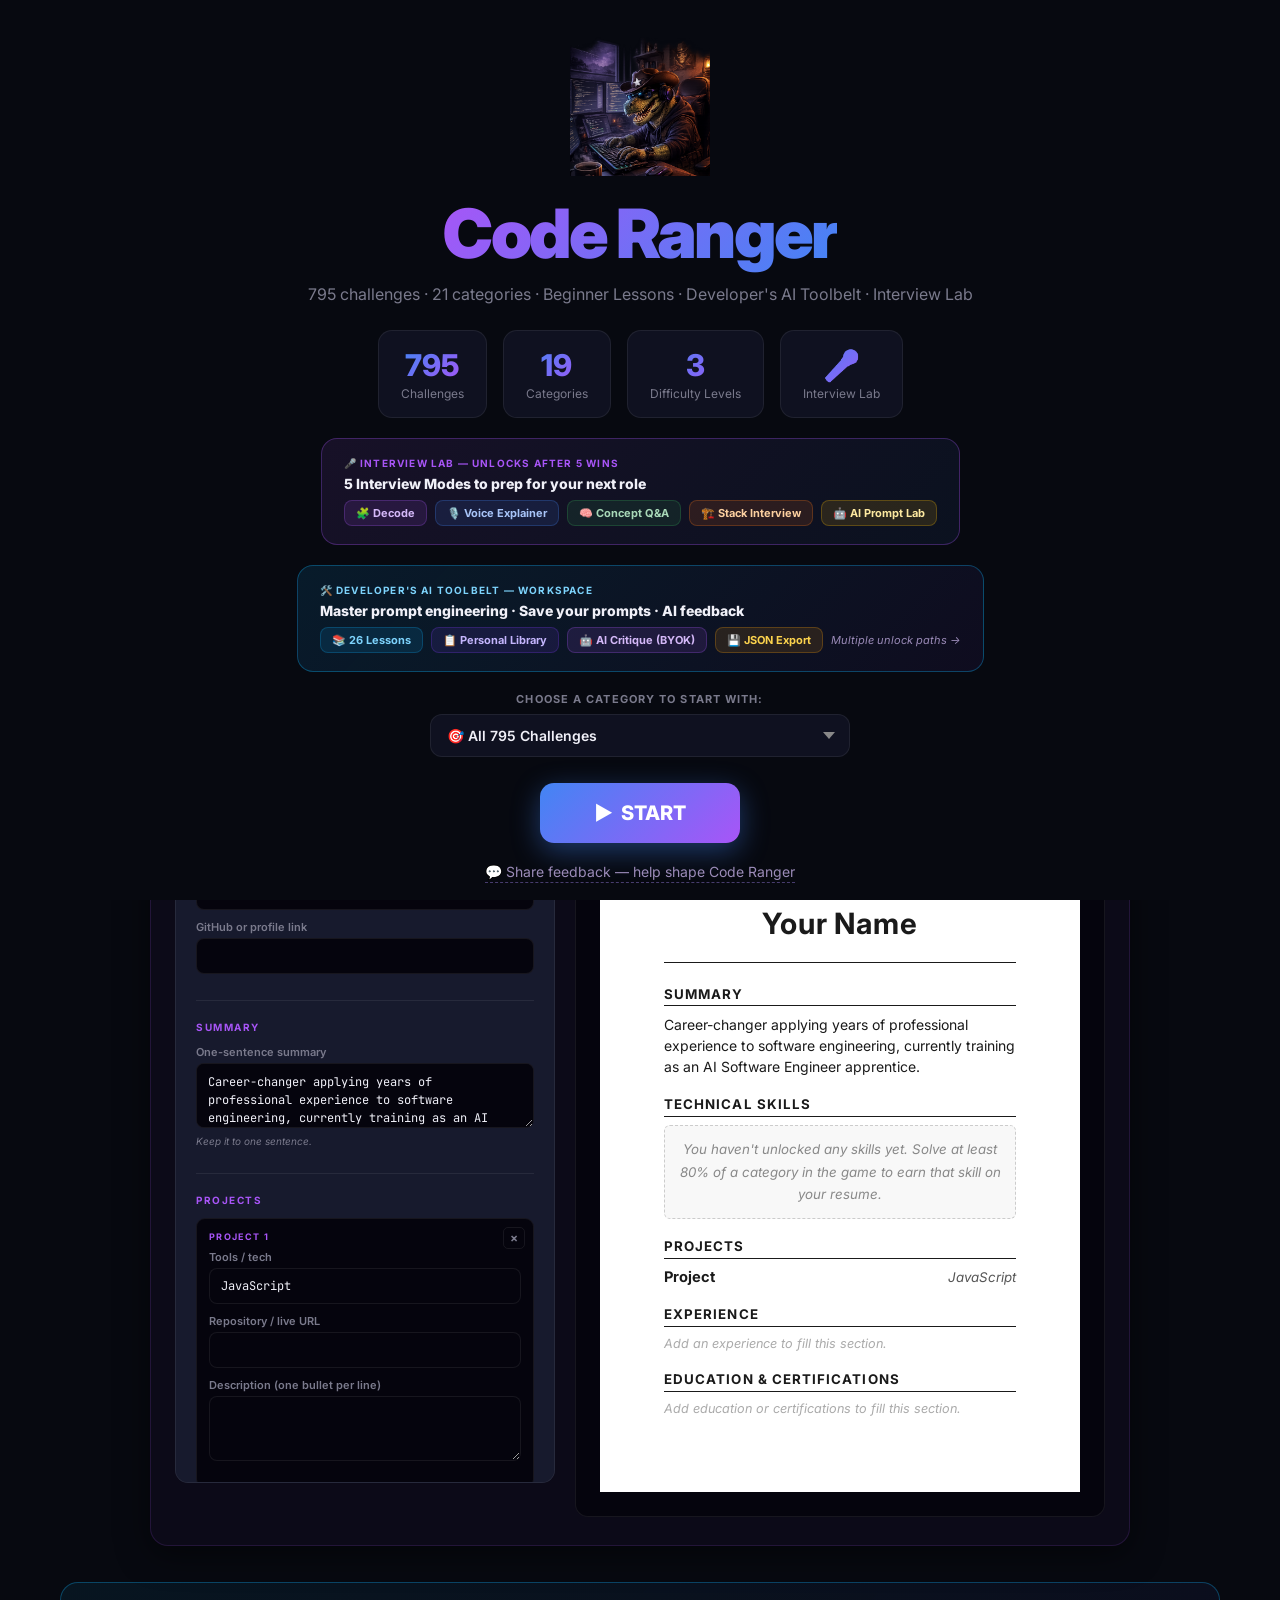
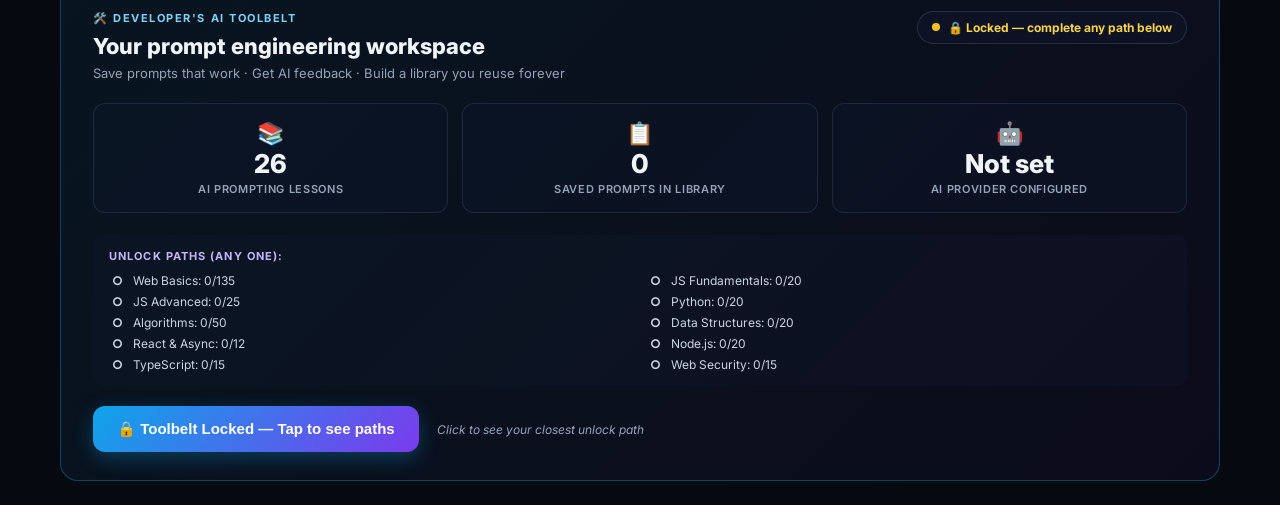
<file: index.html>
<!DOCTYPE html>
<html lang="en">
<head>
  <meta charset="UTF-8">
  <meta name="viewport" content="width=device-width, initial-scale=1.0">
  <title>Code Ranger — 795 Challenges</title>

  <!-- Google Fonts — loaded async by browser, non-blocking -->
  <link rel="preconnect" href="https://fonts.googleapis.com">
  <link rel="preconnect" href="https://fonts.gstatic.com" crossorigin>
  <link href="https://fonts.googleapis.com/css2?family=Inter:wght@300;400;500;600;700;800;900&family=JetBrains+Mono:wght@400;600&display=swap" rel="stylesheet">
  <link rel="icon" href="coderangerone.png" type="image/png">
  <!-- All styles in one external file — cached independently by the browser -->
  <link rel="stylesheet" href="style.css">
</head>
<body>

  <!-- ═══════════════════════════════
       START SCREEN
  ═══════════════════════════════ -->
  <div id="startScreen">
    <div class="start-logo" onclick="startGame()">  
      <p>  <!-- Logo image with alt text and styling -->
  <img src="coderangerone.png" alt="Code Ranger Logo" width="140" style="margin-top: 20px; align-items: center;">
    </p>
      <span class="logo-grad">Code Ranger</span>
    </div>
    <p class="start-sub">795 challenges · 21 categories · Beginner Lessons · Developer's AI Toolbelt · Interview Lab</p>

    <div class="start-stats">
      <div class="stat-box">
        <div class="stat-num">795</div>
        <div class="stat-lbl">Challenges</div>
      </div>
      <div class="stat-box">
        <div class="stat-num">19</div>
        <div class="stat-lbl">Categories</div>
      </div>
      <div class="stat-box">
        <div class="stat-num">3</div>
        <div class="stat-lbl">Difficulty Levels</div>
      </div>
      <div class="stat-box">
        <div class="stat-num">🎤</div>
        <div class="stat-lbl">Interview Lab</div>
      </div>
    </div>

    <div style="background:linear-gradient(135deg,rgba(168,85,247,0.1),rgba(66,133,244,0.07));border:1px solid rgba(168,85,247,0.3);border-radius:16px;padding:18px 22px;margin-bottom:20px;text-align:left">
      <div style="font-size:10px;font-weight:700;text-transform:uppercase;letter-spacing:0.12em;color:var(--purple);margin-bottom:6px">🎤 Interview Lab — Unlocks after 5 wins</div>
      <div style="font-size:14px;font-weight:800;margin-bottom:8px">5 Interview Modes to prep for your next role</div>
      <div style="display:flex;flex-wrap:wrap;gap:8px">
        <span style="background:rgba(168,85,247,0.12);border:1px solid rgba(168,85,247,0.25);border-radius:8px;padding:5px 11px;font-size:11px;font-weight:700;color:#d4b8f8">🧩 Decode</span>
        <span style="background:rgba(66,133,244,0.12);border:1px solid rgba(66,133,244,0.25);border-radius:8px;padding:5px 11px;font-size:11px;font-weight:700;color:#a8c4f8">🎙️ Voice Explainer</span>
        <span style="background:rgba(52,168,83,0.12);border:1px solid rgba(52,168,83,0.25);border-radius:8px;padding:5px 11px;font-size:11px;font-weight:700;color:#a8d8b8">🧠 Concept Q&amp;A</span>
        <span style="background:rgba(249,115,22,0.12);border:1px solid rgba(249,115,22,0.25);border-radius:8px;padding:5px 11px;font-size:11px;font-weight:700;color:#fcd0a0">🏗️ Stack Interview</span>
        <span style="background:rgba(251,188,4,0.12);border:1px solid rgba(251,188,4,0.25);border-radius:8px;padding:5px 11px;font-size:11px;font-weight:700;color:#fde9a0">🤖 AI Prompt Lab</span>
      </div>
    </div>

    <!-- 🛠️ Developer's AI Toolbelt teaser — entry point to the workspace -->
    <div style="background:linear-gradient(135deg,rgba(14,165,233,0.12),rgba(124,58,237,0.07));border:1px solid rgba(14,165,233,0.35);border-radius:16px;padding:18px 22px;margin-bottom:20px;text-align:left;cursor:pointer;transition:transform 0.15s,box-shadow 0.15s" onclick="Toolbelt.open()" onmouseover="this.style.transform='translateY(-2px)';this.style.boxShadow='0 8px 24px rgba(14,165,233,0.2)'" onmouseout="this.style.transform='';this.style.boxShadow=''">
      <div style="font-size:10px;font-weight:700;text-transform:uppercase;letter-spacing:0.12em;color:#7dd3fc;margin-bottom:6px">🛠️ Developer's AI Toolbelt — Workspace</div>
      <div style="font-size:14px;font-weight:800;margin-bottom:8px">Master prompt engineering · Save your prompts · AI feedback</div>
      <div style="display:flex;flex-wrap:wrap;gap:8px;align-items:center">
        <span style="background:rgba(14,165,233,0.12);border:1px solid rgba(14,165,233,0.25);border-radius:8px;padding:5px 11px;font-size:11px;font-weight:700;color:#7dd3fc">📚 26 Lessons</span>
        <span style="background:rgba(124,58,237,0.12);border:1px solid rgba(124,58,237,0.25);border-radius:8px;padding:5px 11px;font-size:11px;font-weight:700;color:#c4b5fd">📋 Personal Library</span>
        <span style="background:rgba(168,85,247,0.12);border:1px solid rgba(168,85,247,0.25);border-radius:8px;padding:5px 11px;font-size:11px;font-weight:700;color:#d4b8f8">🤖 AI Critique (BYOK)</span>
        <span style="background:rgba(245,158,11,0.12);border:1px solid rgba(245,158,11,0.25);border-radius:8px;padding:5px 11px;font-size:11px;font-weight:700;color:#fcd34d">💾 JSON Export</span>
        <span style="margin-left:auto;font-size:11px;color:#9b8bb8;font-style:italic">Multiple unlock paths →</span>
      </div>
    </div>

    <div class="start-cat-wrap">
      <label class="start-cat-lbl" for="startCatSelect">Choose a category to start with:</label>
      <select class="start-cat-select" id="startCatSelect">
        <option value="All">🎯 All 795 Challenges</option>
        <optgroup label="Languages">
          <option value="JS Fundamentals">⚡ JS Fundamentals · 30</option>
          <option value="Python">🐍 Python · 25</option>
          <option value="TypeScript">🔷 TypeScript · 25</option>
          <option value="JS Advanced">⚡✨ JS Advanced · 25</option>
          <option value="Python Advanced">🐍✨ Python Advanced · 20</option>
        </optgroup>
        <optgroup label="Web &amp; Frontend">
          <option value="HTML &amp; CSS">🎨 HTML &amp; CSS · 25</option>
          <option value="React &amp; Async">⚛️ React &amp; Async · 15</option>
          <option value="CSS Advanced">🎨✨ CSS Advanced · 20</option>
          <option value="HTTP &amp; APIs">🌐 HTTP &amp; APIs · 15</option>
        </optgroup>
        <optgroup label="Core CS">
          <option value="Algorithms">🧩 Algorithms · 115</option>
          <option value="Data Structures">🏗️ Data Structures · 30</option>
          <option value="String Methods">🔤 String Methods · 25</option>
          <option value="Array Methods">📦 Array Methods · 25</option>
        </optgroup>
        <optgroup label="Databases &amp; Backend">
          <option value="SQL">🗄️ SQL · 20</option>
          <option value="Node.js">🟢 Node.js · 25</option>
        </optgroup>
        <optgroup label="Tools &amp; Practice">
          <option value="Git &amp; CLI">🌿 Git &amp; CLI · 20</option>
          <option value="Web Security">🔒 Web Security · 20</option>
          <option value="Testing">🧪 Testing · 20</option>
        </optgroup>
        <optgroup label="Developer's AI Toolbelt">
          <option value="AI Prompting">🛠️ AI Prompting · 25 (50% Web Basics to unlock)</option>
        </optgroup>
      </select>
    </div>

    <button class="play-btn" onclick="startGame()">▶ &nbsp;START</button>
    <a href="https://tally.so/r/ODbJGY" target="_blank" rel="noopener noreferrer" class="feedback-link">
  💬 Share feedback — help shape Code Ranger
    </a>
  </div>

   
  <!-- ═══════════════════════════════
       GAME SCREEN
  ═══════════════════════════════ -->
  <div id="gameScreen">

    <!-- NAVBAR -->
    <nav class="navbar">
      <div class="nav-logo" onclick="goHome()">
        <span class="logo-grad">Code Ranger</span>
      </div>
      <div class="nav-links">
        <button class="nb blue"   onclick="toggleHint()">💡 Hint</button>
        <button class="nb cat"    onclick="openCatModal()">📂 Categories</button>
        <button class="nb green"  onclick="openLB()">🏅 Scores</button>
        <button class="nb yellow" onclick="openTrophies()">🏆 Trophies</button>
        <button class="nb purple" onclick="openDashboard()">📊 Dashboard</button>
        <button class="nb" style="border-color:rgba(252,211,77,0.4);color:#fcd34d" onclick="openCertificate()">📜 Cert</button>
        <button class="nb nb-toolbelt" onclick="Toolbelt.open()" type="button" title="Developer's AI Toolbelt — prompt library + AI feedback">🛠️ Toolbelt</button>
      </div>
      <div class="nav-right">
        <span class="lvl-lbl"  id="lvlLbl">🌱 Seedling</span>
        <span class="score-pill">⚡ <span id="scoreDisp">0</span></span>
        <span class="streak-pill" id="streakPill" title="Daily streak">🔥 0</span>
        <span class="solved-notif" id="solvedNotif">✅</span>
      </div>
    </nav>

    <!-- CATEGORY FILTER BAR (built by JS) -->
    <div class="cat-filter" id="catFilter"></div>

    <!-- HINT DRAWER -->
    <div class="hint-drawer" id="hintDrawer">
      <div class="hint-lbl">💡 Hint</div>
      <div class="hint-txt" id="hintTxt"></div>
    </div>

    <!-- PROGRESS BAR + CHALLENGE NAV -->
    <div class="progress-area">
      <div class="ch-nav" id="chNav"></div>
      <div class="prog-right">
        <span class="prog-lbl" id="progLbl">0/795</span>
        <div class="prog-bar-wrap">
          <div class="prog-bar-fill" id="progFill" style="width:0%"></div>
        </div>
      </div>
    </div>

    <!-- MAIN CHALLENGE + CODE PANEL (built by JS) -->
    <div class="main-content" id="mainContent"></div>

    <!-- BOTTOM: NAV BUTTONS + SCORE WINDOW -->
    <div class="bottom-area">
      <div class="action-row">
        <button class="btn-prev-ch" onclick="prevCh()">← Prev</button>
        <span id="chResultMsg"></span>
        <button class="btn-next-ch" onclick="nextCh()">Next →</button>
      </div>

      <div class="score-window">
        <div class="sw-header">
          <div class="sw-title">📊 Progress Board</div>
          <div class="sw-stats">
            <div class="sw-stat">
              <div class="sw-stat-num" id="swSolved" style="color:var(--green)">0</div>
              <div class="sw-stat-lbl">Solved</div>
            </div>
            <div class="sw-stat">
              <div class="sw-stat-num" id="swScore" style="color:var(--blue)">0</div>
              <div class="sw-stat-lbl">Points</div>
            </div>
            <div class="sw-stat">
              <div class="sw-stat-num" id="swTrophies" style="color:var(--yellow)">0</div>
              <div class="sw-stat-lbl">Trophies</div>
            </div>
          </div>
        </div>
        <div class="sw-list" id="swList">
          <div class="sw-empty">Solve a challenge to see progress!</div>
        </div>
        <div style="padding:12px 14px;border-top:1px solid var(--border);text-align:center">
          <button onclick="resetProgress()" style="background:transparent;border:1px solid rgba(234,67,53,0.35);color:var(--dim);border-radius:8px;padding:6px 14px;font-size:11px;font-weight:700;cursor:pointer;font-family:'Inter',sans-serif;transition:all 0.2s"
            onmouseover="this.style.borderColor='var(--red)';this.style.color='var(--red)'"
            onmouseout="this.style.borderColor='rgba(234,67,53,0.35)';this.style.color='var(--dim)'">
            🔄 Reset Progress
          </button>
        </div>
      </div>
    </div>

    <!-- ⏱️ Interview Timer -->
    <div class="interview-timer" id="interviewTimer">
      <span class="timer-label">⏱️</span>
      <span class="timer-disp" id="timerDisp">1:30</span>
      <button class="timer-toggle-btn" onclick="toggleTimer()">Start</button>
    </div>

    <!-- 📅 Daily Challenge Banner -->
    <div id="dailyBanner" class="daily-banner"></div>

    <!-- Interview Lab Banner -->
    <div class="interview-banner" id="interviewBanner" onclick="scrollToLab()">
      <div class="ib-left">
        <div class="ib-tag">🎤 Interview Lab</div>
        <div class="ib-title">Interview Lab</div>
        <div class="ib-sub" id="bannerSub">Solve 5 challenges to unlock</div>
      </div>
      <div class="ib-arrow">↓</div>
    </div>

  </div><!-- /gameScreen -->

<!-- ══════════════════════════════════
     INTERVIEW LAB
══════════════════════════════════ -->
<section id="interviewLab">
  <div class="lab-header">
    <div class="lab-tag-row">
      <div class="lab-tag">🎤 Interview Lab</div>
      <select class="lab-lang-select" id="labLangSelect" onchange="setLabLang(this.value)">
        <option value="js">⚡ JavaScript</option>
        <option value="py">🐍 Python</option>
      </select>
    </div>
    <h2 class="lab-title">Level Up Your <span>Interview Game</span></h2>
    <p class="lab-sub">Five challenge modes. Heart ratings. Voice Q&A. AI code review. Full-stack questions sourced from CoderPad, GeeksforGeeks &amp; Terminal.io.</p>
  </div>

  <!-- 5 type buttons -->
  <div class="int-type-row">
    <button class="int-type-btn active" onclick="setIntType('decode')"><span class="int-type-icon">🧩</span>Decode</button>
    <button class="int-type-btn" onclick="setIntType('voice')"><span class="int-type-icon">🎙️</span>Voice Explainer</button>
    <button class="int-type-btn" onclick="setIntType('concept')"><span class="int-type-icon">🧠</span>Concept Q&amp;A</button>
    <button class="int-type-btn" onclick="setIntType('stack')"><span class="int-type-icon">🏗️</span>Stack Interview</button>
    <button class="int-type-btn" onclick="setIntType('ai')"><span class="int-type-icon">🤖</span>AI Prompt Lab</button>
  </div>

  <div class="int-panel" id="intPanel"></div>
</section>


<!-- ══════════════════════════════════
     BUILD LAB — unlocks at 75 solved
══════════════════════════════════ -->
<section id="buildLab">

  <!-- Locked state -->
  <div id="blLocked" class="bl-locked">
    <div class="bl-lock-icon">🔒</div>
    <div class="bl-lock-tag">🛠️ Build Lab</div>
    <h2 class="bl-lock-title">Apply what you've <span>learned</span></h2>
    <p class="bl-lock-sub">After 75 solved challenges, unlock a workspace where you build real projects with the skills you've practiced. AI collaborator, live preview, downloadable starter files for VS Code &amp; GitHub.</p>
    <div class="bl-lock-progress">
      <div class="bl-lock-progress-label">
        <span id="blLockedSolved">0</span> / 75 solved · <span id="blLockedRemaining">75</span> to unlock
      </div>
      <div class="bl-lock-bar"><div class="bl-lock-bar-fill" id="blLockedFill" style="width:0%"></div></div>
    </div>
  </div>

  <!-- Unlocked state -->
  <div id="blUnlocked" class="bl-unlocked" style="display:none">

    <div class="bl-header">
      <div class="bl-tag">🛠️ Build Lab</div>
      <h2 class="bl-title">Build something <span>real</span></h2>
      <p class="bl-sub">A workspace to apply what you've learned. Try the examples, write your own code with HTML, CSS, JavaScript &amp; Python, get AI feedback, and export your work to VS Code and GitHub.</p>
    </div>

    <!-- ── Setup Guide ── -->
    <div class="bl-section">
      <div class="bl-section-title">📚 Setup — One-time</div>
      <div class="bl-setup-grid">
        <a href="https://github.com/signup" target="_blank" rel="noopener" class="bl-setup-card">
          <div class="bl-setup-icon">🐙</div>
          <div class="bl-setup-name">GitHub Account</div>
          <div class="bl-setup-desc">Free. Hosts your code &amp; portfolio. github.com/signup</div>
        </a>
        <a href="https://code.visualstudio.com/" target="_blank" rel="noopener" class="bl-setup-card">
          <div class="bl-setup-icon">💻</div>
          <div class="bl-setup-name">VS Code</div>
          <div class="bl-setup-desc">Free. The editor real engineers use. code.visualstudio.com</div>
        </a>
        <a href="https://pages.github.com/" target="_blank" rel="noopener" class="bl-setup-card">
          <div class="bl-setup-icon">🌐</div>
          <div class="bl-setup-name">GitHub Pages</div>
          <div class="bl-setup-desc">Free. Publishes your projects to the web. pages.github.com</div>
        </a>
      </div>
    </div>

    <!-- ── Examples ── -->
    <div class="bl-section">
      <div class="bl-section-title">✨ Build Inspiration — 8 examples</div>
      <p class="bl-section-sub">Click any example to load its starter code into your workspace below.</p>
      <div class="bl-examples-grid">

        <button class="bl-example-card" onclick="blLoadExample('gradient')">
          <div class="bl-example-preview" id="bl-prev-gradient">
            <div class="bl-prev-gradient-bg"></div>
          </div>
          <div class="bl-example-name">Animated Gradient Background</div>
          <div class="bl-example-tech">HTML · CSS</div>
          <div class="bl-example-desc">A flowing color background that's a stunning hero for any landing page.</div>
        </button>

        <button class="bl-example-card" onclick="blLoadExample('rotating')">
          <div class="bl-example-preview" id="bl-prev-rotating">
            <div class="bl-prev-rotating-shape"></div>
          </div>
          <div class="bl-example-name">Rotating CSS Logo</div>
          <div class="bl-example-tech">HTML · CSS</div>
          <div class="bl-example-desc">A pure-CSS animated mark — useful as a brand element or loading indicator.</div>
        </button>

        <button class="bl-example-card" onclick="blLoadExample('landing')">
          <div class="bl-example-preview" id="bl-prev-landing">
            <div class="bl-prev-landing-mock">
              <div class="bl-prev-landing-h"></div>
              <div class="bl-prev-landing-p"></div>
              <div class="bl-prev-landing-btn"></div>
            </div>
          </div>
          <div class="bl-example-name">Minimalist Landing Page</div>
          <div class="bl-example-tech">HTML · CSS</div>
          <div class="bl-example-desc">A clean one-page site — great template for a portfolio or product page.</div>
        </button>

        <button class="bl-example-card" onclick="blLoadExample('counter')">
          <div class="bl-example-preview" id="bl-prev-counter">
            <div class="bl-prev-counter-num">42</div>
            <div class="bl-prev-counter-btns">
              <span>−</span><span>+</span>
            </div>
          </div>
          <div class="bl-example-name">Interactive Counter Widget</div>
          <div class="bl-example-tech">HTML · CSS · JavaScript</div>
          <div class="bl-example-desc">A working counter you click — your first taste of interactivity.</div>
        </button>

        <button class="bl-example-card" onclick="blLoadExample('dogwalking')">
          <div class="bl-example-preview" id="bl-prev-dogwalking">
            <div class="bl-prev-dog-bg"></div>
            <div class="bl-prev-dog-emoji">🐾</div>
            <div class="bl-prev-dog-line bl-prev-dog-line-1"></div>
            <div class="bl-prev-dog-line bl-prev-dog-line-2"></div>
          </div>
          <div class="bl-example-name">Dog Walking Business Site</div>
          <div class="bl-example-tech">HTML · CSS · JavaScript</div>
          <div class="bl-example-desc">A real small-business template with services, about, and a booking form — ready to launch.</div>
        </button>

        <button class="bl-example-card" onclick="blLoadExample('memorymatch')">
          <div class="bl-example-preview" id="bl-prev-memorymatch">
            <div class="bl-prev-mm-card bl-prev-mm-card-1">🐉</div>
            <div class="bl-prev-mm-card bl-prev-mm-card-2">?</div>
            <div class="bl-prev-mm-card bl-prev-mm-card-3">🔥</div>
            <div class="bl-prev-mm-card bl-prev-mm-card-4">?</div>
          </div>
          <div class="bl-example-name">Memory Match: Dragon Cards</div>
          <div class="bl-example-tech">HTML · CSS · JavaScript</div>
          <div class="bl-example-desc">A full memory game — flip cards, find matches, beat the timer. Teaches closures and 3D transforms.</div>
        </button>

        <button class="bl-example-card" onclick="blLoadExample('magazine')">
          <div class="bl-example-preview" id="bl-prev-magazine">
            <div class="bl-prev-mag-title">ATELIER</div>
            <div class="bl-prev-mag-rule"></div>
            <div class="bl-prev-mag-h"></div>
            <div class="bl-prev-mag-p"></div>
            <div class="bl-prev-mag-p short"></div>
          </div>
          <div class="bl-example-name">Magazine / Lifestyle Landing</div>
          <div class="bl-example-tech">HTML · CSS · JavaScript</div>
          <div class="bl-example-desc">An image-heavy editorial layout with serif type — perfect for portfolio sites or blogs.</div>
        </button>

        <button class="bl-example-card" onclick="blLoadExample('pacman')">
          <div class="bl-example-preview" id="bl-prev-pacman">
            <div class="bl-prev-pac-bg"></div>
            <div class="bl-prev-pac-dot bl-prev-pac-dot-1"></div>
            <div class="bl-prev-pac-dot bl-prev-pac-dot-2"></div>
            <div class="bl-prev-pac-dot bl-prev-pac-dot-3"></div>
            <div class="bl-prev-pac-pacman"></div>
            <div class="bl-prev-pac-ghost"></div>
          </div>
          <div class="bl-example-name">Mini Pac-Man</div>
          <div class="bl-example-tech">HTML · CSS · JavaScript</div>
          <div class="bl-example-desc">A real arcade game in ~250 lines — maze, dots, ghost AI. Show learners what's possible.</div>
        </button>

      </div>
    </div>

    <!-- ── Workspace ── -->
    <div class="bl-section">
      <div class="bl-section-title">⚡ Your Workspace</div>
      <p class="bl-section-sub">Write code in any of the four files. The live preview shows HTML/CSS/JS together. Python is for download &amp; review only — run it later in VS Code.</p>

      <div class="bl-workspace">

        <!-- Editor side -->
        <div class="bl-editor-pane">
          <div class="bl-tabs">
            <button class="bl-tab active" data-file="html" onclick="blSwitchFile('html')">📄 index.html</button>
            <button class="bl-tab" data-file="css"  onclick="blSwitchFile('css')">🎨 style.css</button>
            <button class="bl-tab" data-file="js"   onclick="blSwitchFile('js')">⚡ script.js</button>
            <button class="bl-tab" data-file="py"   onclick="blSwitchFile('py')">🐍 main.py</button>
          </div>
          <textarea id="blEditor" class="bl-editor" spellcheck="false" oninput="blOnEditorInput()" onkeydown="blHandleTab(event)"></textarea>
          <div class="bl-editor-actions">
            <button class="bl-btn bl-btn-primary" onclick="blRunPreview()">▶ Run Preview</button>
            <button class="bl-btn" onclick="blDownloadCurrent()">⬇ Download File</button>
            <button class="bl-btn" onclick="blDownloadAll()">📦 Download All (.zip-style)</button>
            <button class="bl-btn bl-btn-ghost" onclick="blResetWorkspace()">↺ Reset</button>
          </div>
        </div>

        <!-- Preview side -->
        <div class="bl-preview-pane">
          <div class="bl-preview-header">
            <div class="bl-preview-dots">
              <span class="bl-dot" style="background:#ff5f57"></span>
              <span class="bl-dot" style="background:#febc2e"></span>
              <span class="bl-dot" style="background:#28c840"></span>
            </div>
            <span class="bl-preview-label">Live Preview</span>
          </div>
          <iframe id="blPreview" class="bl-preview-frame" sandbox="allow-scripts" title="Build Lab preview"></iframe>
        </div>

      </div>
    </div>

    <!-- ── AI Collaborator ── -->
    <div class="bl-section">
      <div class="bl-section-title">🤖 AI Collaborator</div>
      <p class="bl-section-sub">Get feedback on your code from Gemini. Bring your own API key — the section below explains why and how.</p>

      <!-- Education panel -->
      <div class="bl-ai-edu">
        <details>
          <summary>📖 What is an API key, why bring my own, and how do I stay safe?</summary>
          <div class="bl-ai-edu-body">
            <h4>What is an API key?</h4>
            <p>An API key is a unique password that lets your code talk to an AI service like Anthropic's Claude or Google's Gemini. When you ask the AI to review your code, the request includes your key so the service knows who to charge.</p>

            <h4>Why bring your own?</h4>
            <p>Code Ranger is a static, free app — there's no Code Ranger server holding a shared key for all users. If we used a shared key, one demo could rack up real charges. By using your own key, <strong>you control your usage and your spending</strong>.</p>

            <h4>Will other users see my key?</h4>
            <p><strong>No.</strong> Your key is stored only in your own browser (or just this session, if you choose). It is never sent to a Code Ranger server (we don't have one). It is never shared with other users. Each user's key lives in their own browser only.</p>

            <h4>What about security risks?</h4>
            <p>Honest truth: Code Ranger is open source and runs entirely in your browser. Browser-based key handling has limits:</p>
            <ul>
              <li><strong>Only paste your key on the official Code Ranger URL.</strong> Anyone could fork the code and modify it to steal keys. Check the GitHub source if unsure.</li>
              <li><strong>Use a separate, low-budget key for tools like this.</strong> Set a $5 or $25 monthly cap on your provider's console. If a key ever leaks, the damage is capped.</li>
              <li><strong>Never paste a production key</strong> from an app where billing matters. This is for learning &amp; demos only.</li>
              <li><strong>Choose "session only" storage</strong> if you're on a shared computer — the key disappears when you close the tab.</li>
            </ul>

            <h4>Spending caps — how much will this cost?</h4>
            <p>Code review uses a small amount of tokens per review. At normal use you'd spend a few cents a day at most. But mistakes happen — set a hard cap so a bug in your code can't drain your account.</p>
            <ul>
              <li><strong>Anthropic Claude:</strong> Free trial credits when you sign up. After that, set a monthly limit at <a href="https://console.anthropic.com/settings/limits" target="_blank" rel="noopener">console.anthropic.com → Settings → Limits</a>. Recommended: $5–$25.</li>
              <li><strong>Google Gemini:</strong> Generous free tier (15 requests/minute on Flash). Plenty for learning. Pay-as-you-go available if you hit limits — set a budget at <a href="https://aistudio.google.com/" target="_blank" rel="noopener">aistudio.google.com</a>.</li>
            </ul>

            <h4>Where do I create a key?</h4>
            <ul>
              <li><strong>Anthropic Claude:</strong> <a href="https://console.anthropic.com/" target="_blank" rel="noopener">console.anthropic.com</a> → API Keys → Create</li>
              <li><strong>Google Gemini:</strong> <a href="https://aistudio.google.com/app/apikey" target="_blank" rel="noopener">aistudio.google.com/app/apikey</a> → Create API Key</li>
            </ul>

            <h4>What will my key be used for in Code Ranger?</h4>
            <p>Only one thing: when you click "Get AI Feedback," Code Ranger sends your code (HTML/CSS/JS/Python from your workspace) plus the question "review this code for a beginner" directly to your chosen provider. The response comes back and is shown to you. <strong>That's it.</strong> Your key is not used for anything else.</p>
          </div>
        </details>
      </div>

      <!-- Provider + key entry -->
      <div class="bl-ai-config">
        <div class="bl-ai-row">
          <label for="blAiProvider">Provider</label>
          <select id="blAiProvider" onchange="blSaveProvider()">
            <option value="claude">Anthropic Claude (recommended for code review)</option>
            <option value="gemini">Google Gemini (has generous free tier)</option>
          </select>
        </div>
        <div class="bl-ai-row">
          <label for="blAiKey">API Key</label>
          <input type="password" id="blAiKey" placeholder="sk-ant-... or AIza..." autocomplete="off" spellcheck="false">
        </div>
        <div class="bl-ai-row bl-ai-privacy-note">
          <small>🔒 Your key stays in your browser's session storage and is automatically erased when you close this tab. It's never saved to a server.</small>
        </div>
        <div class="bl-ai-actions">
          <button class="bl-btn bl-btn-primary" onclick="blReviewCode()">🤖 Get AI Feedback</button>
          <button class="bl-btn bl-btn-ghost" onclick="blClearKey()">🗑 Clear Key</button>
        </div>
        <div id="blAiStatus" class="bl-ai-status"></div>
      </div>

      <div id="blAiResponse" class="bl-ai-response"></div>
    </div>

  </div>

</section>


<!-- ══════════════════════════════════
     RESUME BUILDER — appears below Build Lab
══════════════════════════════════ -->
<section id="resumeBuilder" class="unlocked">
  <div class="rb-header">
    <div class="rb-tag">📄 Resume Builder</div>
    <h2 class="rb-title">Build your <span>professional resume</span></h2>
    <p class="rb-sub">Fill in your personal info, projects, and experience. Code Ranger fills in the Technical Skills section automatically — based on the categories you've solved 80% or more of in the game. Keep solving to unlock more.</p>
  </div>

  <div class="rb-grid">

    <!-- ── INPUT FORM ── -->
    <aside class="rb-form">

      <div class="rb-form-section">
        <div class="rb-form-section-label">Personal</div>
        <div class="rb-form-row">
          <label for="rbName">Full name</label>
          <input type="text" id="rbName" value="Your Name" oninput="rbUpdate()">
        </div>
        <div class="rb-form-row">
          <label for="rbEmail">Email</label>
          <input type="email" id="rbEmail" value="" oninput="rbUpdate()">
        </div>
        <div class="rb-form-row">
          <label for="rbPhone">Phone</label>
          <input type="tel" id="rbPhone" value="" oninput="rbUpdate()">
        </div>
        <div class="rb-form-row">
          <label for="rbGithub">GitHub or profile link</label>
          <input type="text" id="rbGithub" value="" oninput="rbUpdate()">
        </div>
      </div>

      <div class="rb-form-section">
        <div class="rb-form-section-label">Summary</div>
        <div class="rb-form-row">
          <label for="rbSummary">One-sentence summary</label>
          <textarea id="rbSummary" oninput="rbUpdate()">Career-changer applying years of professional experience to software engineering, currently training as an AI Software Engineer apprentice.</textarea>
          <div class="hint">Keep it to one sentence.</div>
        </div>
      </div>

      <div class="rb-form-section">
        <div class="rb-form-section-label">Projects</div>
        <div id="rbProjects"></div>
        <button class="rb-add-btn" onclick="rbAddProject()">+ Add project</button>
      </div>

      <div class="rb-form-section">
        <div class="rb-form-section-label">Experience</div>
        <div id="rbExperience"></div>
        <button class="rb-add-btn" onclick="rbAddExperience()">+ Add experience</button>
      </div>

      <div class="rb-form-section">
        <div class="rb-form-section-label">Education &amp; certifications</div>
        <div id="rbEducation"></div>
        <button class="rb-add-btn" onclick="rbAddEducation()">+ Add education</button>
      </div>

    </aside>


    <!-- ── RESUME PREVIEW ── -->
    <div class="rb-preview-frame">
      <span class="rb-preview-label">RESUME · LIVE PREVIEW</span>
      <span class="rb-preview-rev" id="rbRevLabel">REV · 2026</span>

      <!-- Download buttons — three export options for different needs -->
      <div class="rb-download-bar">
        <button class="rb-dl-btn rb-dl-btn-primary" onclick="rbDownloadPDF()">
          📄 Save as PDF
        </button>
        <button class="rb-dl-btn" onclick="rbCopyAsText()">
          📋 Copy as Text
        </button>
        <button class="rb-dl-btn" onclick="rbEditInNewWindow()">
          ✏️ Edit Resume
        </button>
        <span class="rb-dl-hint">PDF: print preview. Text: paste anywhere. Edit: tweak in browser.</span>
      </div>

      <article class="rb-resume" id="rbResumeOutput"></article>
    </div>
  </div>
</section>


<!-- ═══════════════════════════════════════════════════════════════
     🛠️ AI TOOLBELT INLINE PREVIEW — Below resume on gameScreen
     Always visible. Shows unlock status + library count + open button.
     game.js: Toolbelt.renderInlinePreview() populates this on load.
═══════════════════════════════════════════════════════════════════ -->
<section id="toolbeltInline" class="tb-inline">
  <div class="tb-inline-wrap">

    <div class="tb-inline-header">
      <div class="tb-inline-title-block">
        <div class="tb-inline-eyebrow">🛠️ Developer's AI Toolbelt</div>
        <h2 class="tb-inline-title">Your prompt engineering workspace</h2>
        <p class="tb-inline-subtitle">Save prompts that work · Get AI feedback · Build a library you reuse forever</p>
      </div>
      <div class="tb-inline-status" id="tbInlineStatus">
        <span class="tb-inline-status-dot" id="tbInlineStatusDot"></span>
        <span class="tb-inline-status-text" id="tbInlineStatusText">Checking unlock status…</span>
      </div>
    </div>

    <div class="tb-inline-grid">
      <div class="tb-inline-card">
        <div class="tb-inline-card-icon">📚</div>
        <div class="tb-inline-card-num" id="tbInlineLessonsNum">26</div>
        <div class="tb-inline-card-lbl">AI Prompting lessons</div>
      </div>
      <div class="tb-inline-card">
        <div class="tb-inline-card-icon">📋</div>
        <div class="tb-inline-card-num" id="tbInlineLibraryNum">0</div>
        <div class="tb-inline-card-lbl">Saved prompts in library</div>
      </div>
      <div class="tb-inline-card">
        <div class="tb-inline-card-icon">🤖</div>
        <div class="tb-inline-card-num" id="tbInlineProviderNum">—</div>
        <div class="tb-inline-card-lbl">AI provider configured</div>
      </div>
    </div>

    <div class="tb-inline-paths" id="tbInlinePaths">
      <div class="tb-inline-paths-lbl">Unlock paths (any one):</div>
      <div class="tb-inline-paths-list" id="tbInlinePathsList"></div>
    </div>

    <div class="tb-inline-cta-row">
      <button class="tb-inline-cta" id="tbInlineCta" onclick="Toolbelt.open()" type="button">
        🛠️ Open AI Toolbelt Workspace →
      </button>
      <span class="tb-inline-cta-hint" id="tbInlineCtaHint">Full library · AI Feedback · BYOK API key</span>
    </div>

  </div>
</section>


<!-- ═══════════════════════════════════════════════════════════════
     🛠️ DEVELOPER'S AI TOOLBELT — Full workspace screen
     Hidden by default. Toolbelt.open() shows it. Closure-based logic
     lives in game.js; this is the markup it manipulates.
     All labels use 'for' attributes (per Code Ranger constraint).
═══════════════════════════════════════════════════════════════════ -->
<section id="toolbeltScreen" style="display:none;">
  <div class="tb-wrap">

    <!-- Header -->
    <div class="tb-header">
      <button class="tb-back" onclick="Toolbelt.close()" type="button" aria-label="Back to home">← Back</button>
      <div class="tb-title-block">
        <h1 class="tb-title">🛠️ Developer's AI Toolbelt</h1>
        <p class="tb-subtitle">Master prompt engineering. Save what works. Reuse forever.</p>
      </div>
    </div>

    <!-- Track selector (informational — both tracks accessible) -->
    <div class="tb-tracks">
      <div class="tb-track-card">
        <div class="tb-track-icon">🌱</div>
        <div class="tb-track-name">Foundations Track</div>
        <div class="tb-track-desc">Start here if AI prompting is new. 25 lessons cover prompt types, scenarios, and best practices.</div>
        <div class="tb-track-tag">Lessons 771–795</div>
      </div>
      <div class="tb-track-card tb-track-developer">
        <div class="tb-track-icon">⚡</div>
        <div class="tb-track-name">Developer Craft Track</div>
        <div class="tb-track-desc">Real coding scenarios for working devs. Communicating constraints, refactoring prompts, code-review craft.</div>
        <div class="tb-track-tag">Lesson 796 + more coming</div>
      </div>
    </div>

    <!-- Tabs: Lessons | My Library | AI Feedback -->
    <div class="tb-tabs">
      <button class="tb-tab active" data-tab="lessons" onclick="Toolbelt.switchTab('lessons')" type="button">📚 Browse Lessons</button>
      <button class="tb-tab" data-tab="library" onclick="Toolbelt.switchTab('library')" type="button">📋 My Library <span id="tbLibraryCount">0</span></button>
      <button class="tb-tab" data-tab="feedback" onclick="Toolbelt.switchTab('feedback')" type="button">🤖 AI Feedback</button>
    </div>

    <!-- Panel: Browse Lessons -->
    <div class="tb-panel active" data-panel="lessons">
      <div class="tb-panel-intro">
        Lessons live in the main game grid. Pick a track above to jump in, or use the buttons below.
      </div>
      <div class="tb-jumpgrid">
        <button class="tb-jumpbtn" onclick="setCat('AI Prompting');closeAllSections();showGame();" type="button">
          <div class="tb-jumpicon">🌱</div>
          <div class="tb-jumphead">Open Foundations</div>
          <div class="tb-jumpsub">25 prompt-type lessons</div>
        </button>
        <button class="tb-jumpbtn" onclick="setCat('AI Prompting');closeAllSections();showGame();go(25);" type="button">
          <div class="tb-jumpicon">⚡</div>
          <div class="tb-jumphead">Open Developer Craft</div>
          <div class="tb-jumpsub">Jump to lesson 796</div>
        </button>
      </div>
    </div>

    <!-- Panel: My Library -->
    <div class="tb-panel" data-panel="library">
      <div class="tb-library-toolbar">
        <button class="tb-btn tb-btn-primary" onclick="Toolbelt.openEditor()" type="button">+ New Prompt</button>
        <button class="tb-btn" onclick="Toolbelt.exportLibrary()" type="button">📥 Export JSON</button>
        <label for="tbImportFile" class="tb-btn">📤 Import JSON</label>
        <input type="file" id="tbImportFile" accept=".json"
               onchange="if(this.files[0]){Toolbelt.importLibrary(this.files[0]);this.value='';}"
               style="display:none;">
      </div>

      <!-- Tag filter bar -->
      <div class="tb-tagbar" id="tbTagBar"></div>

      <!-- Library cards list -->
      <div class="tb-library-list" id="tbLibraryList"></div>
    </div>

    <!-- Panel: AI Feedback -->
    <div class="tb-panel" data-panel="feedback">
      <div class="tb-panel-intro">
        Paste a prompt you wrote. Claude/Gemini will critique it and suggest a refined version.
        Refined versions can be saved straight to your Library.
      </div>

      <!-- ── BYOK API Key configuration (inside Toolbelt) ── -->
      <div class="tb-byok">
        <div class="tb-byok-title">🔑 AI Provider Setup (Bring Your Own Key)</div>
        <div class="tb-byok-row">
          <label for="tbAiProvider">Provider</label>
          <select id="tbAiProvider" onchange="Toolbelt.saveProvider()">
            <option value="claude">Anthropic Claude (recommended for prompt critique)</option>
            <option value="gemini">Google Gemini (has generous free tier)</option>
          </select>
        </div>
        <div class="tb-byok-row">
          <label for="tbAiKey">API Key</label>
          <input type="password" id="tbAiKey" placeholder="sk-ant-... or AIza..." autocomplete="off" spellcheck="false" oninput="Toolbelt.saveKey()">
        </div>
        <div class="tb-byok-note">
          🔒 Your key stays in your browser's session storage and is automatically erased when you close this tab. It's never saved to a server.
        </div>
        <div class="tb-byok-actions">
          <span id="tbKeyStatus" class="tb-byok-status">No key set</span>
          <button class="tb-btn tb-btn-ghost" onclick="Toolbelt.clearKey()" type="button">🗑 Clear Key</button>
        </div>
      </div>

      <div class="tb-fb-form">
        <label for="tbFeedbackInput" class="tb-fb-label">Your prompt:</label>
        <textarea id="tbFeedbackInput" rows="6" placeholder="Paste your prompt here — what you'd type into Claude, Copilot, Cursor, or ChatGPT..."></textarea>
        <div class="tb-fb-actions">
          <button id="tbFeedbackBtn" class="tb-btn tb-btn-primary" onclick="Toolbelt.getAIFeedback()" type="button">🤖 Get AI Feedback</button>
          <button id="tbFeedbackClearBtn" class="tb-btn tb-btn-ghost" onclick="Toolbelt.clearFeedbackForm()" type="button" title="Clear prompt and feedback to start a fresh session">🗑 Clear &amp; Start Fresh</button>
        </div>
      </div>
      <div id="tbFeedbackOutput" class="tb-fb-output"></div>
    </div>

  </div>

  <!-- Editor modal — closure-based factory exposes openEditor/saveFromEditor -->
  <div class="tb-modal" id="tbEditor">
    <div class="tb-modal-box">
      <h2 id="tbEditorTitle">Save new prompt</h2>

      <label for="tbEditorPromptTitle" class="tb-fb-label">Title</label>
      <input id="tbEditorPromptTitle" type="text" placeholder="e.g., Refactor for readability" maxlength="120">

      <label for="tbEditorBody" class="tb-fb-label">Prompt body</label>
      <textarea id="tbEditorBody" rows="14" placeholder="The exact prompt you'd send to the AI..."></textarea>

      <label for="tbEditorTags" class="tb-fb-label">Tags (comma-separated)</label>
      <input id="tbEditorTags" type="text" placeholder="refactoring, code-review, claude">

      <label for="tbEditorNotes" class="tb-fb-label">Notes (original prompt, feedback, personal notes)</label>
      <textarea id="tbEditorNotes" rows="10" placeholder="Original prompt before refinement · AI feedback you received · what you tweaked and why..."></textarea>

      <label for="tbEditorRating" class="tb-fb-label">Rating (0–5)</label>
      <input id="tbEditorRating" type="number" min="0" max="5" step="1" value="0">

      <div class="tb-modal-actions">
        <button class="tb-btn" onclick="Toolbelt.closeEditor()" type="button">Cancel</button>
        <button class="tb-btn tb-btn-primary" onclick="Toolbelt.saveFromEditor()" type="button">Save</button>
      </div>
    </div>
  </div>
</section>


  <!-- ═══════════════════════════════
       MODALS
  ═══════════════════════════════ -->

  <!-- Trophies -->
  <div class="overlay" id="trModal" onclick="closeTr(event)">
    <div class="modal">
      <button class="m-close" onclick="closeTr()">✕</button>
      <div class="m-title">🏆 Trophy Collection</div>
      <div id="trContent"></div>
    </div>
  </div>

  <!-- Leaderboard -->
  <div class="overlay" id="lbModal" onclick="closeLB(event)">
    <div class="modal">
      <button class="m-close" onclick="closeLB()">✕</button>
      <div class="m-title">🏅 Player Rankings</div>
      <div class="lb-list" id="lbList"></div>
    </div>
  </div>

  <!-- Categories -->
  <div class="overlay" id="catModal" onclick="closeCatModal(event)">
    <div class="modal">
      <button class="m-close" onclick="closeCatModal()">✕</button>
      <div class="m-title">📂 Challenge Categories</div>
      <p style="text-align:center;color:var(--dim);font-size:13px;margin-bottom:4px">
        Click a category to jump to its first challenge
      </p>
      <div class="cat-grid-modal" id="catGridModal"></div>
    </div>
  </div>

  <!-- 📊 Dashboard Modal -->
  <div class="overlay" id="dashModal" onclick="closeDash(event)">
    <div class="modal" style="max-width:700px">
      <button class="m-close" onclick="closeDash()">✕</button>
      <div class="m-title">📊 Performance Dashboard</div>
      <div id="dashContent"></div>
    </div>
  </div>

  <!-- 📜 Certificate Modal -->
  <div class="overlay" id="certModal" onclick="closeCert(event)">
    <div class="modal" style="max-width:640px">
      <button class="m-close" onclick="closeCert()">✕</button>
      <div class="m-title">📜 Developer Certificate</div>
      <div id="certBody"></div>
    </div>
  </div>

  <!-- 📤 Share Card Modal -->
  <div class="overlay" id="shareModal" onclick="closeShare(event)">
    <div class="modal" style="max-width:520px">
      <button class="m-close" onclick="closeShare()">✕</button>
      <div class="m-title">📤 Share Your Progress</div>
      <pre id="shareText" class="share-text-box"></pre>
      <div style="display:flex;gap:10px;justify-content:center;margin-top:16px;flex-wrap:wrap">
        <button id="copyBtn" class="cap-action-btn blue" onclick="copyShareText()">📋 Copy</button>
        <button class="cap-action-btn" style="background:rgba(255,255,255,0.05);border:1px solid var(--border)" onclick="closeShare()">Close</button>
      </div>
    </div>
  </div>

  <!-- 🎉 Milestone Toast -->
  <div class="milestone-toast" id="milestoneToast"></div>

  <!-- Trophy unlock toast -->
  <div class="tu-toast" id="tuToast">
    <span class="tu-e" id="tuE">🏆</span>
    <div class="tu-l">Trophy Unlocked!</div>
    <div class="tu-n" id="tuN">—</div>
    <div class="tu-d" id="tuD">—</div>
  </div>


  <!-- ═══════════════════════════════
       SCRIPTS — defer means:
       • downloaded in parallel with HTML parsing
       • executed in order AFTER HTML is fully parsed
       • page renders immediately, JS runs after
  ═══════════════════════════════ -->
  <!-- Resume download libraries — loaded from CDN -->
  <!-- Resume PDF uses native window.print(). No external libraries needed. -->

  <script src="game.js" defer></script>

  <!-- ══════════════════════════════════
       BACK TO LESSONS BUTTON
       Floating button that appears when user scrolls past gameScreen,
       so users can get back to Web Basics from Interview Lab / Build Lab.
  ══════════════════════════════════ -->
  <button
    id="backToLessonsBtn"
    class="back-to-lessons-btn"
    type="button"
    aria-label="Back to lessons"
    onclick="(function(){var tb=document.getElementById('toolbeltScreen');var gs=document.getElementById('gameScreen');var ss=document.getElementById('startScreen');if(tb&&tb.style.display!=='none'&&tb.style.display!==''){tb.style.display='none';}if(ss){ss.style.display='none';}if(gs){gs.style.display='flex';gs.style.flexDirection='column';gs.scrollIntoView({behavior:'smooth',block:'start'});}else{window.scrollTo({top:0,behavior:'smooth'});}})();"
  >
    <span class="btl-arrow">↑</span>
    <span class="btl-text">Back to Lessons</span>
  </button>

  <script>
    // Show "Back to Lessons" button when the user is:
    //   (a) on the Toolbelt overlay screen (gameScreen is hidden), OR
    //   (b) scrolled down past the lessons area on the long-scroll page
    (function () {
      var btn = document.getElementById('backToLessonsBtn');
      if (!btn) return;

      function updateVisibility() {
        var tb = document.getElementById('toolbeltScreen');
        var gs = document.getElementById('gameScreen');

        // Toolbelt visible? Show button so user can get back to lessons.
        var toolbeltVisible = tb && window.getComputedStyle(tb).display !== 'none';

        // Otherwise check scroll position on the main page.
        var scrolled = window.scrollY || window.pageYOffset || 0;
        var scrolledDown = scrolled > 600;

        // Don't show button on the start/splash screen.
        var ss = document.getElementById('startScreen');
        var onStartScreen = ss && window.getComputedStyle(ss).display !== 'none';

        btn.classList.toggle('visible', !onStartScreen && (toolbeltVisible || scrolledDown));
      }

      window.addEventListener('scroll', updateVisibility, { passive: true });
      window.addEventListener('resize', updateVisibility);
      // Re-check periodically so we catch display-changes from Toolbelt.open/close
      setInterval(updateVisibility, 400);
      updateVisibility();
    })();
  </script>

</body>
</html>
</file>
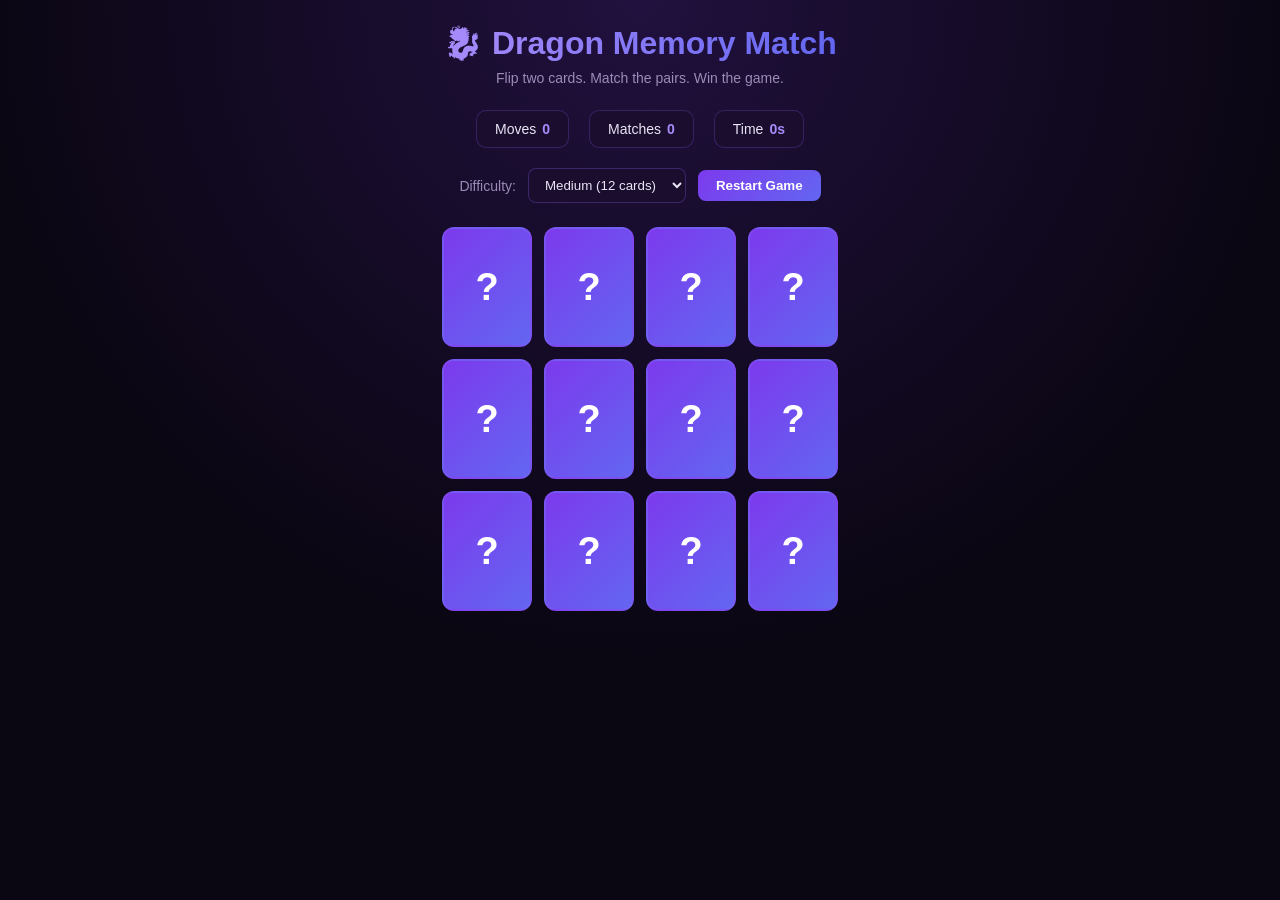
<file: build-inspiration-memory-match.html>
<!DOCTYPE html>
<!--
═══════════════════════════════════════════════════════════════════════════
  CODE RANGER — BUILD INSPIRATION #X
  Memory Match: Dragon Cards
═══════════════════════════════════════════════════════════════════════════
  WHAT THIS TEACHES:
    • CSS 3D transforms (rotateY) for the card flip effect
    • CSS transitions for smooth animation
    • JavaScript closures to keep game state private
    • Event delegation for clicking many cards efficiently
    • DOM manipulation with textContent and classList
    • Array shuffling with the Fisher–Yates algorithm
    • Form labels with the `for` attribute (accessibility)

  DIFFICULTY: Intermediate
  TAGS: HTML · CSS · JavaScript
═══════════════════════════════════════════════════════════════════════════
-->
<html lang="en">
<head>
<meta charset="UTF-8">
<meta name="viewport" content="width=device-width, initial-scale=1.0">
<title>Dragon Memory Match — Code Ranger</title>
<style>
  /* ───────────────────────────────────────────────────────────────
     SECTION 1: BASE STYLES
     Sets up the page background, fonts, and centers the game.
     ─────────────────────────────────────────────────────────────── */
  * { box-sizing: border-box; margin: 0; padding: 0; }

  /* CSS custom properties (variables) — easy to theme the whole game
     by changing values here instead of hunting through the file. */
  :root {
    --bg-dark: #0a0612;
    --bg-card: #1a0d2e;
    --purple: #a78bfa;
    --purple-deep: #7c3aed;
    --indigo: #6366f1;
    --text: #e9e4f5;
    --text-dim: #9b8bb8;
    --success: #34d399;
  }

  body {
    font-family: 'Inter', -apple-system, sans-serif;
    background: var(--bg-dark);
    color: var(--text);
    min-height: 100vh;
    display: flex;
    flex-direction: column;
    align-items: center;
    padding: 24px 16px;
    /* Subtle radial glow behind the game, like the Code Ranger app */
    background-image:
      radial-gradient(circle at 50% 0%, rgba(124, 58, 237, 0.2) 0%, transparent 60%);
  }

  /* ───────────────────────────────────────────────────────────────
     SECTION 2: HEADER & CONTROLS
     Title, stats display, difficulty selector, restart button.
     ─────────────────────────────────────────────────────────────── */
  h1 {
    font-size: 32px;
    font-weight: 800;
    background: linear-gradient(90deg, var(--purple), var(--indigo));
    -webkit-background-clip: text;
    background-clip: text;
    -webkit-text-fill-color: transparent;
    margin-bottom: 8px;
  }

  .subtitle {
    color: var(--text-dim);
    margin-bottom: 24px;
    font-size: 14px;
  }

  .stats {
    display: flex;
    gap: 20px;
    margin-bottom: 20px;
    font-size: 14px;
  }

  .stat {
    background: var(--bg-card);
    padding: 10px 18px;
    border-radius: 10px;
    border: 1px solid rgba(139, 92, 246, 0.25);
  }

  .stat strong { color: var(--purple); margin-left: 6px; }

  /* Difficulty form — uses <label for="..."> pattern so clicking
     the text focuses the matching input. Good accessibility practice. */
  .controls {
    display: flex;
    gap: 12px;
    align-items: center;
    margin-bottom: 24px;
    flex-wrap: wrap;
    justify-content: center;
  }

  .controls label {
    color: var(--text-dim);
    font-size: 14px;
    cursor: pointer;
  }

  .controls select {
    background: var(--bg-card);
    color: var(--text);
    border: 1px solid rgba(139, 92, 246, 0.3);
    padding: 8px 12px;
    border-radius: 8px;
    font-family: inherit;
    cursor: pointer;
  }

  .controls button {
    background: linear-gradient(135deg, var(--purple-deep), var(--indigo));
    color: white;
    border: none;
    padding: 8px 18px;
    border-radius: 8px;
    font-weight: 600;
    cursor: pointer;
    font-family: inherit;
    transition: transform 0.15s ease;
  }

  .controls button:hover { transform: translateY(-1px); }

  /* ───────────────────────────────────────────────────────────────
     SECTION 3: THE GAME BOARD
     Grid layout adapts to difficulty (more cards = more columns).
     ─────────────────────────────────────────────────────────────── */
  .board {
    display: grid;
    gap: 12px;
    perspective: 1000px; /* Enables 3D flip — required for rotateY effect */
  }

  /* Three difficulty layouts. JS adds one of these classes to .board */
  .board.easy   { grid-template-columns: repeat(3, 90px); }
  .board.medium { grid-template-columns: repeat(4, 90px); }
  .board.hard   { grid-template-columns: repeat(6, 80px); }

  /* ───────────────────────────────────────────────────────────────
     SECTION 4: THE FLIPPING CARD
     This is the centerpiece of the lesson. The trick:
       1. .card is a wrapper with perspective.
       2. .card-inner rotates 180° on the Y-axis when flipped.
       3. Two children (.front and .back) are positioned on top of
          each other, both with backface-visibility: hidden, so only
          one is visible at a time during the flip.
     ─────────────────────────────────────────────────────────────── */
  .card {
    aspect-ratio: 3 / 4;       /* Cards keep card-like proportions */
    cursor: pointer;
    background: transparent;   /* The wrapper itself is invisible */
  }

  .card-inner {
    position: relative;
    width: 100%;
    height: 100%;
    transition: transform 0.5s; /* Smooth flip animation */
    transform-style: preserve-3d; /* Children render in 3D space */
  }

  /* When the card has the .flipped class, rotate the inner half-turn */
  .card.flipped .card-inner {
    transform: rotateY(180deg);
  }

  /* Matched cards get a slight glow + locked-in feel */
  .card.matched .card-inner {
    transform: rotateY(180deg);
    box-shadow: 0 0 24px rgba(52, 211, 153, 0.4);
    border-radius: 12px;
  }

  .card-face {
    position: absolute;
    inset: 0;
    border-radius: 12px;
    display: flex;
    align-items: center;
    justify-content: center;
    backface-visibility: hidden; /* Hides the side facing away */
    font-size: 38px;
    border: 2px solid rgba(139, 92, 246, 0.3);
  }

  /* The back is what shows by default (face down) */
  .card-back {
    background: linear-gradient(135deg, var(--purple-deep), var(--indigo));
    color: white;
    font-weight: 800;
  }

  /* The front is what's revealed when flipped.
     Rotated 180° so it shows correctly when the wrapper flips. */
  .card-front {
    background: var(--bg-card);
    transform: rotateY(180deg);
  }

  /* ───────────────────────────────────────────────────────────────
     SECTION 5: WIN MESSAGE
     Shown when all pairs are matched.
     ─────────────────────────────────────────────────────────────── */
  .win-message {
    margin-top: 24px;
    padding: 20px 32px;
    background: linear-gradient(135deg, rgba(124, 58, 237, 0.2), rgba(99, 102, 241, 0.2));
    border: 1px solid var(--purple);
    border-radius: 12px;
    text-align: center;
    display: none; /* JS toggles to 'block' on win */
  }

  .win-message.show { display: block; }
  .win-message h2 { color: var(--purple); margin-bottom: 8px; }
</style>
</head>
<body>

  <!-- ─────────────────────────────────────────────────────────────
       HTML STRUCTURE
       Semantic sections: header > controls > board > win message
       ───────────────────────────────────────────────────────────── -->
  <h1>🐉 Dragon Memory Match</h1>
  <p class="subtitle">Flip two cards. Match the pairs. Win the game.</p>

  <div class="stats">
    <div class="stat">Moves<strong id="moveCount">0</strong></div>
    <div class="stat">Matches<strong id="matchCount">0</strong></div>
    <div class="stat">Time<strong id="timer">0s</strong></div>
  </div>

  <!--
    DIFFICULTY FORM
    Note: every <label> uses `for` to associate with its input by ID.
    This is required for accessibility (screen readers) and a Code Ranger constraint.
  -->
  <div class="controls">
    <label for="difficulty">Difficulty:</label>
    <select id="difficulty" name="difficulty">
      <option value="easy">Easy (6 cards)</option>
      <option value="medium" selected>Medium (12 cards)</option>
      <option value="hard">Hard (24 cards)</option>
    </select>
    <button id="restartBtn" type="button">Restart Game</button>
  </div>

  <!-- The board itself — JS will fill it with .card elements -->
  <div class="board medium" id="board"></div>

  <!-- Win screen, hidden by default -->
  <div class="win-message" id="winMessage">
    <h2>🏆 You Won!</h2>
    <p id="winStats">Stats appear here</p>
  </div>

<script>
/* ═══════════════════════════════════════════════════════════════════════
   JAVASCRIPT — Memory Match Game Logic
   ═══════════════════════════════════════════════════════════════════════
   ARCHITECTURE OVERVIEW:
     We wrap everything in an IIFE (Immediately Invoked Function Expression)
     to create a closure. This keeps all game state (moves, matches, timer)
     PRIVATE — nothing leaks into the global window object. Only the methods
     we explicitly return become accessible from outside.

     This pattern is called the "Module Pattern" and is one of the most
     important JavaScript techniques for organizing real-world code.
   ═══════════════════════════════════════════════════════════════════════ */

const Game = (function() {
  /* ─── PRIVATE STATE (only accessible inside this closure) ─── */
  let moves = 0;          // Count of card pairs flipped
  let matches = 0;        // Count of matched pairs
  let firstCard = null;   // The first card in a pair being checked
  let secondCard = null;  // The second card in a pair being checked
  let isLocked = false;   // Prevents clicking during animation
  let startTime = null;   // Timestamp when game started
  let timerInterval = null; // setInterval ID so we can clear it

  /* ─── DRAGON EMOJI POOL (the card faces) ─── */
  /* We pick a subset of these based on difficulty. */
  const dragonEmojis = ['🐉', '🔥', '🐲', '⚔️', '🛡️', '🗡️',
                        '👑', '💎', '⚡', '🌙', '⭐', '🏰'];

  /* ─── DOM REFERENCES (cached so we don't query repeatedly) ─── */
  const board = document.getElementById('board');
  const moveCountEl = document.getElementById('moveCount');
  const matchCountEl = document.getElementById('matchCount');
  const timerEl = document.getElementById('timer');
  const winMessage = document.getElementById('winMessage');
  const winStats = document.getElementById('winStats');
  const difficultySelect = document.getElementById('difficulty');
  const restartBtn = document.getElementById('restartBtn');

  /* ─── HELPER: Fisher–Yates shuffle ─────────────────────────────
     Classic algorithm for randomizing an array in-place.
     Works by walking backward through the array and swapping each
     element with a random earlier one. Genuinely random — better
     than `sort(() => Math.random() - 0.5)` which is biased.
     ─────────────────────────────────────────────────────────────── */
  function shuffle(arr) {
    for (let i = arr.length - 1; i > 0; i--) {
      const j = Math.floor(Math.random() * (i + 1));
      [arr[i], arr[j]] = [arr[j], arr[i]]; // destructuring swap
    }
    return arr;
  }

  /* ─── BUILD CARD DECK BASED ON DIFFICULTY ─────────────────────── */
  function buildDeck(difficulty) {
    const pairCounts = { easy: 3, medium: 6, hard: 12 };
    const pairCount = pairCounts[difficulty];
    const chosen = dragonEmojis.slice(0, pairCount);
    /* Each emoji appears twice (the pair), then we shuffle */
    return shuffle([...chosen, ...chosen]);
  }

  /* ─── CREATE A SINGLE CARD ELEMENT ────────────────────────────── */
  function createCard(emoji, index) {
    /* Outer wrapper */
    const card = document.createElement('div');
    card.className = 'card';
    card.dataset.emoji = emoji; // Store value for matching logic
    card.dataset.index = index; // Unique position identifier

    /* Inner element that does the rotation */
    const inner = document.createElement('div');
    inner.className = 'card-inner';

    /* The back face (purple gradient, shown by default) */
    const back = document.createElement('div');
    back.className = 'card-face card-back';
    back.textContent = '?';  // Using textContent — Code Ranger constraint

    /* The front face (revealed when flipped) */
    const front = document.createElement('div');
    front.className = 'card-face card-front';
    front.textContent = emoji;  // Using textContent — Code Ranger constraint

    /* Assemble: card > inner > [back, front] */
    inner.appendChild(back);
    inner.appendChild(front);
    card.appendChild(inner);

    return card;
  }

  /* ─── HANDLE A CARD CLICK ─────────────────────────────────────── */
  function handleCardClick(event) {
    /* Find the .card element that was clicked (event delegation).
       The click might land on the inner div or a face — closest()
       walks up the DOM tree to find the nearest .card ancestor. */
    const card = event.target.closest('.card');
    if (!card) return; // Click wasn't on a card

    /* Ignore clicks on already-flipped, matched, or during animation */
    if (isLocked) return;
    if (card.classList.contains('flipped')) return;
    if (card.classList.contains('matched')) return;

    /* Flip the card */
    card.classList.add('flipped');

    /* Start the timer on the very first click of the game */
    if (startTime === null) {
      startTime = Date.now();
      timerInterval = setInterval(updateTimer, 1000);
    }

    /* First or second card in a pair? */
    if (firstCard === null) {
      firstCard = card;
    } else {
      secondCard = card;
      moves++;
      moveCountEl.textContent = moves;  // textContent — Code Ranger constraint
      checkForMatch();
    }
  }

  /* ─── CHECK IF THE TWO FLIPPED CARDS MATCH ────────────────────── */
  function checkForMatch() {
    const isMatch = firstCard.dataset.emoji === secondCard.dataset.emoji;

    if (isMatch) {
      /* Lock them in as matched */
      firstCard.classList.add('matched');
      secondCard.classList.add('matched');
      matches++;
      matchCountEl.textContent = matches;
      resetPairTracking();

      /* Check if all pairs are matched (win condition) */
      const totalPairs = board.children.length / 2;
      if (matches === totalPairs) {
        endGame();
      }
    } else {
      /* No match — flip both back after a brief delay so the player
         has time to see what was there */
      isLocked = true;
      setTimeout(() => {
        firstCard.classList.remove('flipped');
        secondCard.classList.remove('flipped');
        resetPairTracking();
        isLocked = false;
      }, 900);
    }
  }

  function resetPairTracking() {
    firstCard = null;
    secondCard = null;
  }

  /* ─── TIMER UPDATE (called every second) ──────────────────────── */
  function updateTimer() {
    const elapsed = Math.floor((Date.now() - startTime) / 1000);
    timerEl.textContent = elapsed + 's';
  }

  /* ─── END GAME (win condition met) ────────────────────────────── */
  function endGame() {
    clearInterval(timerInterval);
    const elapsed = Math.floor((Date.now() - startTime) / 1000);
    winStats.textContent = `Completed in ${moves} moves and ${elapsed} seconds!`;
    winMessage.classList.add('show');
  }

  /* ─── START / RESTART THE GAME ────────────────────────────────── */
  function startGame() {
    /* Reset all state */
    moves = 0;
    matches = 0;
    firstCard = null;
    secondCard = null;
    isLocked = false;
    startTime = null;
    if (timerInterval) clearInterval(timerInterval);

    /* Reset UI */
    moveCountEl.textContent = '0';
    matchCountEl.textContent = '0';
    timerEl.textContent = '0s';
    winMessage.classList.remove('show');

    /* Clear and rebuild board */
    const difficulty = difficultySelect.value;
    board.className = 'board ' + difficulty;
    board.textContent = ''; // Clear children (textContent='' is fastest)

    const deck = buildDeck(difficulty);
    deck.forEach((emoji, index) => {
      board.appendChild(createCard(emoji, index));
    });
  }

  /* ─── EVENT LISTENERS ─────────────────────────────────────────── */
  /* Event delegation: one listener on the board catches all card clicks.
     Far more efficient than attaching a listener to every card. */
  board.addEventListener('click', handleCardClick);
  restartBtn.addEventListener('click', startGame);
  difficultySelect.addEventListener('change', startGame);

  /* ─── PUBLIC API (returned from the closure) ──────────────────── */
  /* Only `start` is exposed. Everything else is private. */
  return {
    start: startGame
  };
})();

/* Kick off the game on page load */
Game.start();

/* ═══════════════════════════════════════════════════════════════════════
   END OF GAME LOGIC
   Total lines of meaningful code: ~120
   Concepts demonstrated:
     ✓ IIFE / Module Pattern (closure-based encapsulation)
     ✓ 3D CSS transforms with backface-visibility
     ✓ Event delegation
     ✓ Fisher–Yates shuffle
     ✓ DOM manipulation with textContent (not innerHTML, for safety)
     ✓ State machine logic (first card → second card → match check)
     ✓ setInterval / clearInterval for the timer
   ═══════════════════════════════════════════════════════════════════════ */
</script>
</body>
</html>
</file>
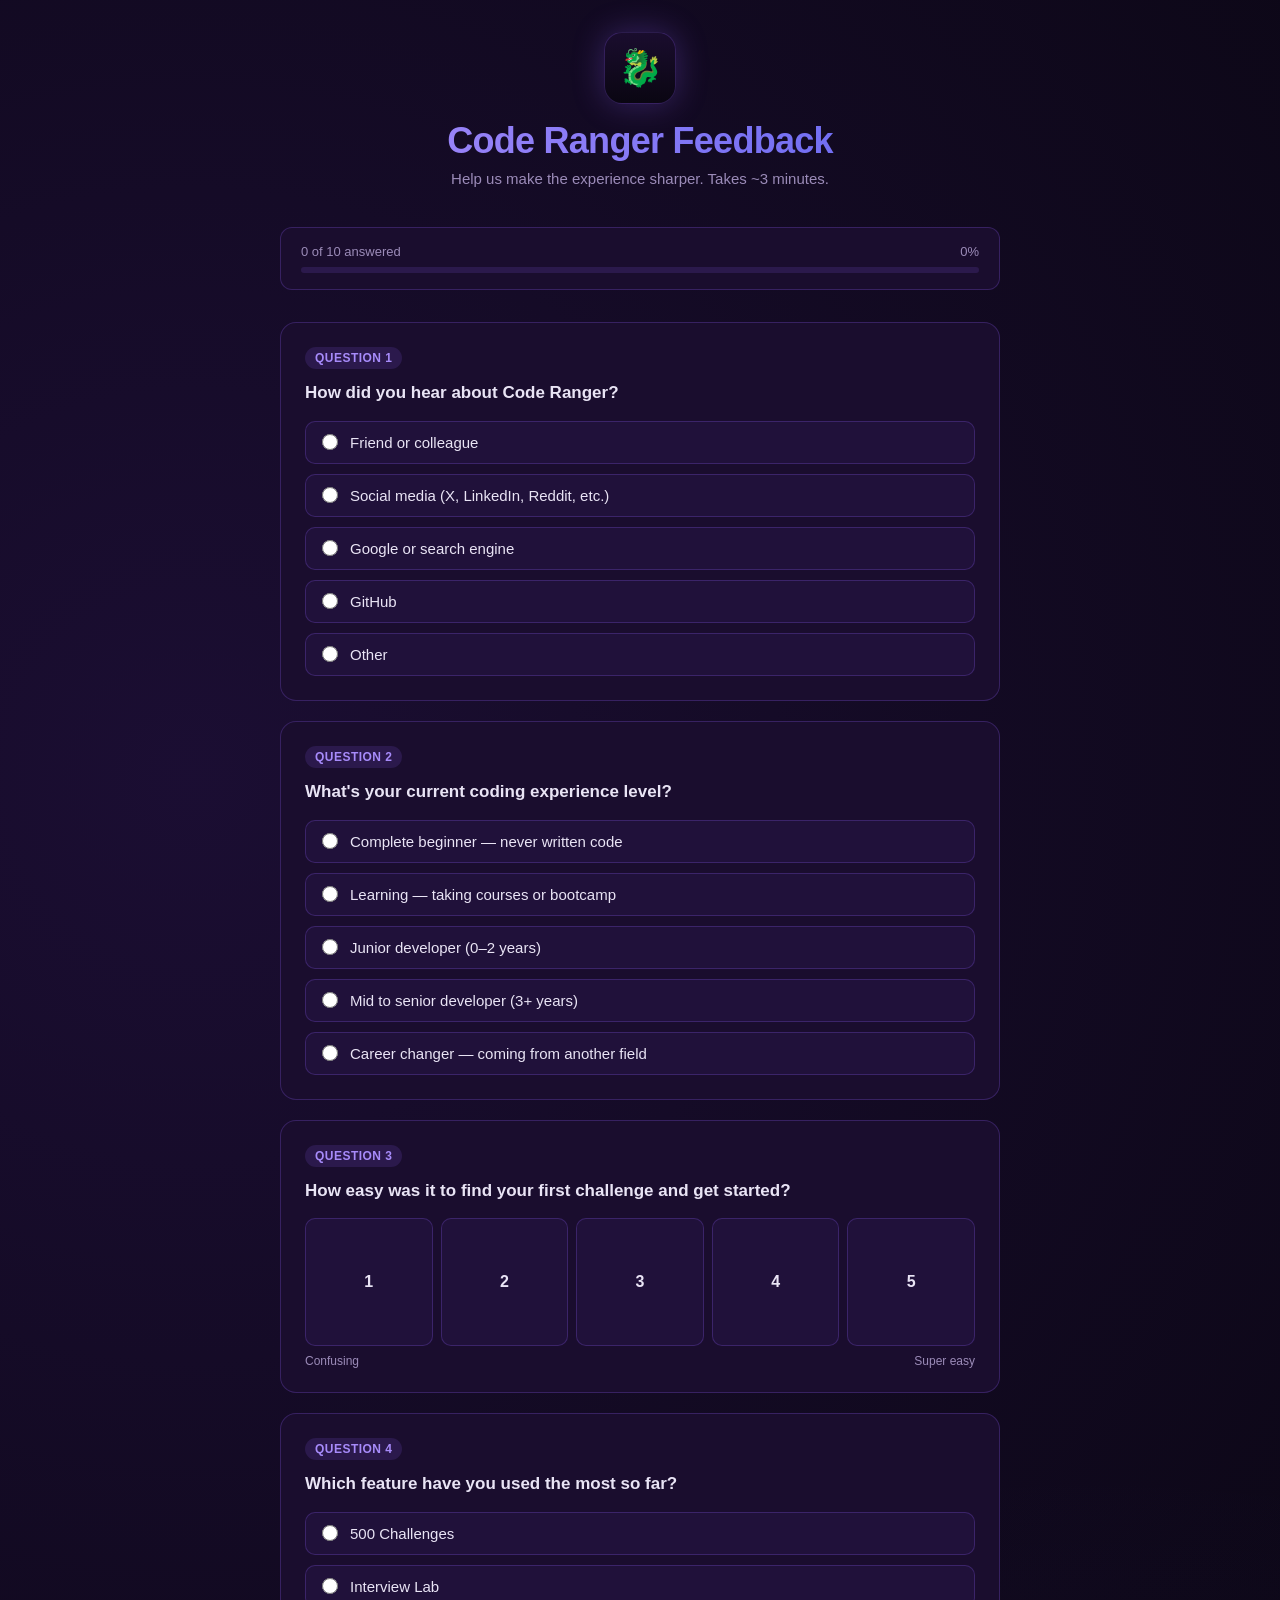
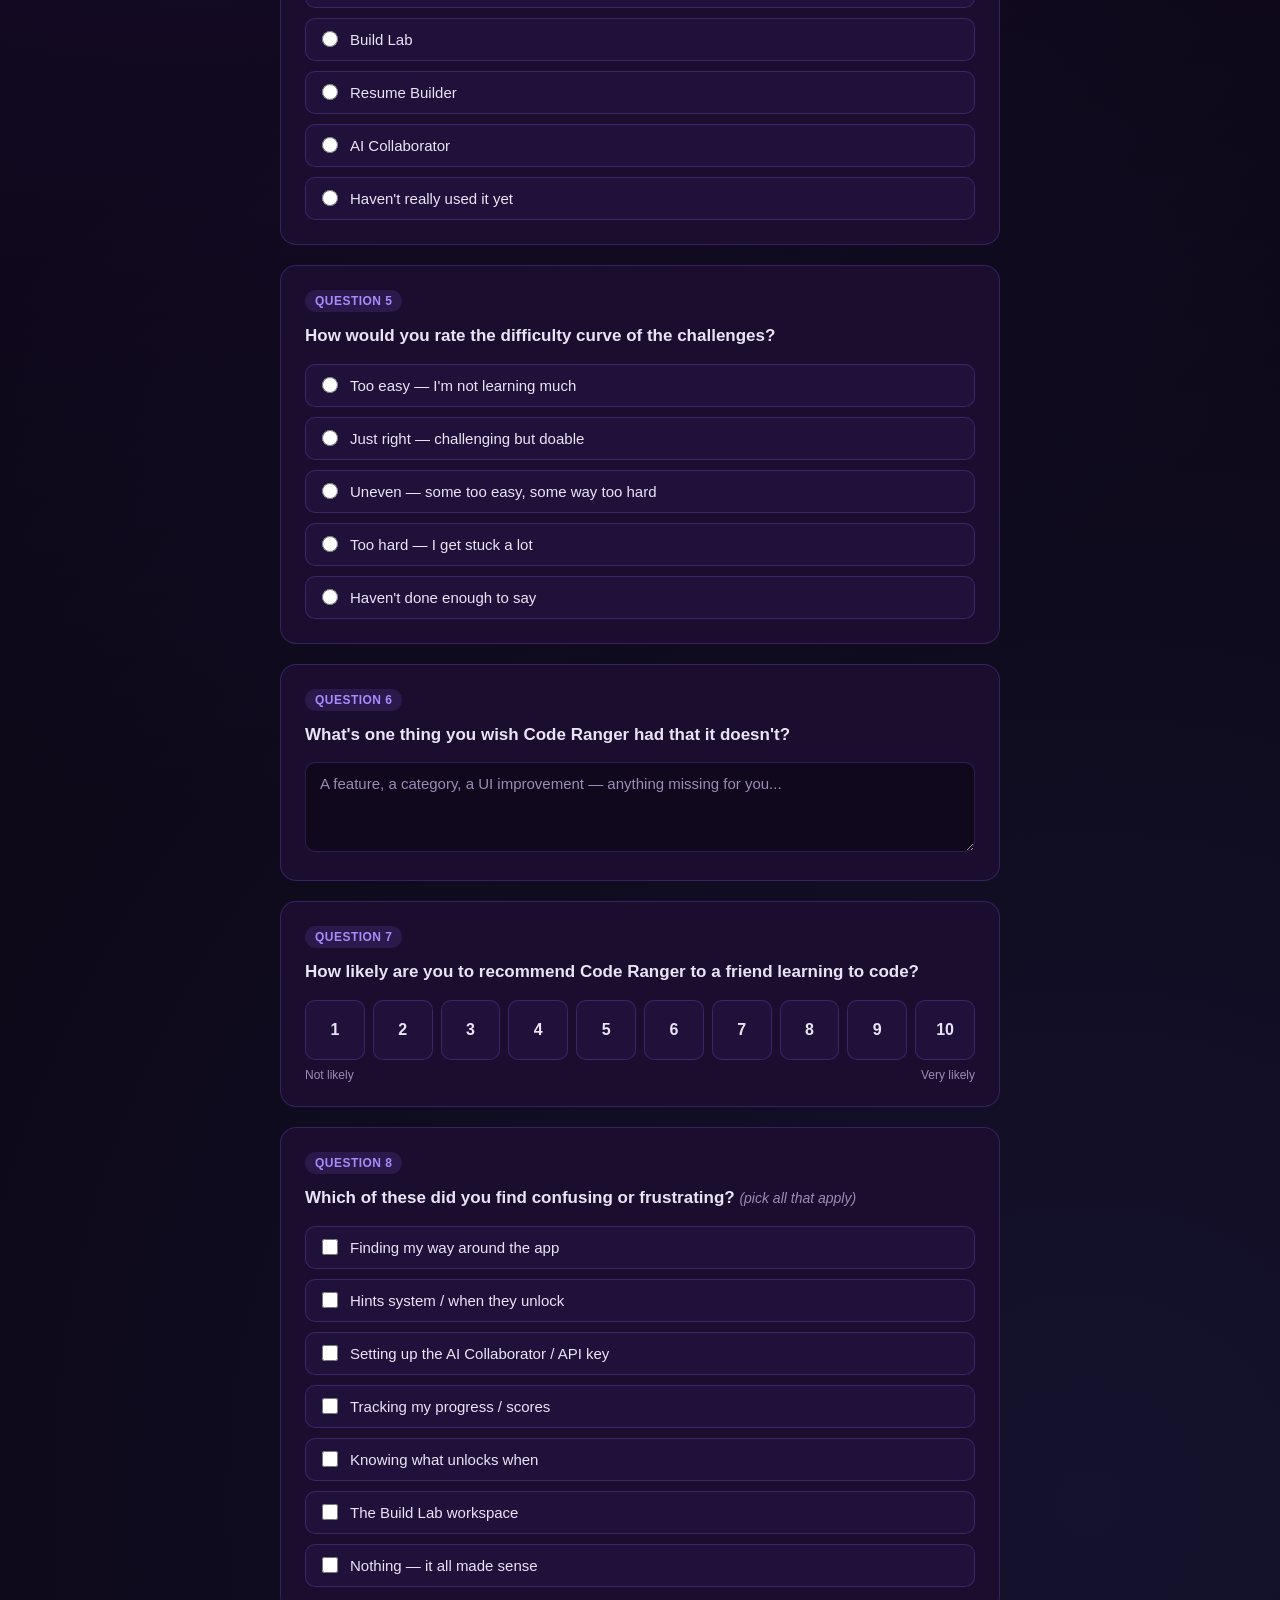
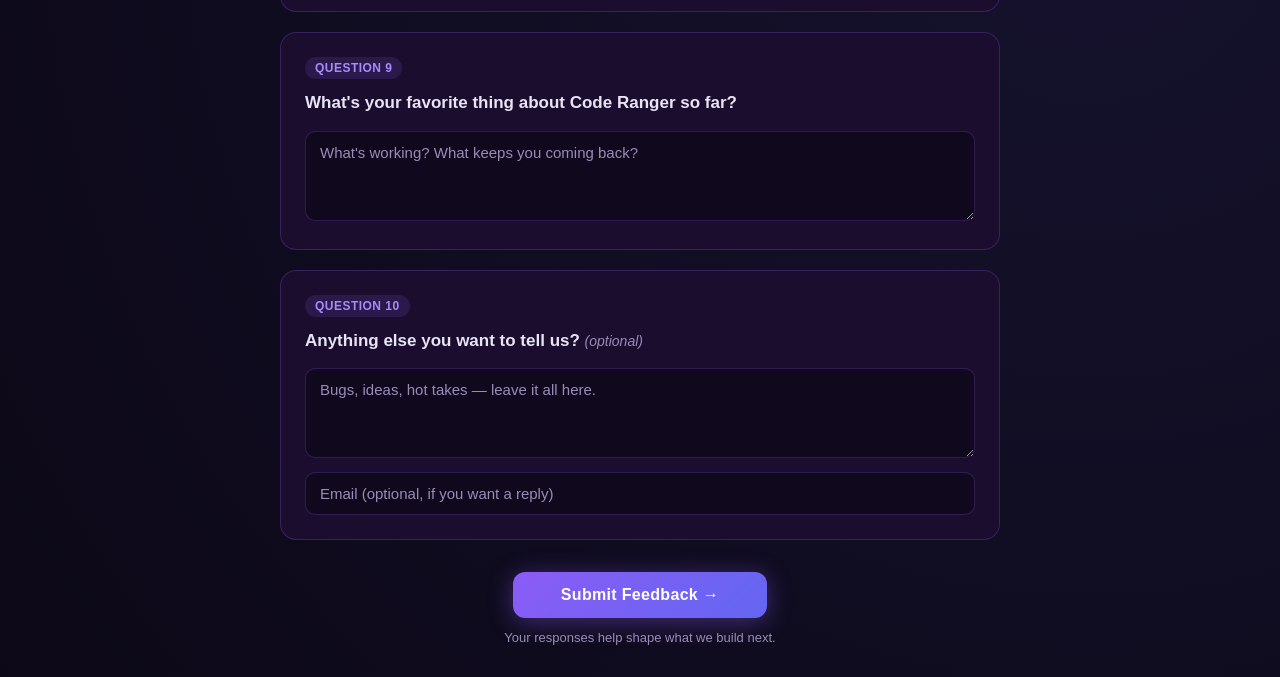
<file: code ranger ux survey.html>
<!DOCTYPE html>
<html lang="en">
<head>
<meta charset="UTF-8">
<meta name="viewport" content="width=device-width, initial-scale=1.0">
<title>Code Ranger — UX Feedback Survey</title>
<style>
  * { box-sizing: border-box; margin: 0; padding: 0; }

  :root {
    --bg-dark: #0a0612;
    --bg-card: #1a0d2e;
    --bg-card-hover: #251440;
    --purple-light: #c4b5fd;
    --purple: #a78bfa;
    --purple-mid: #8b5cf6;
    --purple-deep: #7c3aed;
    --indigo: #6366f1;
    --border: rgba(139, 92, 246, 0.25);
    --border-hover: rgba(167, 139, 250, 0.6);
    --text: #e9e4f5;
    --text-dim: #9b8bb8;
    --yellow: #fde047;
  }

  body {
    font-family: 'Inter', -apple-system, BlinkMacSystemFont, 'Segoe UI', sans-serif;
    background: var(--bg-dark);
    color: var(--text);
    min-height: 100vh;
    padding: 32px 16px;
    background-image:
      radial-gradient(circle at 15% 20%, rgba(124, 58, 237, 0.15) 0%, transparent 50%),
      radial-gradient(circle at 85% 80%, rgba(99, 102, 241, 0.12) 0%, transparent 50%);
  }

  .container {
    max-width: 720px;
    margin: 0 auto;
  }

  /* Header */
  .header {
    text-align: center;
    margin-bottom: 40px;
  }

  .logo {
    width: 72px;
    height: 72px;
    margin: 0 auto 16px;
    border-radius: 18px;
    background: linear-gradient(180deg, #1a0d2e 0%, #0a0612 100%);
    display: flex;
    align-items: center;
    justify-content: center;
    box-shadow: 0 0 32px rgba(139, 92, 246, 0.3);
    border: 1px solid var(--border);
    font-size: 36px;
  }

  h1 {
    font-size: 36px;
    font-weight: 800;
    background: linear-gradient(90deg, var(--purple) 0%, var(--indigo) 100%);
    -webkit-background-clip: text;
    background-clip: text;
    -webkit-text-fill-color: transparent;
    margin-bottom: 8px;
    letter-spacing: -0.02em;
  }

  .subtitle {
    color: var(--text-dim);
    font-size: 15px;
  }

  /* Progress bar */
  .progress-wrap {
    margin-bottom: 32px;
    padding: 16px 20px;
    background: var(--bg-card);
    border: 1px solid var(--border);
    border-radius: 12px;
  }

  .progress-label {
    display: flex;
    justify-content: space-between;
    font-size: 13px;
    color: var(--text-dim);
    margin-bottom: 8px;
  }

  .progress-bar {
    height: 6px;
    background: rgba(139, 92, 246, 0.15);
    border-radius: 3px;
    overflow: hidden;
  }

  .progress-fill {
    height: 100%;
    background: linear-gradient(90deg, var(--purple) 0%, var(--indigo) 100%);
    width: 0%;
    transition: width 0.3s ease;
    border-radius: 3px;
  }

  /* Question card */
  .question {
    background: var(--bg-card);
    border: 1px solid var(--border);
    border-radius: 16px;
    padding: 24px;
    margin-bottom: 20px;
    transition: border-color 0.2s ease;
  }

  .question:focus-within {
    border-color: var(--border-hover);
  }

  .q-number {
    display: inline-block;
    font-size: 12px;
    font-weight: 600;
    color: var(--purple);
    background: rgba(139, 92, 246, 0.15);
    padding: 4px 10px;
    border-radius: 20px;
    margin-bottom: 12px;
    letter-spacing: 0.04em;
  }

  .q-text {
    font-size: 17px;
    font-weight: 600;
    color: var(--text);
    margin-bottom: 16px;
    line-height: 1.4;
  }

  .q-text .required {
    color: var(--purple);
    margin-left: 4px;
  }

  /* Options */
  .options {
    display: flex;
    flex-direction: column;
    gap: 10px;
  }

  .option {
    display: flex;
    align-items: center;
    padding: 12px 16px;
    background: rgba(139, 92, 246, 0.06);
    border: 1px solid var(--border);
    border-radius: 10px;
    cursor: pointer;
    transition: all 0.15s ease;
    user-select: none;
  }

  .option:hover {
    background: var(--bg-card-hover);
    border-color: var(--border-hover);
  }

  .option input {
    margin-right: 12px;
    accent-color: var(--purple-mid);
    width: 16px;
    height: 16px;
    cursor: pointer;
  }

  .option input:checked + span {
    color: var(--purple-light);
    font-weight: 500;
  }

  .option:has(input:checked) {
    background: rgba(139, 92, 246, 0.15);
    border-color: var(--purple-mid);
  }

  .option span {
    font-size: 15px;
    color: var(--text);
  }

  /* Text inputs */
  textarea, input[type="text"] {
    width: 100%;
    background: rgba(10, 6, 18, 0.6);
    border: 1px solid var(--border);
    border-radius: 10px;
    padding: 12px 14px;
    color: var(--text);
    font-family: inherit;
    font-size: 15px;
    resize: vertical;
    transition: border-color 0.2s ease;
  }

  textarea {
    min-height: 90px;
  }

  textarea:focus, input[type="text"]:focus {
    outline: none;
    border-color: var(--purple-mid);
    background: rgba(10, 6, 18, 0.9);
  }

  textarea::placeholder, input[type="text"]::placeholder {
    color: var(--text-dim);
  }

  /* Rating scale */
  .rating {
    display: flex;
    gap: 8px;
    flex-wrap: wrap;
  }

  .rating label {
    flex: 1;
    min-width: 48px;
    aspect-ratio: 1;
    display: flex;
    align-items: center;
    justify-content: center;
    background: rgba(139, 92, 246, 0.06);
    border: 1px solid var(--border);
    border-radius: 10px;
    cursor: pointer;
    transition: all 0.15s ease;
    font-weight: 600;
    font-size: 16px;
  }

  .rating label:hover {
    background: var(--bg-card-hover);
    border-color: var(--border-hover);
  }

  .rating input {
    display: none;
  }

  .rating input:checked + label,
  .rating label:has(input:checked) {
    background: linear-gradient(135deg, var(--purple-mid) 0%, var(--indigo) 100%);
    border-color: var(--purple);
    color: white;
  }

  .rating-labels {
    display: flex;
    justify-content: space-between;
    margin-top: 8px;
    font-size: 12px;
    color: var(--text-dim);
  }

  /* Submit */
  .submit-wrap {
    margin-top: 32px;
    text-align: center;
  }

  .submit-btn {
    background: linear-gradient(135deg, var(--purple-mid) 0%, var(--indigo) 100%);
    color: white;
    border: none;
    padding: 14px 48px;
    border-radius: 12px;
    font-size: 16px;
    font-weight: 700;
    cursor: pointer;
    letter-spacing: 0.02em;
    box-shadow: 0 4px 24px rgba(139, 92, 246, 0.4);
    transition: transform 0.15s ease, box-shadow 0.15s ease;
  }

  .submit-btn:hover {
    transform: translateY(-1px);
    box-shadow: 0 6px 32px rgba(139, 92, 246, 0.55);
  }

  .submit-btn:active {
    transform: translateY(0);
  }

  /* Thank you screen */
  .thanks {
    text-align: center;
    padding: 60px 24px;
    background: var(--bg-card);
    border: 1px solid var(--border);
    border-radius: 16px;
    display: none;
  }

  .thanks.show { display: block; }
  .survey.hide { display: none; }

  .thanks-icon {
    font-size: 56px;
    margin-bottom: 16px;
  }

  .thanks h2 {
    font-size: 28px;
    margin-bottom: 12px;
    background: linear-gradient(90deg, var(--purple) 0%, var(--indigo) 100%);
    -webkit-background-clip: text;
    background-clip: text;
    -webkit-text-fill-color: transparent;
  }

  .thanks p {
    color: var(--text-dim);
    margin-bottom: 24px;
  }

  .response-summary {
    text-align: left;
    background: rgba(10, 6, 18, 0.6);
    border-radius: 10px;
    padding: 16px;
    margin-top: 16px;
    font-size: 13px;
    color: var(--text-dim);
    max-height: 200px;
    overflow-y: auto;
  }

  .response-summary strong {
    color: var(--purple-light);
  }

  /* Helper text */
  .helper {
    font-size: 13px;
    color: var(--text-dim);
    margin-top: 8px;
  }

  @media (max-width: 600px) {
    h1 { font-size: 28px; }
    .question { padding: 18px; }
    .rating label { min-width: 40px; font-size: 14px; }
  }
</style>
</head>
<body>
  <div class="container">
    <div class="survey" id="survey">
      <div class="header">
        <div class="logo">🐉</div>
        <h1>Code Ranger Feedback</h1>
        <p class="subtitle">Help us make the experience sharper. Takes ~3 minutes.</p>
      </div>

      <div class="progress-wrap">
        <div class="progress-label">
          <span><span id="answered">0</span> of 10 answered</span>
          <span id="percent">0%</span>
        </div>
        <div class="progress-bar"><div class="progress-fill" id="progressFill"></div></div>
      </div>

      <form id="surveyForm">

        <!-- Q1 -->
        <div class="question">
          <span class="q-number">QUESTION 1</span>
          <div class="q-text">How did you hear about Code Ranger?</div>
          <div class="options" data-q="q1">
            <label class="option"><input type="radio" name="q1" value="Friend or colleague"><span>Friend or colleague</span></label>
            <label class="option"><input type="radio" name="q1" value="Social media"><span>Social media (X, LinkedIn, Reddit, etc.)</span></label>
            <label class="option"><input type="radio" name="q1" value="Search engine"><span>Google or search engine</span></label>
            <label class="option"><input type="radio" name="q1" value="GitHub"><span>GitHub</span></label>
            <label class="option"><input type="radio" name="q1" value="Other"><span>Other</span></label>
          </div>
        </div>

        <!-- Q2 -->
        <div class="question">
          <span class="q-number">QUESTION 2</span>
          <div class="q-text">What's your current coding experience level?</div>
          <div class="options" data-q="q2">
            <label class="option"><input type="radio" name="q2" value="Complete beginner"><span>Complete beginner — never written code</span></label>
            <label class="option"><input type="radio" name="q2" value="Learning"><span>Learning — taking courses or bootcamp</span></label>
            <label class="option"><input type="radio" name="q2" value="Junior"><span>Junior developer (0–2 years)</span></label>
            <label class="option"><input type="radio" name="q2" value="Mid-senior"><span>Mid to senior developer (3+ years)</span></label>
            <label class="option"><input type="radio" name="q2" value="Career changer"><span>Career changer — coming from another field</span></label>
          </div>
        </div>

        <!-- Q3 -->
        <div class="question">
          <span class="q-number">QUESTION 3</span>
          <div class="q-text">How easy was it to find your first challenge and get started?</div>
          <div class="rating" data-q="q3">
            <label><input type="radio" name="q3" value="1">1</label>
            <label><input type="radio" name="q3" value="2">2</label>
            <label><input type="radio" name="q3" value="3">3</label>
            <label><input type="radio" name="q3" value="4">4</label>
            <label><input type="radio" name="q3" value="5">5</label>
          </div>
          <div class="rating-labels"><span>Confusing</span><span>Super easy</span></div>
        </div>

        <!-- Q4 -->
        <div class="question">
          <span class="q-number">QUESTION 4</span>
          <div class="q-text">Which feature have you used the most so far?</div>
          <div class="options" data-q="q4">
            <label class="option"><input type="radio" name="q4" value="Challenges"><span>500 Challenges</span></label>
            <label class="option"><input type="radio" name="q4" value="Interview Lab"><span>Interview Lab</span></label>
            <label class="option"><input type="radio" name="q4" value="Build Lab"><span>Build Lab</span></label>
            <label class="option"><input type="radio" name="q4" value="Resume Builder"><span>Resume Builder</span></label>
            <label class="option"><input type="radio" name="q4" value="AI Collaborator"><span>AI Collaborator</span></label>
            <label class="option"><input type="radio" name="q4" value="None yet"><span>Haven't really used it yet</span></label>
          </div>
        </div>

        <!-- Q5 -->
        <div class="question">
          <span class="q-number">QUESTION 5</span>
          <div class="q-text">How would you rate the difficulty curve of the challenges?</div>
          <div class="options" data-q="q5">
            <label class="option"><input type="radio" name="q5" value="Too easy"><span>Too easy — I'm not learning much</span></label>
            <label class="option"><input type="radio" name="q5" value="Just right"><span>Just right — challenging but doable</span></label>
            <label class="option"><input type="radio" name="q5" value="Uneven"><span>Uneven — some too easy, some way too hard</span></label>
            <label class="option"><input type="radio" name="q5" value="Too hard"><span>Too hard — I get stuck a lot</span></label>
            <label class="option"><input type="radio" name="q5" value="Not enough"><span>Haven't done enough to say</span></label>
          </div>
        </div>

        <!-- Q6 -->
        <div class="question">
          <span class="q-number">QUESTION 6</span>
          <div class="q-text">What's one thing you wish Code Ranger had that it doesn't?</div>
          <textarea name="q6" placeholder="A feature, a category, a UI improvement — anything missing for you..."></textarea>
        </div>

        <!-- Q7 -->
        <div class="question">
          <span class="q-number">QUESTION 7</span>
          <div class="q-text">How likely are you to recommend Code Ranger to a friend learning to code?</div>
          <div class="rating" data-q="q7">
            <label><input type="radio" name="q7" value="1">1</label>
            <label><input type="radio" name="q7" value="2">2</label>
            <label><input type="radio" name="q7" value="3">3</label>
            <label><input type="radio" name="q7" value="4">4</label>
            <label><input type="radio" name="q7" value="5">5</label>
            <label><input type="radio" name="q7" value="6">6</label>
            <label><input type="radio" name="q7" value="7">7</label>
            <label><input type="radio" name="q7" value="8">8</label>
            <label><input type="radio" name="q7" value="9">9</label>
            <label><input type="radio" name="q7" value="10">10</label>
          </div>
          <div class="rating-labels"><span>Not likely</span><span>Very likely</span></div>
        </div>

        <!-- Q8 -->
        <div class="question">
          <span class="q-number">QUESTION 8</span>
          <div class="q-text">Which of these did you find confusing or frustrating? <em style="font-weight:400;color:var(--text-dim);font-size:14px;">(pick all that apply)</em></div>
          <div class="options" data-q="q8">
            <label class="option"><input type="checkbox" name="q8" value="Navigation"><span>Finding my way around the app</span></label>
            <label class="option"><input type="checkbox" name="q8" value="Hints"><span>Hints system / when they unlock</span></label>
            <label class="option"><input type="checkbox" name="q8" value="API key"><span>Setting up the AI Collaborator / API key</span></label>
            <label class="option"><input type="checkbox" name="q8" value="Progress tracking"><span>Tracking my progress / scores</span></label>
            <label class="option"><input type="checkbox" name="q8" value="Unlocks"><span>Knowing what unlocks when</span></label>
            <label class="option"><input type="checkbox" name="q8" value="Build Lab"><span>The Build Lab workspace</span></label>
            <label class="option"><input type="checkbox" name="q8" value="Nothing"><span>Nothing — it all made sense</span></label>
          </div>
        </div>

        <!-- Q9 -->
        <div class="question">
          <span class="q-number">QUESTION 9</span>
          <div class="q-text">What's your favorite thing about Code Ranger so far?</div>
          <textarea name="q9" placeholder="What's working? What keeps you coming back?"></textarea>
        </div>

        <!-- Q10 -->
        <div class="question">
          <span class="q-number">QUESTION 10</span>
          <div class="q-text">Anything else you want to tell us? <em style="font-weight:400;color:var(--text-dim);font-size:14px;">(optional)</em></div>
          <textarea name="q10" placeholder="Bugs, ideas, hot takes — leave it all here."></textarea>
          <input type="text" name="email" placeholder="Email (optional, if you want a reply)" style="margin-top:10px;">
        </div>

        <div class="submit-wrap">
          <button type="submit" class="submit-btn">Submit Feedback →</button>
          <p class="helper" style="margin-top:12px;">Your responses help shape what we build next.</p>
        </div>

      </form>
    </div>

    <!-- Thanks screen -->
    <div class="thanks" id="thanks">
      <div class="thanks-icon">🐉</div>
      <h2>Thanks for the feedback!</h2>
      <p>Every response helps us make Code Ranger better. Now get back to those challenges.</p>
      <div class="response-summary" id="summary"></div>
    </div>
  </div>

<script>
  const form = document.getElementById('surveyForm');
  const progressFill = document.getElementById('progressFill');
  const answeredEl = document.getElementById('answered');
  const percentEl = document.getElementById('percent');

  // Track which of the 10 questions have an answer
  function updateProgress() {
    const fd = new FormData(form);
    const questions = ['q1','q2','q3','q4','q5','q6','q7','q8','q9'];
    // q10 is optional, so we don't count it
    let count = 0;
    questions.forEach(q => {
      const val = fd.getAll(q);
      if (val.length && val.some(v => v.trim() !== '')) count++;
    });
    const pct = Math.round((count / 9) * 100);
    answeredEl.textContent = count + (count === 9 ? ' (+1 optional)' : '');
    percentEl.textContent = pct + '%';
    progressFill.style.width = pct + '%';
  }

  form.addEventListener('input', updateProgress);
  form.addEventListener('change', updateProgress);

  form.addEventListener('submit', (e) => {
    e.preventDefault();
    const fd = new FormData(form);
    const data = {};
    for (const [key, value] of fd.entries()) {
      if (data[key]) {
        data[key] = Array.isArray(data[key]) ? [...data[key], value] : [data[key], value];
      } else {
        data[key] = value;
      }
    }

    // Show thank you screen with summary
    document.getElementById('survey').classList.add('hide');
    const thanks = document.getElementById('thanks');
    thanks.classList.add('show');

    const summary = document.getElementById('summary');
    let html = '<strong>Your responses:</strong><br><br>';
    Object.entries(data).forEach(([k, v]) => {
      if (v && (Array.isArray(v) ? v.length : v.trim())) {
        const display = Array.isArray(v) ? v.join(', ') : v;
        html += `<strong>${k}:</strong> ${display}<br>`;
      }
    });
    summary.innerHTML = html;

    window.scrollTo({ top: 0, behavior: 'smooth' });
  });
</script>
</body>
</html>
</file>
<file: style.css>
*{margin:0;padding:0;box-sizing:border-box}
:root{
  --bg:#070910;--card:#0f1120;--card2:#171a2d;--border:rgba(255,255,255,0.07);
  --blue:#4285F4;--red:#EA4335;--yellow:#FBBC04;--green:#34A853;--purple:#a855f7;
  --orange:#f97316;--teal:#14b8a6;--pink:#ec4899;
  --text:#f0f0f8;--dim:#7a7a8c;--code:#08090f;
}
body{font-family:'Inter',sans-serif;background:var(--bg);color:var(--text);min-height:100vh;overflow-x:hidden}
body::before{content:'';position:fixed;inset:0;background:
  radial-gradient(ellipse at 15% 20%,rgba(66,133,244,0.12) 0%,transparent 45%),
  radial-gradient(ellipse at 85% 80%,rgba(168,85,247,0.08) 0%,transparent 45%);
  pointer-events:none;z-index:0}

/* ── START SCREEN ── */
#startScreen{position:fixed;inset:0;z-index:500;display:flex;flex-direction:column;
  align-items:center;justify-content:center;background:var(--bg);text-align:center;padding:24px;
  overflow-y:auto}
.start-logo{font-size:clamp(40px,8vw,68px);font-weight:900;letter-spacing:-0.04em;margin-bottom:10px;cursor:pointer}
.s-blue{color:var(--blue)}.s-red{color:var(--red)}.s-yellow{color:var(--yellow)}
.s-green{color:var(--green)}.s-purple{color:var(--purple)}
.start-sub{font-size:16px;color:var(--dim);margin-bottom:6px}
.start-stats{display:flex;gap:16px;justify-content:center;margin:20px 0;flex-wrap:wrap}
.stat-box{background:var(--card);border:1px solid var(--border);border-radius:14px;padding:16px 22px;text-align:center;min-width:100px}
.stat-num{font-size:30px;font-weight:800;background:linear-gradient(135deg,var(--blue),var(--purple));
  -webkit-background-clip:text;background-clip:text;-webkit-text-fill-color:transparent}
.stat-lbl{font-size:12px;color:var(--dim);margin-top:3px}
.start-cat-wrap{display:flex;flex-direction:column;align-items:center;gap:8px;margin:0 auto 20px;width:100%;max-width:420px}
.start-cat-lbl{font-size:11px;font-weight:700;text-transform:uppercase;letter-spacing:0.1em;color:var(--dim)}
.start-cat-select{
  width:100%;
  appearance:none;-webkit-appearance:none;
  background:var(--card);
  border:1px solid var(--border);
  border-radius:12px;
  color:var(--text);
  cursor:pointer;
  font-family:'Inter',sans-serif;
  font-size:14px;
  font-weight:600;
  padding:12px 40px 12px 16px;
  background-image:url("data:image/svg+xml,%3Csvg xmlns='http://www.w3.org/2000/svg' width='12' height='7'%3E%3Cpath d='M0 0l6 7 6-7z' fill='%23888'/%3E%3C/svg%3E");
  background-repeat:no-repeat;
  background-position:right 14px center;
  transition:border-color 0.2s,box-shadow 0.2s;
}
.start-cat-select:hover{border-color:var(--purple);box-shadow:0 0 0 3px rgba(168,85,247,0.12)}
.start-cat-select:focus{outline:none;border-color:var(--purple);box-shadow:0 0 0 3px rgba(168,85,247,0.18)}
.start-cat-select option,.start-cat-select optgroup{background:#0f0d1a;color:var(--text)}
.play-btn{background:linear-gradient(135deg,var(--blue),var(--purple));color:#fff;font-size:20px;
  font-weight:800;padding:18px 54px;border:none;border-radius:14px;cursor:pointer;
  font-family:'Inter',sans-serif;box-shadow:0 8px 28px rgba(66,133,244,0.4);
  transition:all 0.3s;margin-top:6px}
.play-btn:hover{transform:scale(1.05) translateY(-2px);box-shadow:0 12px 36px rgba(66,133,244,0.55)}

/* ── GAME SCREEN ── */
#gameScreen{display:none;flex-direction:column;min-height:100vh;position:relative;z-index:1}

/* ── NAVBAR ── */
.navbar{position:sticky;top:0;z-index:100;background:rgba(7,9,16,0.92);
  backdrop-filter:blur(16px);border-bottom:1px solid var(--border);
  padding:0 16px;height:54px;display:flex;align-items:center;gap:6px;flex-wrap:nowrap}
.nav-logo{font-size:16px;font-weight:900;letter-spacing:-0.03em;margin-right:4px;
  white-space:nowrap;cursor:pointer;transition:opacity 0.2s;flex-shrink:0}
.nav-logo:hover{opacity:0.7}
.gl1{color:var(--blue)}.gl2{color:var(--red)}.gl3{color:var(--yellow)}.gl4{color:var(--green)}
.nav-links{display:flex;gap:4px;overflow-x:auto;scrollbar-width:none}
.nav-links::-webkit-scrollbar{display:none}
.nb{padding:5px 9px;border-radius:7px;font-size:11px;font-weight:600;cursor:pointer;
  border:1px solid var(--border);background:var(--card);color:var(--text);
  transition:all 0.2s;font-family:'Inter',sans-serif;white-space:nowrap;flex-shrink:0}
.nb:hover{transform:translateY(-1px)}
.nb.blue{border-color:rgba(66,133,244,0.4);color:var(--blue)}.nb.blue:hover{background:rgba(66,133,244,0.12)}
.nb.green{border-color:rgba(52,168,83,0.4);color:var(--green)}.nb.green:hover{background:rgba(52,168,83,0.12)}
.nb.yellow{border-color:rgba(251,188,4,0.4);color:var(--yellow)}.nb.yellow:hover{background:rgba(251,188,4,0.12)}
.nb.purple{border-color:rgba(168,85,247,0.4);color:var(--purple)}.nb.purple:hover{background:rgba(168,85,247,0.12)}
.nb.cat{border-color:rgba(249,115,22,0.4);color:var(--orange)}.nb.cat:hover{background:rgba(249,115,22,0.12)}
.nb.nb-toolbelt{border-color:rgba(14,165,233,0.5);color:#7dd3fc;background:linear-gradient(135deg,rgba(14,165,233,0.10),rgba(124,58,237,0.06))}
.nb.nb-toolbelt:hover{background:linear-gradient(135deg,rgba(14,165,233,0.22),rgba(124,58,237,0.14));color:#bae6fd;box-shadow:0 4px 14px rgba(14,165,233,0.25)}
.nav-right{display:flex;align-items:center;gap:6px;margin-left:auto;flex-shrink:0}
.score-pill{background:linear-gradient(135deg,var(--blue),var(--purple));color:#fff;
  padding:4px 10px;border-radius:999px;font-size:11px;font-weight:700;white-space:nowrap}
.lvl-lbl{font-size:11px;font-weight:700;color:var(--yellow);white-space:nowrap}
.solved-notif{background:linear-gradient(135deg,var(--green),#2d9544);color:#fff;
  padding:4px 9px;border-radius:999px;font-size:11px;font-weight:700;white-space:nowrap;
  opacity:0;transform:scale(0.8);transition:all 0.3s}
.solved-notif.show{opacity:1;transform:scale(1)}

/* ── CATEGORY FILTER BAR ── */
.cat-filter{padding:8px 16px;border-bottom:1px solid var(--border);display:flex;gap:6px;
  overflow-x:auto;scrollbar-width:none;background:rgba(255,255,255,0.015)}
.cat-filter::-webkit-scrollbar{display:none}
.cf-btn{padding:4px 12px;border-radius:999px;font-size:11px;font-weight:700;cursor:pointer;
  border:1px solid var(--border);background:transparent;color:var(--dim);
  font-family:'Inter',sans-serif;transition:all 0.2s;white-space:nowrap;flex-shrink:0}
.cf-btn:hover{color:var(--text);border-color:rgba(255,255,255,0.2)}
.cf-btn.active{color:#fff;border-color:transparent}
.cf-btn[data-cat="All"].active{background:linear-gradient(135deg,var(--blue),var(--purple))}
.cf-btn[data-cat="JS Fundamentals"].active{background:var(--yellow);color:#000}
.cf-btn[data-cat="Python"].active{background:var(--blue)}
.cf-btn[data-cat="HTML & CSS"].active{background:var(--orange)}
.cf-btn[data-cat="Algorithms"].active{background:var(--red)}
.cf-btn[data-cat="String Methods"].active{background:var(--green)}
.cf-btn[data-cat="Array Methods"].active{background:var(--teal);color:#000}
.cf-btn[data-cat="SQL"].active{background:var(--purple)}
.cf-btn[data-cat="React & Async"].active{background:var(--pink)}
.cf-btn[data-cat="AI Prompting"].active{background:linear-gradient(135deg,#0ea5e9,#0284c7)}

/* Locked state — AI Prompting before unlock gate (50% of Web Basics).
   Visually muted to signal "available but gated". Click still works
   (shows informative alert). */
.cf-btn.locked{
  opacity:0.55;
  border-style:dashed;
  cursor:help;
}
.cf-btn.locked:hover{
  opacity:0.8;
  border-color:#0ea5e9;
  color:#7dd3fc;
}

/* ── HINT DRAWER ── */
.hint-drawer{position:fixed;top:54px;left:0;right:0;z-index:90;
  background:linear-gradient(135deg,rgba(66,133,244,0.12),rgba(52,168,83,0.08));
  border-bottom:1px solid rgba(66,133,244,0.3);padding:14px 20px;
  transform:translateY(-110%);transition:transform 0.4s cubic-bezier(0.16,1,0.3,1);backdrop-filter:blur(16px)}
.hint-drawer.open{transform:translateY(0)}
.hint-lbl{font-size:10px;font-weight:700;text-transform:uppercase;letter-spacing:0.12em;color:var(--blue);margin-bottom:5px}
.hint-txt{font-size:14px;color:#c8d0e8;line-height:1.65;max-width:900px}

/* ── PROGRESS ── */
.progress-area{padding:8px 16px 0;display:flex;align-items:center;gap:6px}
.ch-nav{display:flex;gap:3px;overflow-x:auto;scrollbar-width:none;flex:1}
.ch-nav::-webkit-scrollbar{display:none}
.cn{min-width:24px;height:24px;border-radius:5px;border:1px solid var(--border);background:var(--card);
  color:var(--dim);font-size:9px;font-weight:700;cursor:pointer;font-family:'JetBrains Mono',monospace;
  transition:all 0.2s;flex-shrink:0}
.cn:hover{border-color:var(--blue);color:var(--blue)}
.cn.active{background:var(--blue);border-color:var(--blue);color:#fff}
.cn.solved{background:rgba(52,168,83,0.2);border-color:var(--green);color:var(--green)}
.prog-right{display:flex;align-items:center;gap:7px;white-space:nowrap}
.prog-lbl{font-size:11px;color:var(--dim)}
.prog-bar-wrap{width:80px;height:4px;background:var(--border);border-radius:2px;overflow:hidden}
.prog-bar-fill{height:100%;background:linear-gradient(90deg,var(--blue),var(--purple));border-radius:2px;transition:width 0.6s}

/* ── MAIN GRID ── */
.main-content{padding:12px 16px;display:grid;grid-template-columns:1fr 1fr;gap:14px}
@keyframes fadeUp{from{opacity:0;transform:translateY(16px)}to{opacity:1;transform:translateY(0)}}

/* ── CHALLENGE CARD ── */
.ch-card{background:var(--card);border:1px solid var(--border);border-radius:16px;
  padding:20px;display:flex;flex-direction:column;gap:10px;
  box-shadow:0 5px 20px rgba(0,0,0,0.4);animation:fadeUp 0.4s ease forwards}
.ch-meta{display:flex;align-items:center;justify-content:space-between;gap:6px;flex-wrap:wrap}
.ch-num-lbl{font-family:'JetBrains Mono',monospace;font-size:10px;color:var(--dim);font-weight:600}
.diff-badge{padding:3px 8px;border-radius:999px;font-size:10px;font-weight:700;text-transform:uppercase;letter-spacing:0.07em}
.de{background:rgba(52,168,83,0.12);color:var(--green);border:1px solid rgba(52,168,83,0.25)}
.dm{background:rgba(251,188,4,0.12);color:var(--yellow);border:1px solid rgba(251,188,4,0.25)}
.dh{background:rgba(234,67,53,0.12);color:var(--red);border:1px solid rgba(234,67,53,0.25)}
.cat-badge{padding:2px 8px;border-radius:999px;font-size:9px;font-weight:700;text-transform:uppercase;
  letter-spacing:0.07em;background:rgba(255,255,255,0.06);color:var(--dim);border:1px solid var(--border)}
.ch-title{font-size:clamp(17px,2vw,24px);font-weight:800;letter-spacing:-0.02em;line-height:1.2}
.ch-desc{font-size:13px;color:#bcc4da;line-height:1.7}
.solved-badge{color:var(--green);font-size:11px;font-weight:700}

/* ── CODE DISPLAY ── */
.code-display-card{background:var(--card);border:1px solid var(--border);border-radius:16px;
  display:flex;flex-direction:column;overflow:hidden;box-shadow:0 5px 20px rgba(0,0,0,0.4);
  animation:fadeUp 0.4s ease 0.08s forwards;opacity:0}
.code-header{display:flex;align-items:center;gap:6px;padding:9px 12px;
  border-bottom:1px solid var(--border);background:var(--card2)}
.cd{width:9px;height:9px;border-radius:50%}
.code-filename{font-family:'JetBrains Mono',monospace;font-size:10px;color:var(--dim);margin-left:3px}
.code-body{flex:1;background:var(--code);padding:16px;overflow:auto;min-height:150px;max-height:220px}
.code-text{font-family:'JetBrains Mono',monospace;font-size:12px;line-height:1.8;color:#fff;white-space:pre;tab-size:2}
.blank{color:var(--yellow);font-weight:700;background:rgba(251,188,4,0.1);
  border:1px dashed rgba(251,188,4,0.4);border-radius:3px;padding:1px 5px;font-style:italic}
.options-area{padding:11px 13px;border-top:1px solid var(--border);display:flex;flex-direction:column;gap:6px}
.opt-lbl{font-size:10px;font-weight:700;text-transform:uppercase;letter-spacing:0.1em;color:var(--dim);margin-bottom:1px}
.option{display:flex;align-items:flex-start;gap:8px;padding:8px 11px;
  background:rgba(255,255,255,0.03);border:1px solid var(--border);border-radius:9px;
  cursor:pointer;transition:all 0.22s;font-family:'JetBrains Mono',monospace;font-size:12px;color:#fff}
.option:hover{border-color:var(--blue);background:rgba(66,133,244,0.08);transform:translateX(2px)}
.option.correct{border-color:var(--green)!important;background:rgba(52,168,83,0.1)!important;color:var(--green)}
.option.wrong{border-color:var(--red)!important;background:rgba(234,67,53,0.13)!important;color:var(--red)}
.opt-key{min-width:19px;height:19px;border-radius:4px;background:var(--card2);border:1px solid var(--border);
  display:flex;align-items:center;justify-content:center;font-size:10px;font-weight:700;
  color:var(--dim);flex-shrink:0;margin-top:1px;font-family:'Inter',sans-serif}
.option.correct .opt-key{background:var(--green);border-color:var(--green);color:#fff}
.option.wrong .opt-key{background:rgba(234,67,53,0.18);border-color:var(--red);color:var(--red)}
.code-editor{flex:1;background:var(--code);border:none;color:#fff;
  font-family:'JetBrains Mono',monospace;font-size:12px;line-height:1.75;
  padding:14px;resize:none;outline:none;min-height:170px;tab-size:2}
.out-panel{background:var(--code);border-top:1px solid var(--border);
  padding:10px 14px;min-height:90px;max-height:140px;overflow-y:auto}
.out-lbl{font-family:'JetBrains Mono',monospace;font-size:9px;text-transform:uppercase;
  letter-spacing:0.1em;color:var(--dim);margin-bottom:6px}
.test-row{display:flex;align-items:flex-start;gap:6px;padding:4px 0;
  border-bottom:1px solid rgba(255,255,255,0.04);font-size:11px}
.test-row:last-child{border-bottom:none}
.tr-txt{font-family:'JetBrains Mono',monospace;color:var(--dim);line-height:1.5}
.tp{color:var(--green)}.tf{color:var(--red)}
.res-sum{padding:5px 0 3px;font-size:12px;font-weight:700}
.res-sum.ap{color:var(--green)}.res-sum.pt{color:var(--yellow)}.res-sum.af{color:var(--red)}
.ed-actions{padding:8px 11px;display:flex;gap:6px;border-top:1px solid var(--border);background:var(--card2)}
.btn-run{padding:6px 13px;background:var(--green);color:#fff;border:none;border-radius:6px;
  font-size:11px;font-weight:700;cursor:pointer;font-family:'Inter',sans-serif;transition:all 0.2s}
.btn-run:hover{background:#2ea34a;transform:scale(1.03)}
.btn-sub{padding:6px 13px;background:var(--blue);color:#fff;border:none;border-radius:6px;
  font-size:11px;font-weight:700;cursor:pointer;font-family:'Inter',sans-serif;transition:all 0.2s}
.btn-sub:hover{background:#2d72e6;transform:scale(1.03)}
.btn-rst{padding:6px 10px;background:transparent;color:var(--dim);border:1px solid var(--border);
  border-radius:6px;font-size:10px;font-weight:600;cursor:pointer;font-family:'Inter',sans-serif;
  transition:all 0.2s;margin-left:auto}
.btn-rst:hover{color:var(--red);border-color:var(--red)}

/* ── BOTTOM ── */
.bottom-area{padding:0 16px 28px}
.action-row{display:flex;align-items:center;gap:8px;padding:10px 0;flex-wrap:wrap}
.btn-next-ch{padding:9px 22px;background:linear-gradient(135deg,var(--blue),var(--purple));
  color:#fff;border:none;border-radius:10px;font-size:13px;font-weight:700;cursor:pointer;
  font-family:'Inter',sans-serif;transition:all 0.22s;box-shadow:0 4px 14px rgba(66,133,244,0.35)}
.btn-next-ch:hover{transform:translateY(-2px);box-shadow:0 7px 20px rgba(66,133,244,0.5)}
.btn-prev-ch{padding:9px 16px;background:var(--card);color:var(--text);border:1px solid var(--border);
  border-radius:10px;font-size:13px;font-weight:600;cursor:pointer;font-family:'Inter',sans-serif;transition:all 0.2s}
.btn-prev-ch:hover{border-color:var(--blue);color:var(--blue)}
.ch-result-msg{font-size:12px;font-weight:700;padding:6px 12px;border-radius:8px}
.ch-result-msg.ok{color:var(--green);background:rgba(52,168,83,0.1);border:1px solid rgba(52,168,83,0.25)}
.ch-result-msg.no{color:var(--red);background:rgba(234,67,53,0.09);border:1px solid rgba(234,67,53,0.2)}
.score-window{background:var(--card);border:1px solid var(--border);border-radius:16px;padding:16px;
  box-shadow:0 4px 16px rgba(0,0,0,0.3)}
.sw-header{display:flex;align-items:center;justify-content:space-between;margin-bottom:12px}
.sw-title{font-size:14px;font-weight:800}
.sw-stats{display:flex;gap:12px}
.sw-stat{text-align:center}
.sw-stat-num{font-size:18px;font-weight:800}
.sw-stat-lbl{font-size:10px;color:var(--dim)}
.sw-list{display:flex;flex-direction:column;gap:4px;max-height:180px;overflow-y:auto;scrollbar-width:thin}
.sw-item{display:flex;align-items:center;gap:8px;padding:7px 10px;background:var(--card2);border-radius:8px;border:1px solid var(--border)}
.sw-item-num{font-family:'JetBrains Mono',monospace;font-size:10px;color:var(--dim);min-width:24px}
.sw-item-name{flex:1;font-size:12px;font-weight:600}
.sw-item-pts{font-size:11px;font-weight:700;color:var(--green);white-space:nowrap}
.sw-empty{color:var(--dim);font-size:12px;text-align:center;padding:18px 0;font-style:italic}

/* ── MODALS ── */
.overlay{position:fixed;inset:0;background:rgba(0,0,0,0.78);z-index:200;
  display:none;align-items:center;justify-content:center;backdrop-filter:blur(6px)}
.overlay.open{display:flex}
.modal{background:var(--card);border:1px solid var(--border);border-radius:18px;
  padding:28px 24px;max-width:680px;width:92%;max-height:85vh;overflow-y:auto;
  box-shadow:0 22px 60px rgba(0,0,0,0.6);animation:fadeUp 0.35s ease;position:relative}
.m-title{font-size:clamp(17px,3.5vw,24px);font-weight:800;margin-bottom:8px;text-align:center}
.m-close{position:absolute;top:13px;right:13px;background:transparent;border:1px solid var(--border);
  color:var(--dim);border-radius:6px;padding:4px 9px;font-size:11px;cursor:pointer;
  font-family:'Inter',sans-serif;transition:all 0.2s}
.m-close:hover{border-color:var(--red);color:var(--red)}
.tr-section{margin-bottom:20px}
.tr-section-title{font-size:10px;font-weight:700;text-transform:uppercase;letter-spacing:0.1em;
  color:var(--dim);margin-bottom:9px;padding-bottom:4px;border-bottom:1px solid var(--border)}
.tr-grid{display:grid;grid-template-columns:repeat(auto-fill,minmax(105px,1fr));gap:8px}
.tr-item{background:var(--card2);border:1px solid var(--border);border-radius:10px;
  padding:13px 8px;text-align:center;transition:all 0.25s;position:relative;overflow:hidden}
.tr-item.earned{box-shadow:0 0 12px rgba(251,188,4,0.15)}
.tr-item.locked{opacity:0.28;filter:grayscale(1)}
.tr-item:hover{transform:scale(1.04)}
.tr-e{font-size:26px;margin-bottom:4px}
.tr-n{font-size:10px;font-weight:700}
.tr-r{font-size:9px;color:var(--dim);margin-top:2px}
.earned-tag{position:absolute;top:4px;right:4px;font-size:7px;background:var(--green);
  color:#fff;border-radius:3px;padding:1px 3px;font-weight:700}
.tu-toast{position:fixed;bottom:20px;right:20px;background:linear-gradient(135deg,var(--card),var(--card2));
  border:2px solid var(--yellow);border-radius:14px;padding:13px 17px;z-index:300;
  transform:translateX(200%);transition:transform 0.5s cubic-bezier(0.16,1,0.3,1);
  box-shadow:0 8px 28px rgba(251,188,4,0.3);max-width:220px}
.tu-toast.show{transform:translateX(0)}
.tu-e{font-size:32px;display:block;margin-bottom:4px}
.tu-l{font-size:8px;font-weight:700;text-transform:uppercase;letter-spacing:0.1em;color:var(--yellow)}
.tu-n{font-size:14px;font-weight:800;margin-top:2px}
.tu-d{font-size:10px;color:var(--dim);margin-top:2px}
.lb-list{display:flex;flex-direction:column;gap:5px}
.lb-row{display:flex;align-items:center;gap:8px;padding:9px 11px;
  background:var(--card2);border:1px solid var(--border);border-radius:9px;transition:all 0.2s}
.lb-row:hover{transform:translateX(3px);border-color:var(--blue)}
.lb-row.you{border-color:rgba(66,133,244,0.5);background:rgba(66,133,244,0.07)}
.lb-rank{font-family:'JetBrains Mono',monospace;font-size:13px;font-weight:700;min-width:24px}
.lb-name{flex:1;font-weight:600;font-size:12px}
.lb-slvd{font-size:10px;color:var(--dim)}
.lb-sc{font-weight:700;font-size:12px}

/* ── CATEGORY MODAL ── */
.cat-grid-modal{display:grid;grid-template-columns:repeat(auto-fill,minmax(140px,1fr));gap:8px;margin-top:12px}
.cat-card{background:var(--card2);border:1px solid var(--border);border-radius:10px;
  padding:13px 12px;cursor:pointer;transition:all 0.2s;text-align:center}
.cat-card:hover{transform:translateY(-2px);border-color:rgba(255,255,255,0.15)}
.cat-card-icon{font-size:22px;margin-bottom:5px}
.cat-card-name{font-size:12px;font-weight:700}
.cat-card-count{font-size:10px;color:var(--dim);margin-top:2px}

@media(max-width:780px){.main-content{grid-template-columns:1fr}}
@media(max-width:580px){.navbar{padding:0 8px}.nb{padding:4px 7px;font-size:10px}}

/* ══════════════════════════════════
   INTERVIEW LAB
══════════════════════════════════ */
.interview-banner{margin-top:18px;background:linear-gradient(135deg,rgba(168,85,247,0.1),rgba(66,133,244,0.07));
  border:1px solid rgba(168,85,247,0.3);border-radius:16px;padding:18px 22px;
  display:flex;align-items:center;justify-content:space-between;gap:14px;
  cursor:pointer;transition:all 0.3s;opacity:0.35;pointer-events:none}
.interview-banner.unlocked{opacity:1;pointer-events:all;border-color:var(--purple)}
.interview-banner:hover{box-shadow:0 0 24px rgba(168,85,247,0.2)}
.ib-left{display:flex;flex-direction:column;gap:5px}
.ib-tag{font-size:10px;font-weight:700;text-transform:uppercase;letter-spacing:0.12em;color:var(--purple)}
.ib-title{font-size:18px;font-weight:800}
.ib-sub{font-size:12px;color:var(--dim)}
.ib-arrow{font-size:24px;animation:abounce 2s infinite}
@keyframes abounce{0%,100%{transform:translateY(0)}50%{transform:translateY(5px)}}

/* ══════════════════════════════════
   INTERVIEW LAB
══════════════════════════════════ */
#interviewLab{background:var(--bg);border-top:2px solid rgba(168,85,247,0.25);
  padding:36px 20px 60px;position:relative;display:none}
#interviewLab::before{content:'';position:absolute;inset:0;
  background:radial-gradient(ellipse at 50% 0%,rgba(168,85,247,0.08) 0%,transparent 55%);
  pointer-events:none}
.lab-header{text-align:center;margin-bottom:30px}
.lab-tag{font-size:10px;font-weight:700;text-transform:uppercase;letter-spacing:0.15em;color:var(--purple);margin-bottom:8px}
.lab-title{font-size:clamp(26px,4vw,44px);font-weight:900;letter-spacing:-0.03em;margin-bottom:8px}
.lab-title span{background:linear-gradient(135deg,var(--purple),var(--blue));
  -webkit-background-clip:text;background-clip:text;-webkit-text-fill-color:transparent}
.lab-sub{font-size:14px;color:var(--dim);max-width:540px;margin:0 auto;line-height:1.7}

/* ── LAB TAG ROW + LANGUAGE DROPDOWN ── */
.lab-tag-row{display:flex;align-items:center;justify-content:center;gap:12px;margin-bottom:10px}
.lab-lang-select{
  appearance:none;-webkit-appearance:none;
  background:rgba(255,255,255,0.05);
  border:1px solid var(--border);
  border-radius:8px;
  color:var(--text);
  cursor:pointer;
  font-family:'JetBrains Mono',monospace;
  font-size:11px;
  font-weight:700;
  padding:4px 26px 4px 10px;
  background-image:url("data:image/svg+xml,%3Csvg xmlns='http://www.w3.org/2000/svg' width='10' height='6'%3E%3Cpath d='M0 0l5 6 5-6z' fill='%23888'/%3E%3C/svg%3E");
  background-repeat:no-repeat;
  background-position:right 8px center;
  transition:border-color 0.2s,background-color 0.2s;
}
.lab-lang-select:hover{border-color:var(--purple);background-color:rgba(168,85,247,0.08)}
.lab-lang-select option{background:#0f0d1a;color:var(--text)}

/* ── TYPE SELECTOR ── */
.int-type-row{display:flex;gap:8px;justify-content:center;margin-bottom:24px;flex-wrap:wrap}
.int-type-btn{padding:10px 18px;border-radius:11px;border:1px solid rgba(168,85,247,0.15);
  background:#0f0d1a;color:var(--text);font-size:12px;font-weight:700;
  cursor:pointer;font-family:'Inter',sans-serif;transition:all 0.25s;
  display:flex;align-items:center;gap:7px;white-space:nowrap}
.int-type-btn:hover{border-color:var(--purple);transform:translateY(-2px);box-shadow:0 5px 16px rgba(168,85,247,0.18)}
.int-type-btn.active{background:linear-gradient(135deg,rgba(168,85,247,0.18),rgba(66,133,244,0.1));
  border-color:var(--purple);box-shadow:0 0 14px rgba(168,85,247,0.22)}
.int-type-icon{font-size:16px}

/* ── INTERVIEW PANEL ── */
.int-panel{background:#0c0a18;border:1px solid rgba(168,85,247,0.15);
  border-radius:18px;padding:24px;max-width:980px;margin:0 auto;
  box-shadow:0 8px 32px rgba(0,0,0,0.5)}
.int-panel-header{display:flex;align-items:flex-start;justify-content:space-between;
  gap:14px;margin-bottom:18px;flex-wrap:wrap}
.int-panel-title{font-size:19px;font-weight:800;letter-spacing:-0.02em}
.int-panel-meta{font-size:11px;color:var(--dim);margin-top:3px}

/* ── HEARTS ── */
.hearts-row{display:flex;align-items:center;gap:5px;flex-shrink:0}
.hearts-lbl{font-size:10px;color:var(--dim);margin-right:3px;font-weight:600;
  text-transform:uppercase;letter-spacing:0.08em;white-space:nowrap}
.heart{font-size:20px;cursor:pointer;transition:transform 0.15s;
  filter:grayscale(1) opacity(0.25);user-select:none}
.heart.lit{filter:none}
.heart:hover{transform:scale(1.3)}
@keyframes heartPulse{0%{transform:scale(1)}40%{transform:scale(1.55)}70%{transform:scale(0.92)}100%{transform:scale(1)}}
@keyframes heartScore{0%{filter:none;transform:scale(1)}30%{transform:scale(1.65);
  filter:drop-shadow(0 0 10px var(--heart-glow))}60%{transform:scale(0.95)}100%{transform:scale(1);filter:none}}
.heart.scoring{animation:heartScore 0.65s ease forwards}
.hearts-score-lbl{font-size:11px;font-weight:700;margin-left:6px;color:var(--dim);white-space:nowrap}

/* ── SHARED INT ELEMENTS ── */
.int-desc{font-size:13px;color:#bcc4da;line-height:1.75;margin-bottom:16px}
.int-note{background:rgba(168,85,247,0.07);border:1px solid rgba(168,85,247,0.2);
  border-radius:9px;padding:11px 13px;font-size:12px;color:#d4b8f8;line-height:1.65;margin-bottom:16px}
.int-editor{width:100%;background:#05040d;border:1px solid rgba(168,85,247,0.15);
  border-radius:11px;color:#e0e8ff;font-family:'JetBrains Mono',monospace;
  font-size:12px;line-height:1.75;padding:14px;resize:none;outline:none;
  min-height:190px;tab-size:2;margin-bottom:12px;transition:border-color 0.2s}
.int-editor:focus{border-color:var(--purple);box-shadow:0 0 12px rgba(168,85,247,0.12)}
.int-actions{display:flex;gap:8px;flex-wrap:wrap;align-items:center}
.btn-int-run{padding:8px 18px;background:linear-gradient(135deg,var(--purple),var(--blue));
  color:#fff;border:none;border-radius:8px;font-size:12px;font-weight:700;
  cursor:pointer;font-family:'Inter',sans-serif;transition:all 0.2s}
.btn-int-run:hover{transform:scale(1.04);box-shadow:0 4px 14px rgba(168,85,247,0.4)}
.btn-int-rst{padding:8px 12px;background:transparent;color:var(--dim);border:1px solid var(--border);
  border-radius:8px;font-size:11px;font-weight:600;cursor:pointer;font-family:'Inter',sans-serif;transition:all 0.2s}
.btn-int-rst:hover{color:var(--red);border-color:var(--red)}
.btn-next-q{padding:8px 18px;background:var(--card2);color:var(--text);border:1px solid rgba(168,85,247,0.2);
  border-radius:8px;font-size:12px;font-weight:700;cursor:pointer;font-family:'Inter',sans-serif;
  transition:all 0.2s;margin-left:auto}
.btn-next-q:hover{border-color:var(--purple);color:var(--purple)}
.btn-prev-q{padding:8px 18px;background:var(--card2);color:var(--text);border:1px solid rgba(168,85,247,0.2);
  border-radius:8px;font-size:12px;font-weight:700;cursor:pointer;font-family:'Inter',sans-serif;
  transition:all 0.2s}
.btn-prev-q:hover{border-color:var(--purple);color:var(--purple)}
.int-output{background:#05040d;border:1px solid rgba(168,85,247,0.15);border-radius:11px;
  padding:12px 14px;margin-top:12px;font-family:'JetBrains Mono',monospace;font-size:12px;
  color:#c0c8e8;line-height:1.7;min-height:70px;white-space:pre-wrap;display:none}

/* ── VOICE ── */
.voice-zone{background:rgba(66,133,244,0.05);border:1px solid rgba(66,133,244,0.18);
  border-radius:13px;padding:18px;margin-bottom:16px;text-align:center}
.voice-btn{padding:12px 28px;background:linear-gradient(135deg,var(--blue),var(--purple));
  color:#fff;border:none;border-radius:11px;font-size:14px;font-weight:700;
  cursor:pointer;font-family:'Inter',sans-serif;transition:all 0.3s;
  display:inline-flex;align-items:center;gap:9px}
.voice-btn:hover{transform:scale(1.04);box-shadow:0 5px 18px rgba(66,133,244,0.4)}
.voice-btn.listening{background:linear-gradient(135deg,var(--red),#ff6b35);animation:voicePulse 1s infinite}
@keyframes voicePulse{0%,100%{box-shadow:0 0 0 0 rgba(234,67,53,0.5)}50%{box-shadow:0 0 0 12px rgba(234,67,53,0)}}
.voice-status{margin-top:10px;font-size:12px;color:var(--dim);min-height:18px}
.voice-transcript{background:#05040d;border:1px solid rgba(168,85,247,0.15);border-radius:9px;
  padding:11px 13px;margin-top:10px;font-size:13px;color:#e0e8ff;line-height:1.65;
  min-height:56px;display:none;text-align:left}
.keyword-match{color:var(--green);font-weight:700;background:rgba(52,168,83,0.1);
  border-radius:3px;padding:1px 3px}
.voice-feedback{margin-top:12px;font-size:13px;font-weight:700;padding:9px 14px;
  border-radius:9px;display:none}
.voice-feedback.good{color:var(--green);background:rgba(52,168,83,0.1);border:1px solid rgba(52,168,83,0.25)}
.voice-feedback.partial{color:var(--yellow);background:rgba(251,188,4,0.1);border:1px solid rgba(251,188,4,0.25)}
.voice-feedback.retry{color:var(--red);background:rgba(234,67,53,0.1);border:1px solid rgba(234,67,53,0.2)}
.concept-q{font-size:17px;font-weight:700;color:#e8eaf8;line-height:1.5;margin-bottom:14px}
.concept-expected{font-size:11px;color:var(--dim);margin-top:12px;font-style:italic;line-height:1.6}

/* ── STACK SUB-TABS ── */
.stack-tabs{display:flex;gap:6px;margin-bottom:20px;justify-content:center;flex-wrap:wrap}
.stack-tab{padding:8px 16px;border-radius:9px;border:1px solid var(--border);background:var(--card2);
  color:var(--dim);font-size:12px;font-weight:700;cursor:pointer;font-family:'Inter',sans-serif;transition:all 0.2s}
.stack-tab:hover{border-color:var(--orange);color:var(--orange)}
.stack-tab.active{border-color:var(--orange);color:var(--orange);background:rgba(249,115,22,0.1)}
.stack-tab.fe.active{border-color:var(--teal);color:var(--teal);background:rgba(20,184,166,0.1)}
.stack-tab.fe:hover{border-color:var(--teal);color:var(--teal)}
.stack-tab.be.active{border-color:var(--blue);color:var(--blue);background:rgba(66,133,244,0.1)}
.stack-tab.be:hover{border-color:var(--blue);color:var(--blue)}
.stack-tab.fs.active{border-color:var(--orange);color:var(--orange);background:rgba(249,115,22,0.1)}
.stack-tab.fs:hover{border-color:var(--orange);color:var(--orange)}

/* ── AI PROMPT LAB SPECIFIC ── */
.ai-badge{display:inline-flex;align-items:center;gap:5px;padding:3px 10px;
  border-radius:999px;font-size:10px;font-weight:700;
  background:rgba(168,85,247,0.15);border:1px solid rgba(168,85,247,0.3);color:var(--purple);
  margin-bottom:10px}
.ai-scenario{font-size:12px;color:var(--dim);font-style:italic;margin-bottom:14px;
  background:rgba(255,255,255,0.03);border-radius:8px;padding:10px 12px;line-height:1.65;
  border-left:3px solid var(--purple)}
.ai-option-label{font-size:10px;font-weight:700;text-transform:uppercase;letter-spacing:0.1em;
  color:var(--dim);margin:12px 0 6px}

/* ── MODALS ── */
.overlay{position:fixed;inset:0;background:rgba(0,0,0,0.78);z-index:200;
  display:none;align-items:center;justify-content:center;backdrop-filter:blur(6px)}
.overlay.open{display:flex}
.modal{background:var(--card);border:1px solid var(--border);border-radius:20px;
  padding:30px 26px;max-width:700px;width:92%;max-height:85vh;overflow-y:auto;
  box-shadow:0 24px 70px rgba(0,0,0,0.6);animation:fadeUp 0.4s ease;position:relative}
.m-title{font-size:clamp(18px,4vw,26px);font-weight:800;margin-bottom:8px;text-align:center}
.m-close{position:absolute;top:14px;right:14px;background:transparent;border:1px solid var(--border);
  color:var(--dim);border-radius:7px;padding:4px 10px;font-size:12px;cursor:pointer;
  font-family:'Inter',sans-serif;transition:all 0.2s}
.m-close:hover{border-color:var(--red);color:var(--red)}
.lb-list{display:flex;flex-direction:column;gap:5px}
.lb-row{display:flex;align-items:center;gap:9px;padding:9px 12px;
  background:var(--card2);border:1px solid var(--border);border-radius:9px;transition:all 0.2s}
.lb-row:hover{transform:translateX(4px);border-color:var(--blue)}
.lb-row.you{border-color:rgba(66,133,244,0.5);background:rgba(66,133,244,0.07)}
.lb-rank{font-family:'JetBrains Mono',monospace;font-size:13px;font-weight:700;min-width:26px}
.lb-name{flex:1;font-weight:600;font-size:12px}
.lb-slvd{font-size:10px;color:var(--dim)}
.lb-sc{font-weight:700;font-size:13px}

@media(max-width:800px){.main-content{grid-template-columns:1fr}}
@media(max-width:640px){.navbar{padding:0 8px}.nb{padding:4px 7px;font-size:10px}
  .int-type-row{flex-direction:column;align-items:stretch}}

/* ═══════════════════════════════════════════════════════
   CAPSTONE STYLES — Dev|Play
   Appended after style.css — all new capstone UI elements
═══════════════════════════════════════════════════════ */

/* ── STREAK PILL (navbar) ── */
.streak-pill {
  background: linear-gradient(135deg, rgba(234,67,53,0.25), rgba(249,115,22,0.2));
  border: 1px solid rgba(234,67,53,0.4);
  color: #fca5a5;
  padding: 4px 9px;
  border-radius: 999px;
  font-size: 11px;
  font-weight: 700;
  white-space: nowrap;
  cursor: default;
}

/* ── INTERVIEW TIMER (floating bottom-right) ── */
.interview-timer {
  position: fixed;
  bottom: 24px;
  right: 24px;
  z-index: 150;
  display: flex;
  align-items: center;
  gap: 8px;
  background: rgba(15, 17, 32, 0.92);
  border: 1px solid rgba(66,133,244,0.3);
  border-radius: 14px;
  padding: 10px 14px;
  backdrop-filter: blur(16px);
  box-shadow: 0 6px 24px rgba(0,0,0,0.45);
  opacity: 0;
  transform: translateY(20px);
  transition: all 0.4s cubic-bezier(0.16,1,0.3,1);
  pointer-events: none;
}
#gameScreen:not([style*="display: none"]) ~ .interview-timer,
#gameScreen[style*="display: flex"] ~ * .interview-timer {
  opacity: 1;
  transform: translateY(0);
  pointer-events: auto;
}
/* Always show when game screen is visible */
#gameScreen .interview-timer {
  opacity: 1;
  transform: none;
  pointer-events: auto;
}
/* Re-scope so it shows when game is running */
.interview-timer {
  opacity: 0.6;
  pointer-events: auto;
}
.timer-label { font-size: 14px; }
.timer-disp {
  font-family: 'JetBrains Mono', monospace;
  font-size: 17px;
  font-weight: 700;
  color: var(--blue);
  min-width: 38px;
  text-align: center;
  transition: color 0.3s;
}
.timer-toggle-btn {
  padding: 5px 11px;
  background: rgba(66,133,244,0.15);
  border: 1px solid rgba(66,133,244,0.4);
  color: var(--blue);
  border-radius: 8px;
  font-size: 11px;
  font-weight: 700;
  cursor: pointer;
  font-family: 'Inter', sans-serif;
  transition: all 0.2s;
}
.timer-toggle-btn:hover { background: rgba(66,133,244,0.25); }

.interview-timer.active {
  border-color: rgba(66,133,244,0.55);
  box-shadow: 0 6px 24px rgba(66,133,244,0.22);
  opacity: 1;
}
.interview-timer.warning .timer-disp { color: var(--yellow); }
.interview-timer.warning { border-color: rgba(251,188,4,0.4); }
.interview-timer.danger  .timer-disp { color: var(--red); animation: timerPulse 0.6s infinite; }
.interview-timer.danger  { border-color: rgba(234,67,53,0.5); }
.interview-timer.expired .timer-disp { color: var(--red); }
.interview-timer.expired { border-color: rgba(234,67,53,0.6); box-shadow: 0 0 20px rgba(234,67,53,0.25); }

@keyframes timerPulse {
  0%, 100% { opacity: 1; }
  50%       { opacity: 0.4; }
}

/* ── DAILY CHALLENGE BANNER ── */
.daily-banner {
  padding: 0 16px;
  margin-bottom: 0;
}
.daily-inner {
  display: flex;
  align-items: center;
  justify-content: space-between;
  gap: 12px;
  background: linear-gradient(135deg, rgba(52,168,83,0.1), rgba(66,133,244,0.07));
  border: 1px solid rgba(52,168,83,0.3);
  border-radius: 12px;
  padding: 12px 16px;
  margin: 8px 0;
  transition: all 0.3s;
}
.daily-inner:hover {
  border-color: rgba(52,168,83,0.5);
  box-shadow: 0 4px 18px rgba(52,168,83,0.12);
}
.daily-inner.done {
  background: rgba(52,168,83,0.07);
  border-color: rgba(52,168,83,0.2);
}
.daily-tag {
  font-size: 9px;
  font-weight: 700;
  text-transform: uppercase;
  letter-spacing: 0.12em;
  color: var(--green);
  margin-bottom: 3px;
}
.daily-title { font-size: 13px; font-weight: 700; margin-bottom: 3px; }
.daily-meta  { font-size: 11px; color: var(--dim); display: flex; align-items: center; gap: 5px; }
.daily-done  { font-size: 12px; font-weight: 700; color: var(--green); }
.daily-go-btn {
  padding: 7px 16px;
  background: linear-gradient(135deg, var(--green), #2d9544);
  color: #fff;
  border: none;
  border-radius: 8px;
  font-size: 12px;
  font-weight: 700;
  cursor: pointer;
  font-family: 'Inter', sans-serif;
  transition: all 0.2s;
  white-space: nowrap;
}
.daily-go-btn:hover { transform: scale(1.05); box-shadow: 0 4px 14px rgba(52,168,83,0.4); }

/* ── SOLUTION REVEAL BUTTON ── */
.btn-reveal-sol {
  padding: 7px 16px;
  background: rgba(168,85,247,0.12);
  border: 1px solid rgba(168,85,247,0.4);
  color: var(--purple);
  border-radius: 9px;
  font-size: 12px;
  font-weight: 700;
  cursor: pointer;
  font-family: 'Inter', sans-serif;
  transition: all 0.2s;
  animation: fadeUp 0.3s ease;
}
.btn-reveal-sol:hover {
  background: rgba(168,85,247,0.2);
  transform: scale(1.03);
  box-shadow: 0 4px 14px rgba(168,85,247,0.3);
}

/* ── DASHBOARD MODAL ── */
.dash-summary {
  display: flex;
  gap: 8px;
  justify-content: center;
  flex-wrap: wrap;
  margin-bottom: 22px;
}
.dash-stat-big {
  text-align: center;
  background: var(--card2);
  border: 1px solid var(--border);
  border-radius: 12px;
  padding: 14px 18px;
  min-width: 90px;
  flex: 1;
}
.dash-num { font-size: 24px; font-weight: 800; line-height: 1.1; }
.dash-lbl { font-size: 10px; color: var(--dim); margin-top: 3px; font-weight: 600; text-transform: uppercase; letter-spacing: 0.07em; }

.dash-section-title {
  font-size: 10px;
  font-weight: 700;
  text-transform: uppercase;
  letter-spacing: 0.1em;
  color: var(--dim);
  margin: 16px 0 10px;
  padding-bottom: 5px;
  border-bottom: 1px solid var(--border);
}
.dash-diff-row {
  display: flex;
  gap: 10px;
  margin-bottom: 6px;
}
.dash-diff-card {
  flex: 1;
  background: var(--card2);
  border: 1px solid var(--border);
  border-radius: 10px;
  padding: 12px;
  text-align: center;
}
.dash-diff-name  { font-size: 12px; font-weight: 700; margin-bottom: 4px; }
.dash-diff-nums  { font-size: 18px; font-weight: 800; margin-bottom: 6px; }
.dash-mini-bar   { height: 5px; background: rgba(255,255,255,0.07); border-radius: 3px; overflow: hidden; }
.dash-mini-fill  { height: 100%; border-radius: 3px; transition: width 0.6s ease; }

.dash-cats { display: flex; flex-direction: column; gap: 6px; }
.dash-cat-row {
  display: flex;
  align-items: center;
  gap: 10px;
  font-size: 12px;
}
.dash-cat-name     { width: 140px; font-weight: 600; flex-shrink: 0; }
.dash-cat-bar-wrap { flex: 1; height: 6px; background: rgba(255,255,255,0.07); border-radius: 3px; overflow: hidden; }
.dash-cat-bar-fill { height: 100%; background: linear-gradient(90deg, var(--blue), var(--purple)); border-radius: 3px; transition: width 0.6s ease; }
.dash-cat-frac     { font-size: 11px; color: var(--dim); min-width: 42px; text-align: right; font-family: 'JetBrains Mono', monospace; }

/* ── CERTIFICATE MODAL ── */
.cert-frame {
  position: relative;
  background: linear-gradient(160deg, #0c0e1e 0%, #141630 60%, #0c0e1e 100%);
  border: 2px solid rgba(251,188,4,0.35);
  border-radius: 16px;
  padding: 30px 28px;
  overflow: hidden;
  margin-bottom: 18px;
}
.cert-watermark {
  position: absolute;
  top: 50%;
  left: 50%;
  transform: translate(-50%,-50%) rotate(-20deg);
  font-size: 80px;
  font-weight: 900;
  color: rgba(255,255,255,0.025);
  pointer-events: none;
  letter-spacing: -0.04em;
  user-select: none;
}
.cert-top-row {
  display: flex;
  align-items: center;
  justify-content: space-between;
  margin-bottom: 20px;
  border-bottom: 1px solid rgba(251,188,4,0.2);
  padding-bottom: 14px;
}
.cert-logo-text {
  font-size: 20px;
  font-weight: 900;
  letter-spacing: -0.04em;
  background: linear-gradient(135deg, var(--blue), var(--purple));
  -webkit-background-clip: text;
  background-clip: text;
  -webkit-text-fill-color: transparent;
}
.cert-badge-label {
  font-size: 11px;
  font-weight: 700;
  text-transform: uppercase;
  letter-spacing: 0.15em;
  color: rgba(251,188,4,0.8);
}
.cert-presented {
  font-size: 13px;
  color: var(--dim);
  text-align: center;
  margin-bottom: 10px;
  font-style: italic;
}
.cert-name-input {
  display: block;
  width: 100%;
  background: transparent;
  border: none;
  border-bottom: 2px solid rgba(251,188,4,0.4);
  color: #fff;
  font-size: 26px;
  font-weight: 800;
  text-align: center;
  font-family: 'Inter', sans-serif;
  outline: none;
  padding: 6px 12px;
  margin-bottom: 18px;
  letter-spacing: -0.02em;
  transition: border-color 0.2s;
}
.cert-name-input::placeholder { color: rgba(255,255,255,0.2); font-weight: 400; font-size: 18px; }
.cert-name-input:focus         { border-bottom-color: rgba(251,188,4,0.8); }
.cert-body-text {
  text-align: center;
  font-size: 14px;
  color: #c8d0e8;
  line-height: 1.8;
  margin-bottom: 20px;
}
.cert-hl {
  font-weight: 800;
  background: linear-gradient(135deg, var(--yellow), var(--orange));
  -webkit-background-clip: text;
  background-clip: text;
  -webkit-text-fill-color: transparent;
}
.cert-stats-row {
  display: flex;
  gap: 14px;
  justify-content: center;
  margin-bottom: 22px;
  flex-wrap: wrap;
}
.cert-stat       { text-align: center; }
.cert-stat-n     { font-size: 22px; font-weight: 800; }
.cert-stat-l     { font-size: 10px; color: var(--dim); text-transform: uppercase; letter-spacing: 0.08em; }
.cert-footer-row {
  display: flex;
  justify-content: space-between;
  align-items: flex-end;
  border-top: 1px solid rgba(251,188,4,0.15);
  padding-top: 12px;
  flex-wrap: wrap;
  gap: 8px;
}
.cert-date { font-size: 11px; color: var(--dim); font-style: italic; }
.cert-sig  { font-size: 11px; color: rgba(251,188,4,0.7); font-weight: 700; letter-spacing: 0.07em; }
.cert-actions { display: flex; gap: 10px; justify-content: center; flex-wrap: wrap; }

/* ── SHARE CARD ── */
.share-text-box {
  background: var(--card2);
  border: 1px solid var(--border);
  border-radius: 12px;
  padding: 18px 20px;
  font-family: 'JetBrains Mono', monospace;
  font-size: 13px;
  color: #e0e8ff;
  line-height: 1.8;
  white-space: pre-wrap;
  word-break: break-word;
  user-select: all;
}

/* ── MILESTONE TOAST ── */
.milestone-toast {
  position: fixed;
  bottom: 80px;
  left: 50%;
  transform: translateX(-50%) translateY(30px);
  z-index: 400;
  background: linear-gradient(135deg, rgba(52,168,83,0.18), rgba(66,133,244,0.12));
  border: 1px solid rgba(52,168,83,0.5);
  border-radius: 14px;
  padding: 13px 22px;
  font-size: 14px;
  font-weight: 700;
  color: var(--text);
  box-shadow: 0 8px 30px rgba(0,0,0,0.5);
  backdrop-filter: blur(12px);
  opacity: 0;
  transition: all 0.5s cubic-bezier(0.16,1,0.3,1);
  pointer-events: none;
  text-align: center;
  white-space: nowrap;
}
.milestone-toast.show {
  opacity: 1;
  transform: translateX(-50%) translateY(0);
  pointer-events: auto;
}
.toast-cert-link {
  background: transparent;
  border: none;
  color: var(--green);
  font-weight: 700;
  font-family: 'Inter', sans-serif;
  font-size: 14px;
  cursor: pointer;
  text-decoration: underline;
  padding: 0;
}

/* ── SHARED CAPSTONE ACTION BUTTONS ── */
.cap-action-btn {
  padding: 9px 20px;
  border-radius: 10px;
  font-size: 13px;
  font-weight: 700;
  cursor: pointer;
  font-family: 'Inter', sans-serif;
  border: 1px solid var(--border);
  background: var(--card2);
  color: var(--text);
  transition: all 0.22s;
}
.cap-action-btn:hover { transform: translateY(-2px); box-shadow: 0 5px 16px rgba(0,0,0,0.4); }
.cap-action-btn.purple {
  background: rgba(168,85,247,0.14);
  border-color: rgba(168,85,247,0.4);
  color: var(--purple);
}
.cap-action-btn.purple:hover { background: rgba(168,85,247,0.22); box-shadow: 0 5px 16px rgba(168,85,247,0.3); }
.cap-action-btn.blue {
  background: rgba(66,133,244,0.14);
  border-color: rgba(66,133,244,0.4);
  color: var(--blue);
}
.cap-action-btn.blue:hover { background: rgba(66,133,244,0.22); box-shadow: 0 5px 16px rgba(66,133,244,0.3); }
.cap-action-btn.green {
  background: rgba(52,168,83,0.14);
  border-color: rgba(52,168,83,0.4);
  color: var(--green);
}
.cap-action-btn.green:hover { background: rgba(52,168,83,0.22); box-shadow: 0 5px 16px rgba(52,168,83,0.3); }

/* ── PRINT STYLES (Certificate) — activated by class on <html> ── */
@media print {
  html.printing-cert body > *:not(#certModal) { display: none !important; }
  html.printing-cert #certModal { display: block !important; position: static !important; background: #fff !important; }
  html.printing-cert #certModal .modal { box-shadow: none !important; border: none !important; max-height: none !important; }
  html.printing-cert .cert-actions { display: none !important; }
  html.printing-cert .m-close     { display: none !important; }
  html.printing-cert #confettiCanvas { display: none !important; }
}

/* ── RESPONSIVE ── */
@media (max-width: 640px) {
  .dash-diff-row   { flex-direction: column; }
  .dash-cat-name   { width: 100px; }
  .cert-frame      { padding: 20px 16px; }
  .cert-name-input { font-size: 20px; }
  .cert-stats-row  { gap: 8px; }
  .interview-timer { bottom: 14px; right: 14px; padding: 8px 11px; }
  .timer-disp      { font-size: 15px; }
  .milestone-toast { font-size: 12px; padding: 10px 16px; white-space: normal; max-width: 90vw; }
  .daily-banner    { padding: 0 8px; }
}

/* ═══════════════════════════════════════════════════════
   CODE RANGER — Brand Logo Gradient
   Replaces the old multi-color "Dev | Play" letters
═══════════════════════════════════════════════════════ */
.logo-grad {
  background: linear-gradient(135deg, var(--purple), var(--blue));
  -webkit-background-clip: text;
  background-clip: text;
  -webkit-text-fill-color: transparent;
  font-weight: 900;
  letter-spacing: -0.04em;
}


/* ═══════════════════════════════════════════════════════
   RESUME BUILDER — sits below Interview Lab modes
═══════════════════════════════════════════════════════ */

#resumeBuilder {
  max-width: 980px;
  margin: 36px auto 0;
  padding: 28px 24px;
  background: #0c0a18;
  border: 1px solid rgba(168,85,247,0.15);
  border-radius: 18px;
  box-shadow: 0 8px 32px rgba(0,0,0,0.5);
  display: none; /* shown only when interview lab is unlocked, alongside it */
}

#interviewLab[style*="block"] ~ #resumeBuilder,
#resumeBuilder.unlocked {
  display: block;
}

.rb-header {
  text-align: center;
  margin-bottom: 26px;
  padding-bottom: 22px;
  border-bottom: 1px solid rgba(168,85,247,0.15);
}

.rb-tag {
  display: inline-block;
  font-size: 10px;
  font-weight: 700;
  text-transform: uppercase;
  letter-spacing: 0.15em;
  color: var(--purple);
  margin-bottom: 8px;
  padding: 4px 12px;
  background: rgba(168,85,247,0.1);
  border: 1px solid rgba(168,85,247,0.25);
  border-radius: 999px;
}

.rb-title {
  font-size: clamp(24px, 4vw, 38px);
  font-weight: 900;
  letter-spacing: -0.03em;
  margin-bottom: 8px;
  line-height: 1.1;
}

.rb-title span {
  background: linear-gradient(135deg, var(--purple), var(--blue));
  -webkit-background-clip: text;
  background-clip: text;
  -webkit-text-fill-color: transparent;
}

.rb-sub {
  font-size: 13px;
  color: var(--dim);
  max-width: 640px;
  margin: 0 auto;
  line-height: 1.7;
}

/* Tier toggle */
.rb-tier-toggle {
  display: flex;
  gap: 8px;
  justify-content: center;
  margin: 22px auto 0;
  flex-wrap: wrap;
}

.rb-tier-btn {
  padding: 8px 18px;
  border-radius: 9px;
  border: 1px solid var(--border);
  background: var(--card2);
  color: var(--dim);
  font-size: 12px;
  font-weight: 700;
  cursor: pointer;
  font-family: 'Inter', sans-serif;
  transition: all 0.2s;
}
.rb-tier-btn:hover { border-color: var(--purple); color: var(--purple); }
.rb-tier-btn.active {
  border-color: var(--purple);
  color: var(--purple);
  background: rgba(168,85,247,0.1);
}
.rb-tier-btn-num {
  display: block;
  font-size: 9px;
  letter-spacing: 0.2em;
  opacity: 0.7;
  margin-bottom: 2px;
}
.rb-tier-btn-name { display: block; font-size: 13px; }

/* Two-column grid */
.rb-grid {
  display: grid;
  grid-template-columns: 380px 1fr;
  gap: 20px;
  align-items: start;
  margin-top: 24px;
}

/* Form panel (left) */
.rb-form {
  background: var(--card2);
  border: 1px solid var(--border);
  border-radius: 13px;
  padding: 20px;
  position: sticky;
  top: 70px;
  max-height: calc(100vh - 100px);
  overflow-y: auto;
}

.rb-form-section {
  margin-bottom: 20px;
  padding-bottom: 16px;
  border-bottom: 1px solid var(--border);
}
.rb-form-section:last-child { border-bottom: none; padding-bottom: 0; margin-bottom: 0; }

.rb-form-section-label {
  font-size: 10px;
  letter-spacing: 0.15em;
  color: var(--purple);
  text-transform: uppercase;
  margin-bottom: 12px;
  font-weight: 700;
}

.rb-form-row { margin-bottom: 10px; }

.rb-form-row label {
  display: block;
  font-size: 11px;
  color: var(--dim);
  margin-bottom: 4px;
  font-weight: 600;
}

.rb-form-row input,
.rb-form-row textarea {
  width: 100%;
  background: #05040d;
  border: 1px solid var(--border);
  border-radius: 8px;
  color: var(--text);
  font-family: 'JetBrains Mono', monospace;
  font-size: 12px;
  padding: 9px 11px;
  transition: border-color 0.2s;
}
.rb-form-row input:focus,
.rb-form-row textarea:focus {
  outline: none;
  border-color: var(--purple);
  box-shadow: 0 0 0 2px rgba(168,85,247,0.15);
}
.rb-form-row textarea {
  min-height: 65px;
  resize: vertical;
  line-height: 1.5;
}
.rb-form-row .hint {
  font-size: 10px;
  color: var(--dim);
  font-style: italic;
  margin-top: 3px;
}

.rb-repeat-item {
  background: #05040d;
  padding: 12px;
  border: 1px solid var(--border);
  border-radius: 9px;
  margin-bottom: 10px;
  position: relative;
}
.rb-repeat-item-label {
  font-size: 9px;
  letter-spacing: 0.15em;
  color: var(--purple);
  text-transform: uppercase;
  margin-bottom: 8px;
  font-weight: 700;
}
.rb-add-btn {
  width: 100%;
  padding: 9px 14px;
  background: rgba(168,85,247,0.1);
  border: 1px solid rgba(168,85,247,0.3);
  color: var(--purple);
  border-radius: 9px;
  font-size: 12px;
  font-weight: 700;
  cursor: pointer;
  font-family: 'Inter', sans-serif;
  transition: all 0.2s;
}
.rb-add-btn:hover {
  background: rgba(168,85,247,0.2);
  transform: translateY(-1px);
}
.rb-remove-btn {
  position: absolute;
  top: 8px;
  right: 8px;
  background: transparent;
  border: 1px solid var(--border);
  color: var(--dim);
  border-radius: 5px;
  width: 22px;
  height: 22px;
  font-size: 12px;
  font-weight: 700;
  cursor: pointer;
  font-family: 'Inter', sans-serif;
  transition: all 0.2s;
  line-height: 1;
}
.rb-remove-btn:hover { border-color: var(--red); color: var(--red); }

/* Resume preview frame (right) */
.rb-preview-frame {
  background: #05040d;
  border: 1px solid var(--border);
  border-radius: 13px;
  padding: 24px;
  position: relative;
}

.rb-preview-label {
  position: absolute;
  top: 10px;
  left: 18px;
  font-size: 9px;
  letter-spacing: 0.2em;
  color: var(--dim);
  text-transform: uppercase;
  font-weight: 700;
}
.rb-preview-rev {
  position: absolute;
  top: 10px;
  right: 18px;
  font-size: 9px;
  letter-spacing: 0.2em;
  color: var(--purple);
  text-transform: uppercase;
  font-weight: 700;
}

/* Skills empty-state hint */
.rb-skills-empty {
  font-size: 10pt;
  color: #888;
  font-style: italic;
  padding: 12px;
  text-align: center;
  background: #f8f8f8;
  border: 1px dashed #ccc;
  border-radius: 6px;
}

/* The actual resume — Calibri on white paper */
.rb-resume {
  background: #FFFFFF;
  color: #1A1A1A;
  max-width: 760px;
  margin: 24px auto 0;
  padding: 56px 64px;
  font-family: 'Calibri', 'Inter', Arial, sans-serif;
  font-size: 11pt;
  line-height: 1.4;
}

.rb-resume-header {
  text-align: center;
  margin-bottom: 22px;
  padding-bottom: 14px;
  border-bottom: 1.5px solid #1A1A1A;
}
.rb-resume-name {
  font-size: 22pt;
  font-weight: 700;
  color: #1A1A1A;
  margin-bottom: 4px;
  letter-spacing: 0.03em;
}
.rb-resume-title {
  font-size: 11pt;
  color: #555;
  margin-bottom: 8px;
  font-weight: 400;
}
.rb-resume-contact { font-size: 10pt; color: #555; }
.rb-resume-contact span { margin: 0 6px; }
.rb-resume-contact span:first-child { margin-left: 0; }
.rb-resume-contact span:last-child { margin-right: 0; }

.rb-resume-section { margin-bottom: 18px; }
.rb-resume-section-label {
  font-size: 10pt;
  font-weight: 700;
  letter-spacing: 0.08em;
  color: #1A1A1A;
  text-transform: uppercase;
  border-bottom: 1px solid #1A1A1A;
  padding-bottom: 2px;
  margin-bottom: 8px;
}
.rb-resume-summary { font-size: 10.5pt; color: #1A1A1A; line-height: 1.5; }

.rb-skills-table { font-size: 10pt; line-height: 1.7; }
.rb-skill-row {
  display: grid;
  grid-template-columns: 130px 1fr;
  gap: 12px;
  align-items: baseline;
}
.rb-skill-cat { font-weight: 700; color: #1A1A1A; }
.rb-skill-list { color: #1A1A1A; }

.rb-experience-item { margin-bottom: 12px; }
.rb-exp-header {
  display: flex;
  justify-content: space-between;
  align-items: baseline;
  margin-bottom: 2px;
}
.rb-exp-title { font-size: 11pt; font-weight: 700; color: #1A1A1A; }
.rb-exp-date { font-size: 10pt; color: #555; font-style: italic; }
.rb-exp-org { font-size: 10pt; color: #1A1A1A; font-style: italic; margin-bottom: 4px; }
.rb-exp-bullets { list-style: none; padding: 0; margin: 0; }
.rb-exp-bullets li {
  font-size: 10pt;
  color: #1A1A1A;
  line-height: 1.5;
  padding-left: 14px;
  position: relative;
  margin-bottom: 2px;
}
.rb-exp-bullets li::before {
  content: '•';
  position: absolute;
  left: 0;
  color: #1A1A1A;
}

.rb-edu-item {
  display: flex;
  justify-content: space-between;
  align-items: baseline;
  margin-bottom: 6px;
  font-size: 10pt;
}
.rb-edu-name { color: #1A1A1A; }
.rb-edu-name strong { font-weight: 700; }
.rb-edu-date { color: #555; font-style: italic; }

.rb-empty-hint {
  font-size: 9.5pt;
  color: #aaa;
  font-style: italic;
}

/* Responsive */
@media (max-width: 1100px) {
  .rb-grid { grid-template-columns: 1fr; }
  .rb-form { position: static; max-height: none; }
}
@media (max-width: 768px) {
  .rb-resume { padding: 32px 24px; font-size: 10pt; }
  .rb-resume-name { font-size: 18pt; }
  .rb-skill-row { grid-template-columns: 100px 1fr; gap: 8px; }
}

/* Resume print mode — activated by JavaScript before window.print() */
@media print {
  html.printing-resume {
    /* Page setup — letter size, half-inch margins, no headers/footers */
  }

  @page {
    size: letter;
    margin: 0.5in;
  }

  /* Hide everything except the resume section, when printing the resume */
  html.printing-resume body > *:not(#resumeBuilder) { display: none !important; }

  /* Reset Code Ranger dark theme — print needs white page */
  html.printing-resume body { background: white !important; color: black !important; }

  html.printing-resume #resumeBuilder { background: white !important; padding: 0; border: none; box-shadow: none; max-width: 100%; margin: 0; }

  /* Hide the form, header, preview labels, AND download buttons */
  html.printing-resume .rb-header,
  html.printing-resume .rb-tier-toggle,
  html.printing-resume .rb-form,
  html.printing-resume .rb-preview-label,
  html.printing-resume .rb-preview-rev,
  html.printing-resume .rb-download-bar { display: none !important; }

  html.printing-resume .rb-grid { grid-template-columns: 1fr; gap: 0; }
  html.printing-resume .rb-preview-frame { padding: 0; border: none; background: white; box-shadow: none; }
  html.printing-resume .rb-resume { box-shadow: none; max-width: 100%; padding: 0; margin: 0; }

  /* Ensure colors print correctly (some browsers strip backgrounds by default) */
  html.printing-resume * { -webkit-print-color-adjust: exact !important; print-color-adjust: exact !important; }
}


/* ═══════════════════════════════════════════════════════
   BUILD LAB — sits between Interview Lab and Resume Builder
═══════════════════════════════════════════════════════ */

#buildLab {
  max-width: 980px;
  margin: 36px auto 0;
  padding: 28px 24px;
  background: #0c0a18;
  border: 1px solid rgba(168,85,247,0.15);
  border-radius: 18px;
  box-shadow: 0 8px 32px rgba(0,0,0,0.5);
}

/* ── LOCKED STATE ── */
.bl-locked {
  text-align: center;
  padding: 30px 24px;
}
.bl-lock-icon {
  font-size: 48px;
  margin-bottom: 14px;
  opacity: 0.6;
}
.bl-lock-tag {
  display: inline-block;
  font-size: 10px;
  font-weight: 700;
  text-transform: uppercase;
  letter-spacing: 0.15em;
  color: var(--purple);
  margin-bottom: 10px;
  padding: 4px 12px;
  background: rgba(168,85,247,0.1);
  border: 1px solid rgba(168,85,247,0.25);
  border-radius: 999px;
}
.bl-lock-title {
  font-size: clamp(22px, 3.5vw, 32px);
  font-weight: 900;
  letter-spacing: -0.03em;
  margin-bottom: 8px;
  line-height: 1.1;
}
.bl-lock-title span {
  background: linear-gradient(135deg, var(--purple), var(--blue));
  -webkit-background-clip: text;
  background-clip: text;
  -webkit-text-fill-color: transparent;
}
.bl-lock-sub {
  font-size: 13px;
  color: var(--dim);
  max-width: 540px;
  margin: 0 auto 22px;
  line-height: 1.7;
}
.bl-lock-progress {
  max-width: 380px;
  margin: 0 auto;
}
.bl-lock-progress-label {
  font-size: 11px;
  color: var(--dim);
  margin-bottom: 8px;
  font-family: 'JetBrains Mono', monospace;
}
.bl-lock-bar {
  height: 8px;
  background: rgba(255,255,255,0.06);
  border-radius: 999px;
  overflow: hidden;
}
.bl-lock-bar-fill {
  height: 100%;
  background: linear-gradient(90deg, var(--purple), var(--blue));
  border-radius: 999px;
  transition: width 0.6s ease;
}

/* ── UNLOCKED STATE ── */
.bl-header {
  text-align: center;
  margin-bottom: 26px;
  padding-bottom: 22px;
  border-bottom: 1px solid rgba(168,85,247,0.15);
}
.bl-tag {
  display: inline-block;
  font-size: 10px;
  font-weight: 700;
  text-transform: uppercase;
  letter-spacing: 0.15em;
  color: var(--purple);
  margin-bottom: 8px;
  padding: 4px 12px;
  background: rgba(168,85,247,0.1);
  border: 1px solid rgba(168,85,247,0.25);
  border-radius: 999px;
}
.bl-title {
  font-size: clamp(24px, 4vw, 38px);
  font-weight: 900;
  letter-spacing: -0.03em;
  margin-bottom: 8px;
  line-height: 1.1;
}
.bl-title span {
  background: linear-gradient(135deg, var(--purple), var(--blue));
  -webkit-background-clip: text;
  background-clip: text;
  -webkit-text-fill-color: transparent;
}
.bl-sub {
  font-size: 13px;
  color: var(--dim);
  max-width: 640px;
  margin: 0 auto;
  line-height: 1.7;
}

.bl-section {
  margin-bottom: 30px;
  padding-bottom: 24px;
  border-bottom: 1px solid var(--border);
}
.bl-section:last-child {
  border-bottom: none;
  padding-bottom: 0;
  margin-bottom: 0;
}
.bl-section-title {
  font-size: 14px;
  font-weight: 800;
  margin-bottom: 6px;
}
.bl-section-sub {
  font-size: 12px;
  color: var(--dim);
  margin-bottom: 14px;
  line-height: 1.6;
}

/* ── SETUP CARDS ── */
.bl-setup-grid {
  display: grid;
  grid-template-columns: repeat(auto-fit, minmax(220px, 1fr));
  gap: 12px;
}
.bl-setup-card {
  background: var(--card2);
  border: 1px solid var(--border);
  border-radius: 12px;
  padding: 16px;
  text-decoration: none;
  color: var(--text);
  transition: all 0.22s;
  display: block;
}
.bl-setup-card:hover {
  transform: translateY(-2px);
  border-color: var(--purple);
  box-shadow: 0 6px 20px rgba(168,85,247,0.18);
}
.bl-setup-icon { font-size: 26px; margin-bottom: 8px; }
.bl-setup-name { font-size: 14px; font-weight: 700; margin-bottom: 4px; }
.bl-setup-desc { font-size: 11px; color: var(--dim); line-height: 1.5; }

/* ── EXAMPLES GRID ── */
.bl-examples-grid {
  display: grid;
  grid-template-columns: repeat(auto-fit, minmax(220px, 1fr));
  gap: 14px;
}
.bl-example-card {
  background: var(--card2);
  border: 1px solid var(--border);
  border-radius: 12px;
  padding: 0;
  cursor: pointer;
  transition: all 0.22s;
  text-align: left;
  font-family: 'Inter', sans-serif;
  color: var(--text);
  overflow: hidden;
}
.bl-example-card:hover {
  transform: translateY(-2px);
  border-color: var(--purple);
  box-shadow: 0 6px 20px rgba(168,85,247,0.18);
}
.bl-example-preview {
  height: 110px;
  position: relative;
  overflow: hidden;
  background: #05040d;
}

/* gradient example preview */
.bl-prev-gradient-bg {
  position: absolute; inset: 0;
  background: linear-gradient(125deg, var(--purple), var(--blue), var(--pink), var(--purple));
  background-size: 400% 400%;
  animation: blGradient 6s ease infinite;
}
@keyframes blGradient {
  0%   { background-position: 0% 50%; }
  50%  { background-position: 100% 50%; }
  100% { background-position: 0% 50%; }
}

/* rotating shape preview */
.bl-prev-rotating-shape {
  position: absolute;
  top: 50%; left: 50%;
  width: 56px; height: 56px;
  transform: translate(-50%, -50%);
  background: linear-gradient(135deg, var(--blue), var(--purple));
  border-radius: 14px;
  animation: blRotate 3s linear infinite;
}
@keyframes blRotate { to { transform: translate(-50%, -50%) rotate(360deg); } }

/* landing mock preview */
.bl-prev-landing-mock {
  position: absolute; inset: 0;
  background: #fafafa;
  padding: 18px 20px;
  display: flex;
  flex-direction: column;
  gap: 8px;
}
.bl-prev-landing-h { width: 60%; height: 12px; background: #1a1a1a; border-radius: 3px; }
.bl-prev-landing-p { width: 80%; height: 6px; background: #ccc;     border-radius: 3px; }
.bl-prev-landing-btn {
  width: 70px; height: 18px;
  background: linear-gradient(135deg, var(--purple), var(--blue));
  border-radius: 9px;
  margin-top: 6px;
}

/* counter preview */
.bl-prev-counter-num {
  position: absolute; top: 18px; left: 50%;
  transform: translateX(-50%);
  font-size: 32px;
  font-weight: 900;
  color: var(--text);
  font-family: 'JetBrains Mono', monospace;
}
.bl-prev-counter-btns {
  position: absolute; bottom: 14px; left: 50%;
  transform: translateX(-50%);
  display: flex; gap: 8px;
}
.bl-prev-counter-btns span {
  width: 28px; height: 28px;
  border-radius: 50%;
  background: var(--purple);
  display: flex; align-items: center; justify-content: center;
  font-weight: 700; color: #fff;
  font-size: 16px;
}

/* ── DOG WALKING PREVIEW ── */
.bl-prev-dog-bg {
  position: absolute; inset: 0;
  background: linear-gradient(135deg, #fef3c7 0%, #fbcfe8 100%);
}
.bl-prev-dog-emoji {
  position: absolute;
  top: 50%; left: 50%;
  transform: translate(-50%, -50%);
  font-size: 36px;
  animation: blDogBounce 1.6s ease-in-out infinite;
}
@keyframes blDogBounce {
  0%, 100% { transform: translate(-50%, -50%) translateY(0); }
  50%      { transform: translate(-50%, -50%) translateY(-6px); }
}
.bl-prev-dog-line {
  position: absolute;
  height: 4px;
  background: #db2777;
  border-radius: 2px;
}
.bl-prev-dog-line-1 { bottom: 18px; left: 16px; width: 40%; }
.bl-prev-dog-line-2 { bottom: 10px; left: 16px; width: 25%; opacity: 0.6; }

/* ── MEMORY MATCH PREVIEW ── */
#bl-prev-memorymatch {
  background: #0a0612;
  display: flex;
  align-items: center;
  justify-content: center;
  gap: 6px;
  padding: 10px;
}
.bl-prev-mm-card {
  width: 32px;
  height: 44px;
  border-radius: 5px;
  display: flex;
  align-items: center;
  justify-content: center;
  font-size: 18px;
  background: linear-gradient(135deg, #7c3aed, #6366f1);
  color: white;
  font-weight: 700;
  animation: blMmFlip 3s ease-in-out infinite;
  transform-style: preserve-3d;
}
.bl-prev-mm-card-1 { animation-delay: 0s; background: #1a0d2e; color: #fde047; }
.bl-prev-mm-card-2 { animation-delay: 0.4s; }
.bl-prev-mm-card-3 { animation-delay: 0.8s; background: #1a0d2e; color: #fde047; }
.bl-prev-mm-card-4 { animation-delay: 1.2s; }
@keyframes blMmFlip {
  0%, 100% { transform: rotateY(0); }
  40%      { transform: rotateY(180deg); }
  60%      { transform: rotateY(180deg); }
}

/* ── MAGAZINE PREVIEW ── */
#bl-prev-magazine {
  background: #faf8f4;
  padding: 14px 16px;
}
.bl-prev-mag-title {
  font-family: 'Playfair Display', Georgia, serif;
  font-size: 20px;
  font-weight: 900;
  letter-spacing: 0.06em;
  color: #1a1a1a;
  text-align: center;
  margin-bottom: 4px;
}
.bl-prev-mag-rule {
  height: 1px;
  background: #1a1a1a;
  margin-bottom: 10px;
}
.bl-prev-mag-h {
  width: 70%;
  height: 8px;
  background: #1a1a1a;
  border-radius: 2px;
  margin-bottom: 5px;
}
.bl-prev-mag-p {
  width: 90%;
  height: 4px;
  background: #888;
  border-radius: 2px;
  margin-bottom: 3px;
}
.bl-prev-mag-p.short { width: 60%; }

/* ── PAC-MAN PREVIEW ── */
#bl-prev-pacman {
  background: #000;
}
.bl-prev-pac-bg {
  position: absolute; inset: 0;
  background:
    linear-gradient(#1e40af, #1e40af) 20px 30px / 6px 30px no-repeat,
    linear-gradient(#1e40af, #1e40af) 50px 30px / 30px 6px no-repeat,
    linear-gradient(#1e40af, #1e40af) 130px 30px / 6px 30px no-repeat,
    linear-gradient(#1e40af, #1e40af) 20px 70px / 30px 6px no-repeat,
    linear-gradient(#1e40af, #1e40af) 100px 70px / 36px 6px no-repeat,
    #000;
}
.bl-prev-pac-dot {
  position: absolute;
  width: 4px; height: 4px;
  background: #fde047;
  border-radius: 50%;
  box-shadow: 0 0 4px rgba(253, 224, 71, 0.6);
}
.bl-prev-pac-dot-1 { top: 50px; left: 80px; }
.bl-prev-pac-dot-2 { top: 50px; left: 100px; }
.bl-prev-pac-dot-3 { top: 50px; left: 120px; }
.bl-prev-pac-pacman {
  position: absolute;
  top: 46px;
  left: 40px;
  width: 14px;
  height: 14px;
  background: #fde047;
  border-radius: 50%;
  clip-path: polygon(0 0, 100% 0, 100% 35%, 50% 50%, 100% 65%, 100% 100%, 0 100%);
  animation: blPacMove 3s linear infinite;
}
@keyframes blPacMove {
  0%   { left: 24px; }
  100% { left: 140px; }
}
.bl-prev-pac-ghost {
  position: absolute;
  top: 46px;
  left: 154px;
  width: 14px;
  height: 14px;
  background: #ec4899;
  border-radius: 7px 7px 2px 2px;
}

.bl-example-name {
  font-size: 13px;
  font-weight: 700;
  padding: 11px 14px 4px;
}
.bl-example-tech {
  font-size: 10px;
  color: var(--purple);
  padding: 0 14px 6px;
  font-family: 'JetBrains Mono', monospace;
  letter-spacing: 0.05em;
}
.bl-example-desc {
  font-size: 11px;
  color: var(--dim);
  padding: 0 14px 14px;
  line-height: 1.55;
}

/* ── WORKSPACE ── */
.bl-workspace {
  display: grid;
  grid-template-columns: 1fr 1fr;
  gap: 12px;
}
.bl-editor-pane {
  background: var(--card2);
  border: 1px solid var(--border);
  border-radius: 11px;
  display: flex;
  flex-direction: column;
  overflow: hidden;
}
.bl-tabs {
  display: flex;
  gap: 0;
  background: #05040d;
  border-bottom: 1px solid var(--border);
  overflow-x: auto;
  scrollbar-width: none;
}
.bl-tabs::-webkit-scrollbar { display: none; }
.bl-tab {
  padding: 10px 14px;
  background: transparent;
  border: none;
  border-right: 1px solid var(--border);
  color: var(--dim);
  font-size: 11px;
  font-weight: 700;
  cursor: pointer;
  font-family: 'JetBrains Mono', monospace;
  white-space: nowrap;
  transition: all 0.15s;
}
.bl-tab:hover { color: var(--text); background: rgba(168,85,247,0.06); }
.bl-tab.active { color: var(--purple); background: rgba(168,85,247,0.12); }

.bl-editor {
  flex: 1;
  background: #05040d;
  border: none;
  color: #e0e8ff;
  font-family: 'JetBrains Mono', monospace;
  font-size: 12px;
  line-height: 1.7;
  padding: 14px;
  resize: none;
  outline: none;
  /* Sized to fit a full Pac-Man maze (~420px) plus the score/lives HUD and
     game-over text in the matching preview pane. Larger than the original
     300px so learners don't have to scroll to play or read the code. */
  min-height: 600px;
  tab-size: 2;
}

.bl-editor-actions {
  padding: 10px 12px;
  display: flex;
  gap: 6px;
  border-top: 1px solid var(--border);
  background: var(--card2);
  flex-wrap: wrap;
}

.bl-btn {
  padding: 7px 14px;
  background: rgba(255,255,255,0.04);
  border: 1px solid var(--border);
  color: var(--text);
  border-radius: 7px;
  font-size: 11px;
  font-weight: 700;
  cursor: pointer;
  font-family: 'Inter', sans-serif;
  transition: all 0.18s;
  white-space: nowrap;
}
.bl-btn:hover {
  border-color: var(--purple);
  background: rgba(168,85,247,0.1);
}
.bl-btn-primary {
  background: linear-gradient(135deg, var(--purple), var(--blue));
  border: none;
  color: #fff;
}
.bl-btn-primary:hover {
  transform: translateY(-1px);
  box-shadow: 0 4px 14px rgba(168,85,247,0.3);
  background: linear-gradient(135deg, var(--purple), var(--blue));
}
.bl-btn-ghost {
  color: var(--dim);
  background: transparent;
}
.bl-btn-ghost:hover { color: var(--red); border-color: var(--red); background: transparent; }

.bl-preview-pane {
  background: var(--card2);
  border: 1px solid var(--border);
  border-radius: 11px;
  display: flex;
  flex-direction: column;
  overflow: hidden;
}
.bl-preview-header {
  display: flex;
  align-items: center;
  gap: 8px;
  padding: 10px 12px;
  background: #05040d;
  border-bottom: 1px solid var(--border);
}
.bl-preview-dots { display: flex; gap: 5px; }
.bl-dot { width: 9px; height: 9px; border-radius: 50%; }
.bl-preview-label {
  font-size: 11px;
  color: var(--dim);
  font-family: 'JetBrains Mono', monospace;
  margin-left: 4px;
}
.bl-preview-frame {
  flex: 1;
  width: 100%;
  border: none;
  background: white;
  /* Tall enough to fit a 19×21 Pac-Man maze (~420px canvas + score HUD +
     game-over text) without forcing the user to scroll mid-game. Matches
     the editor's min-height so the two columns stay visually balanced. */
  min-height: 600px;
}

/* ── AI EDU PANEL ── */
.bl-ai-edu {
  background: rgba(66,133,244,0.04);
  border: 1px solid rgba(66,133,244,0.15);
  border-radius: 10px;
  margin-bottom: 14px;
}
.bl-ai-edu summary {
  padding: 12px 16px;
  cursor: pointer;
  font-weight: 700;
  font-size: 13px;
  color: var(--blue);
  list-style: none;
  user-select: none;
}
.bl-ai-edu summary::-webkit-details-marker { display: none; }
.bl-ai-edu summary::before {
  content: '▸ ';
  display: inline-block;
  transition: transform 0.2s;
}
.bl-ai-edu[open] summary::before { transform: rotate(90deg); }
.bl-ai-edu-body {
  padding: 0 18px 18px;
  font-size: 12px;
  line-height: 1.7;
  color: #c0c8e0;
}
.bl-ai-edu-body h4 {
  font-size: 13px;
  font-weight: 700;
  color: var(--text);
  margin: 14px 0 6px;
}
.bl-ai-edu-body h4:first-child { margin-top: 0; }
.bl-ai-edu-body ul { padding-left: 22px; margin: 6px 0; }
.bl-ai-edu-body li { margin-bottom: 4px; }
.bl-ai-edu-body a { color: var(--blue); text-decoration: none; }
.bl-ai-edu-body a:hover { text-decoration: underline; }
.bl-ai-edu-body strong { color: var(--text); }
.bl-ai-edu-body p { margin-bottom: 8px; }

/* ── AI CONFIG PANEL ── */
.bl-ai-config {
  background: var(--card2);
  border: 1px solid var(--border);
  border-radius: 11px;
  padding: 16px;
}
.bl-ai-row {
  margin-bottom: 12px;
}
.bl-ai-row label {
  display: block;
  font-size: 11px;
  font-weight: 700;
  color: var(--dim);
  margin-bottom: 5px;
  text-transform: uppercase;
  letter-spacing: 0.06em;
}
.bl-ai-row select,
.bl-ai-row input[type="password"],
.bl-ai-row input[type="text"] {
  width: 100%;
  background: #05040d;
  border: 1px solid var(--border);
  color: var(--text);
  padding: 10px 12px;
  border-radius: 8px;
  font-family: 'JetBrains Mono', monospace;
  font-size: 12px;
  transition: border-color 0.2s;
}
.bl-ai-row input:focus,
.bl-ai-row select:focus {
  outline: none;
  border-color: var(--purple);
  box-shadow: 0 0 0 2px rgba(168,85,247,0.15);
}
.bl-ai-row-storage {
  display: flex;
  flex-direction: column;
  gap: 8px;
}
.bl-radio-label {
  display: flex;
  align-items: flex-start;
  gap: 8px;
  cursor: pointer;
  padding: 8px 10px;
  border: 1px solid var(--border);
  border-radius: 7px;
  font-size: 12px;
  color: var(--dim);
  line-height: 1.5;
  transition: all 0.18s;
}
.bl-radio-label:hover { border-color: rgba(168,85,247,0.3); color: var(--text); }
.bl-radio-label input[type="radio"] { margin-top: 2px; flex-shrink: 0; }
.bl-radio-label strong { color: var(--text); }

.bl-ai-actions {
  display: flex;
  gap: 8px;
  margin-top: 6px;
  flex-wrap: wrap;
}

.bl-ai-status {
  margin-top: 10px;
  font-size: 11px;
  color: var(--dim);
  min-height: 16px;
  font-family: 'JetBrains Mono', monospace;
}
.bl-ai-status.success { color: var(--green); }
.bl-ai-status.error   { color: var(--red); }
.bl-ai-status.loading { color: var(--blue); }

.bl-ai-response {
  margin-top: 14px;
  background: #05040d;
  border: 1px solid var(--border);
  border-radius: 11px;
  padding: 16px 18px;
  font-size: 13px;
  line-height: 1.75;
  color: #d0d8f0;
  display: none;
  max-height: 500px;
  overflow-y: auto;
}
.bl-ai-response.show { display: block; }
.bl-ai-response h3, .bl-ai-response h4 {
  color: var(--purple);
  font-size: 14px;
  margin: 12px 0 6px;
}
.bl-ai-response h3:first-child, .bl-ai-response h4:first-child { margin-top: 0; }
.bl-ai-response code {
  background: rgba(168,85,247,0.12);
  color: #d4b8f8;
  padding: 1px 6px;
  border-radius: 4px;
  font-family: 'JetBrains Mono', monospace;
  font-size: 12px;
}
.bl-ai-response pre {
  background: #1a1a2a;
  border: 1px solid var(--border);
  padding: 12px;
  border-radius: 8px;
  overflow-x: auto;
  margin: 8px 0;
}
.bl-ai-response pre code {
  background: transparent;
  padding: 0;
  color: #e0e8ff;
}
.bl-ai-response strong { color: var(--text); }
.bl-ai-response ul, .bl-ai-response ol { padding-left: 24px; margin: 6px 0; }
.bl-ai-response li { margin-bottom: 3px; }

/* ── RESPONSIVE ── */
@media (max-width: 800px) {
  .bl-workspace { grid-template-columns: 1fr; }
  .bl-editor { min-height: 220px; }
  .bl-preview-frame { min-height: 240px; }
}
@media (max-width: 600px) {
  #buildLab { padding: 20px 14px; }
  .bl-editor-actions { flex-direction: column; align-items: stretch; }
  .bl-btn { width: 100%; }
}


/* ═══════════════════════════════════════════════════════
   RESUME — Download buttons (PDF + DOCX)
═══════════════════════════════════════════════════════ */
.rb-download-bar {
  margin: 26px 0 0;
  padding: 14px 16px;
  background: rgba(168,85,247,0.08);
  border: 1px solid rgba(168,85,247,0.2);
  border-radius: 11px;
  display: flex;
  gap: 10px;
  align-items: center;
  flex-wrap: wrap;
}

.rb-dl-btn {
  padding: 9px 18px;
  background: rgba(255,255,255,0.04);
  border: 1px solid var(--border);
  color: var(--text);
  border-radius: 8px;
  font-size: 12px;
  font-weight: 700;
  cursor: pointer;
  font-family: 'Inter', sans-serif;
  transition: all 0.18s;
  white-space: nowrap;
  display: inline-flex;
  align-items: center;
  gap: 6px;
}
.rb-dl-btn:hover {
  border-color: var(--purple);
  background: rgba(168,85,247,0.12);
  transform: translateY(-1px);
}
.rb-dl-btn:disabled {
  opacity: 0.5;
  cursor: not-allowed;
  transform: none;
}
.rb-dl-btn-primary {
  background: linear-gradient(135deg, var(--purple), var(--blue));
  border: none;
  color: #fff;
}
.rb-dl-btn-primary:hover {
  box-shadow: 0 4px 14px rgba(168,85,247,0.3);
  background: linear-gradient(135deg, var(--purple), var(--blue));
}

.rb-dl-hint {
  font-size: 11px;
  color: var(--dim);
  font-style: italic;
  margin-left: auto;
}

/* Hide download bar in print so it doesn't appear in the PDF */
@media print {
  .rb-download-bar { display: none !important; }
}

@media (max-width: 600px) {
  .rb-download-bar { flex-direction: column; align-items: stretch; }
  .rb-dl-btn { width: 100%; justify-content: center; }
  .rb-dl-hint { margin-left: 0; text-align: center; margin-top: 4px; }
}

.feedback-link {
  display: inline-block;
  margin-top: 20px;
  color: #9b8bb8;
  font-size: 14px;
  text-decoration: none;
  border-bottom: 1px dashed rgba(167, 139, 250, 0.4);
  padding-bottom: 2px;
  transition: color 0.2s ease, border-color 0.2s ease;
}

.feedback-link:hover {
  color: #a78bfa;
  border-bottom-color: #a78bfa;
}
/* ═══════════════════════════════════════════════════════════════════
   🛠️ DEVELOPER'S AI TOOLBELT — Workspace styles
   Matches Code Ranger theme: dark purple/indigo gradients, sky-blue
   accent (distinct from purple coding lessons), Inter typography.
═══════════════════════════════════════════════════════════════════════ */

#toolbeltScreen {
  background: var(--bg);
  min-height: 100vh;
  padding: 32px 24px 80px;
  background-image:
    radial-gradient(circle at 15% 15%, rgba(14,165,233,0.10) 0%, transparent 50%),
    radial-gradient(circle at 85% 85%, rgba(124,58,237,0.10) 0%, transparent 50%);
}

.tb-wrap {
  max-width: 1100px;
  margin: 0 auto;
}

/* ════════════════════════════════════════════════════════════════════
   🛠️ AI TOOLBELT INLINE PREVIEW
   Lives below resume on gameScreen. Always visible. Sky/purple gradient
   matches the rest of the Toolbelt theme. Three stat cards + unlock
   paths + CTA button.
═══════════════════════════════════════════════════════════════════════ */
.tb-inline {
  margin: 36px auto 24px;
  max-width: 1200px;
  padding: 0 20px;
}
.tb-inline-wrap {
  background: linear-gradient(135deg, rgba(14,165,233,0.08), rgba(124,58,237,0.05));
  border: 1px solid rgba(14,165,233,0.35);
  border-radius: 18px;
  padding: 28px 32px;
}
.tb-inline-header {
  display: flex;
  align-items: flex-start;
  justify-content: space-between;
  gap: 24px;
  margin-bottom: 22px;
  flex-wrap: wrap;
}
.tb-inline-title-block { flex: 1; min-width: 280px; }
.tb-inline-eyebrow {
  font-size: 11px;
  font-weight: 700;
  text-transform: uppercase;
  letter-spacing: 0.14em;
  color: #7dd3fc;
  margin-bottom: 8px;
}
.tb-inline-title {
  font-size: 22px;
  font-weight: 800;
  color: #f1f5f9;
  margin: 0 0 6px;
}
.tb-inline-subtitle {
  font-size: 13px;
  color: #94a3b8;
  margin: 0;
}
.tb-inline-status {
  display: flex;
  align-items: center;
  gap: 8px;
  padding: 8px 14px;
  border-radius: 999px;
  background: rgba(15,23,42,0.5);
  border: 1px solid rgba(148,163,184,0.2);
  font-size: 12px;
  font-weight: 700;
}
.tb-inline-status-dot {
  width: 8px; height: 8px;
  border-radius: 50%;
  background: #fbbf24;
}
.tb-inline-status.unlocked .tb-inline-status-dot {
  background: #10b981;
  box-shadow: 0 0 8px rgba(16,185,129,0.6);
}
.tb-inline-status.unlocked .tb-inline-status-text { color: #6ee7b7; }
.tb-inline-status.locked .tb-inline-status-text { color: #fcd34d; }

.tb-inline-grid {
  display: grid;
  grid-template-columns: repeat(3, 1fr);
  gap: 14px;
  margin-bottom: 22px;
}
.tb-inline-card {
  background: rgba(15,23,42,0.45);
  border: 1px solid rgba(148,163,184,0.15);
  border-radius: 12px;
  padding: 16px 18px;
  text-align: center;
}
.tb-inline-card-icon { font-size: 22px; margin-bottom: 4px; }
.tb-inline-card-num {
  font-size: 26px;
  font-weight: 800;
  color: #f1f5f9;
  line-height: 1.1;
}
.tb-inline-card-lbl {
  font-size: 11px;
  color: #94a3b8;
  text-transform: uppercase;
  letter-spacing: 0.06em;
  font-weight: 600;
  margin-top: 4px;
}

.tb-inline-paths {
  background: rgba(15,23,42,0.4);
  border-radius: 10px;
  padding: 14px 16px;
  margin-bottom: 20px;
}
.tb-inline-paths-lbl {
  font-size: 11px;
  font-weight: 700;
  color: #c4b5fd;
  text-transform: uppercase;
  letter-spacing: 0.1em;
  margin-bottom: 10px;
}
.tb-inline-paths-list {
  display: grid;
  grid-template-columns: repeat(2, 1fr);
  gap: 6px 14px;
}
.tb-inline-path-row {
  display: flex;
  align-items: center;
  gap: 8px;
  font-size: 12px;
  color: #cbd5e1;
}
.tb-inline-path-row.met { color: #86efac; }
.tb-inline-path-check {
  width: 16px;
  display: inline-block;
  text-align: center;
  font-weight: 800;
}

.tb-inline-cta-row {
  display: flex;
  align-items: center;
  gap: 18px;
  flex-wrap: wrap;
}
.tb-inline-cta {
  background: linear-gradient(135deg, #0ea5e9, #7c3aed);
  border: none;
  color: #fff;
  font-size: 15px;
  font-weight: 800;
  padding: 14px 24px;
  border-radius: 12px;
  cursor: pointer;
  transition: transform 0.15s, box-shadow 0.15s;
  box-shadow: 0 6px 20px rgba(14,165,233,0.3);
}
.tb-inline-cta:hover {
  transform: translateY(-2px);
  box-shadow: 0 10px 26px rgba(14,165,233,0.45);
}
.tb-inline-cta:disabled {
  background: rgba(100,116,139,0.4);
  cursor: not-allowed;
  box-shadow: none;
  transform: none;
}
.tb-inline-cta-hint {
  font-size: 12px;
  color: #94a3b8;
  font-style: italic;
}

@media (max-width: 720px) {
  .tb-inline-grid { grid-template-columns: 1fr; }
  .tb-inline-paths-list { grid-template-columns: 1fr; }
  .tb-inline-wrap { padding: 20px 18px; }
}

/* ── Header ── */
.tb-header {
  display: flex;
  align-items: center;
  gap: 16px;
  margin-bottom: 24px;
  position: sticky;
  top: 0;
  z-index: 50;
  padding: 14px 0 14px;
  margin-top: -14px;
  background: linear-gradient(180deg, rgba(11,12,30,0.98) 75%, rgba(11,12,30,0.85) 100%);
  backdrop-filter: blur(8px);
  -webkit-backdrop-filter: blur(8px);
  border-bottom: 1px solid rgba(14,165,233,0.18);
}
.tb-back {
  padding: 8px 14px;
  background: var(--card);
  border: 1px solid var(--border);
  border-radius: 8px;
  color: var(--text-dim);
  cursor: pointer;
  font-size: 13px;
  font-weight: 600;
  transition: all 0.15s;
}
.tb-back:hover { color: var(--text); border-color: rgba(14,165,233,0.5); }
.tb-title-block { flex: 1; }
.tb-title {
  font-size: 28px;
  font-weight: 800;
  background: linear-gradient(90deg, #0ea5e9, #7c3aed);
  -webkit-background-clip: text;
  background-clip: text;
  -webkit-text-fill-color: transparent;
  margin: 0;
  letter-spacing: -0.01em;
}
.tb-subtitle { color: var(--text-dim); font-size: 14px; margin-top: 4px; }

/* ── Tracks ── */
.tb-tracks {
  display: grid;
  grid-template-columns: repeat(2, 1fr);
  gap: 16px;
  margin-bottom: 28px;
}
.tb-track-card {
  background: var(--card);
  border: 1px solid var(--border);
  border-radius: 14px;
  padding: 18px 20px;
  transition: all 0.2s;
}
.tb-track-card:hover { border-color: rgba(14,165,233,0.4); }
.tb-track-developer { border-color: rgba(124,58,237,0.4); }
.tb-track-icon { font-size: 32px; margin-bottom: 6px; }
.tb-track-name { font-size: 16px; font-weight: 700; margin-bottom: 6px; color: var(--text); }
.tb-track-desc { font-size: 13px; color: var(--text-dim); line-height: 1.5; margin-bottom: 8px; }
.tb-track-tag {
  display: inline-block;
  font-size: 11px;
  text-transform: uppercase;
  letter-spacing: 0.1em;
  color: #7dd3fc;
  background: rgba(14,165,233,0.1);
  padding: 4px 10px;
  border-radius: 6px;
}

/* ── Tabs ── */
.tb-tabs {
  display: flex;
  gap: 6px;
  border-bottom: 1px solid var(--border);
  margin-bottom: 22px;
  flex-wrap: wrap;
}
.tb-tab {
  padding: 10px 18px;
  background: transparent;
  border: none;
  border-bottom: 2px solid transparent;
  color: var(--text-dim);
  font-size: 14px;
  font-weight: 700;
  cursor: pointer;
  transition: all 0.15s;
}
.tb-tab:hover { color: var(--text); }
.tb-tab.active { color: #7dd3fc; border-bottom-color: #0ea5e9; }
#tbLibraryCount {
  display: inline-block;
  background: rgba(124,58,237,0.2);
  color: #c4b5fd;
  font-size: 11px;
  padding: 1px 7px;
  border-radius: 10px;
  margin-left: 4px;
  font-weight: 700;
}

/* ── Panels ── */
.tb-panel { display: none; }
.tb-panel.active { display: block; }
.tb-panel-intro {
  background: var(--card);
  border: 1px solid var(--border);
  border-radius: 12px;
  padding: 14px 18px;
  color: var(--text-dim);
  font-size: 13px;
  line-height: 1.6;
  margin-bottom: 20px;
}

/* ── Jump grid (Lessons panel) ── */
.tb-jumpgrid { display: grid; grid-template-columns: repeat(2, 1fr); gap: 14px; }
.tb-jumpbtn {
  background: var(--card);
  border: 1px solid var(--border);
  border-radius: 14px;
  padding: 22px 20px;
  text-align: left;
  cursor: pointer;
  color: var(--text);
  transition: all 0.18s;
  font-family: inherit;
}
.tb-jumpbtn:hover {
  transform: translateY(-2px);
  border-color: rgba(14,165,233,0.45);
  box-shadow: 0 6px 20px rgba(14,165,233,0.15);
}
.tb-jumpicon { font-size: 28px; margin-bottom: 8px; }
.tb-jumphead { font-size: 15px; font-weight: 700; margin-bottom: 4px; }
.tb-jumpsub { font-size: 12px; color: var(--text-dim); }

/* ── Library toolbar + buttons ── */
.tb-library-toolbar {
  display: flex;
  gap: 10px;
  margin-bottom: 14px;
  flex-wrap: wrap;
  align-items: center;
}
.tb-btn {
  padding: 9px 18px;
  background: var(--card);
  border: 1px solid var(--border);
  border-radius: 8px;
  color: var(--text);
  font-size: 13px;
  font-weight: 700;
  cursor: pointer;
  transition: all 0.15s;
  font-family: inherit;
}
.tb-btn:hover { border-color: rgba(14,165,233,0.5); background: rgba(14,165,233,0.05); }
.tb-btn-primary {
  background: linear-gradient(135deg, #0ea5e9, #7c3aed);
  border-color: transparent;
  color: white;
}
.tb-btn-primary:hover { box-shadow: 0 4px 16px rgba(14,165,233,0.35); transform: translateY(-1px); }
.tb-btn-icon {
  width: 30px;
  height: 30px;
  display: inline-flex;
  align-items: center;
  justify-content: center;
  background: transparent;
  border: none;
  border-radius: 6px;
  font-size: 14px;
  cursor: pointer;
  transition: background 0.15s;
}
.tb-btn-icon:hover { background: rgba(14,165,233,0.1); }

/* ── Tag chips ── */
.tb-tagbar {
  display: flex;
  flex-wrap: wrap;
  gap: 6px;
  margin-bottom: 16px;
}
.tb-tag-chip {
  padding: 5px 12px;
  background: var(--card);
  border: 1px solid var(--border);
  border-radius: 14px;
  font-size: 11px;
  font-weight: 700;
  color: var(--text-dim);
  cursor: pointer;
  transition: all 0.15s;
  font-family: inherit;
}
.tb-tag-chip:hover { color: var(--text); border-color: rgba(14,165,233,0.4); }
.tb-tag-chip.active {
  background: linear-gradient(135deg, #0ea5e9, #7c3aed);
  color: white;
  border-color: transparent;
}

/* ── Library cards ── */
.tb-library-list {
  display: grid;
  grid-template-columns: repeat(auto-fill, minmax(320px, 1fr));
  gap: 14px;
}
.tb-card {
  background: var(--card);
  border: 1px solid var(--border);
  border-radius: 14px;
  padding: 16px 18px;
  transition: all 0.18s;
}
.tb-card:hover { border-color: rgba(14,165,233,0.4); transform: translateY(-2px); }
.tb-card-head {
  display: flex;
  align-items: center;
  gap: 8px;
  margin-bottom: 6px;
}
.tb-card-stars { font-size: 13px; color: #fcd34d; letter-spacing: 1px; }
.tb-card-title {
  flex: 1;
  font-size: 14px;
  font-weight: 700;
  color: var(--text);
  word-break: break-word;
}
.tb-card-actions { display: flex; gap: 2px; }
.tb-card-tags {
  display: flex;
  flex-wrap: wrap;
  gap: 5px;
  margin: 6px 0 10px;
}
.tb-tag {
  background: rgba(14,165,233,0.12);
  color: #7dd3fc;
  font-size: 10px;
  font-weight: 700;
  padding: 3px 8px;
  border-radius: 10px;
  border: 1px solid rgba(14,165,233,0.2);
}
.tb-card-body-preview {
  font-family: 'JetBrains Mono', monospace;
  font-size: 12px;
  background: rgba(0,0,0,0.25);
  padding: 10px 12px;
  border-radius: 8px;
  color: #d4cfe0;
  line-height: 1.55;
  max-height: 110px;
  overflow: hidden;
  word-break: break-word;
  white-space: pre-wrap;
}
.tb-card-notes-label {
  font-size: 10px;
  text-transform: uppercase;
  letter-spacing: 0.1em;
  color: var(--text-dimmer);
  margin: 10px 0 4px;
  font-weight: 700;
}
.tb-card-notes {
  font-size: 12px;
  color: var(--text-dim);
  line-height: 1.5;
  font-style: italic;
}
.tb-empty {
  padding: 40px 20px;
  text-align: center;
  color: var(--text-dim);
  background: var(--card);
  border: 1px dashed var(--border);
  border-radius: 12px;
  font-size: 14px;
  line-height: 1.6;
}

/* ── AI Feedback panel ── */
/* BYOK API key configuration inside Toolbelt */
.tb-byok {
  background: rgba(15,23,42,0.4);
  border: 1px solid rgba(14,165,233,0.25);
  border-radius: 12px;
  padding: 18px 20px;
  margin-bottom: 22px;
}
.tb-byok-title {
  font-size: 13px;
  font-weight: 800;
  color: #7dd3fc;
  text-transform: uppercase;
  letter-spacing: 0.1em;
  margin-bottom: 14px;
}
.tb-byok-row {
  display: flex;
  align-items: center;
  gap: 12px;
  margin-bottom: 10px;
  flex-wrap: wrap;
}
.tb-byok-row label {
  font-size: 12px;
  font-weight: 700;
  color: #cbd5e1;
  min-width: 80px;
  text-transform: uppercase;
  letter-spacing: 0.06em;
}
.tb-byok-row select,
.tb-byok-row input {
  flex: 1;
  min-width: 200px;
  padding: 9px 12px;
  background: rgba(11,12,30,0.6);
  border: 1px solid rgba(148,163,184,0.25);
  border-radius: 8px;
  color: #f1f5f9;
  font-size: 13px;
  font-family: inherit;
}
.tb-byok-row input:focus,
.tb-byok-row select:focus {
  outline: none;
  border-color: #0ea5e9;
  box-shadow: 0 0 0 2px rgba(14,165,233,0.2);
}
.tb-byok-note {
  font-size: 11px;
  color: #94a3b8;
  font-style: italic;
  margin: 10px 0 12px;
  line-height: 1.5;
}
.tb-byok-actions {
  display: flex;
  align-items: center;
  gap: 14px;
  flex-wrap: wrap;
}
.tb-byok-status {
  font-size: 12px;
  font-weight: 700;
  padding: 6px 12px;
  border-radius: 999px;
}
.tb-byok-status-ok {
  color: #6ee7b7;
  background: rgba(16,185,129,0.12);
  border: 1px solid rgba(16,185,129,0.3);
}
.tb-byok-status-missing {
  color: #fcd34d;
  background: rgba(251,191,36,0.10);
  border: 1px solid rgba(251,191,36,0.3);
}

.tb-fb-form { margin-bottom: 18px; }
.tb-fb-actions {
  display: flex;
  gap: 10px;
  flex-wrap: wrap;
  align-items: center;
}
.tb-fb-label {
  display: block;
  font-size: 11px;
  text-transform: uppercase;
  letter-spacing: 0.1em;
  color: #7dd3fc;
  font-weight: 700;
  margin-bottom: 8px;
}
.tb-fb-form textarea,
.tb-modal-box textarea,
.tb-modal-box input {
  width: 100%;
  background: rgba(0,0,0,0.3);
  border: 1px solid var(--border);
  border-radius: 8px;
  padding: 11px 14px;
  color: var(--text);
  font-family: 'JetBrains Mono', monospace;
  font-size: 13px;
  resize: vertical;
  margin-bottom: 14px;
  transition: border-color 0.15s;
}
.tb-fb-form textarea:focus,
.tb-modal-box textarea:focus,
.tb-modal-box input:focus {
  outline: none;
  border-color: rgba(14,165,233,0.55);
  background: rgba(0,0,0,0.4);
}
/* Generous min-height on editor textareas so users can read/edit long
   prompts without scrolling inside a tiny box. Users can still drag the
   bottom-right corner to grow them further. */
#tbEditorBody { min-height: 380px; }
#tbEditorNotes { min-height: 300px; }
#tbFeedbackInput { min-height: 200px; }
.tb-fb-output { margin-top: 18px; min-height: 100px; }
.tb-fb-loading {
  padding: 20px;
  background: var(--card);
  border: 1px solid var(--border);
  border-radius: 10px;
  color: var(--text-dim);
  text-align: center;
  font-style: italic;
}
.tb-fb-result {
  background: var(--card);
  border: 1px solid rgba(14,165,233,0.3);
  border-radius: 12px;
  padding: 18px;
}
.tb-fb-text {
  white-space: pre-wrap;
  word-break: break-word;
  font-family: 'JetBrains Mono', monospace;
  font-size: 13px;
  line-height: 1.65;
  color: var(--text);
  margin: 0;
}
.tb-fb-error {
  background: rgba(239,68,68,0.1);
  border: 1px solid rgba(239,68,68,0.3);
  color: #fca5a5;
  border-radius: 10px;
  padding: 14px 18px;
  font-size: 13px;
}
.tb-fb-save-btn { margin-top: 12px; }

/* ── Editor modal ── */
.tb-modal {
  display: none;
  position: fixed;
  inset: 0;
  background: rgba(0,0,0,0.65);
  z-index: 100;
  align-items: center;
  justify-content: center;
  padding: 20px;
}
.tb-modal.show { display: flex; }
.tb-modal-box {
  background: var(--card);
  border: 1px solid var(--border);
  border-radius: 16px;
  padding: 26px;
  width: 100%;
  max-width: 1200px;
  max-height: 92vh;
  overflow-y: auto;
}
.tb-modal-box h2 {
  font-size: 20px;
  margin: 0 0 18px;
  background: linear-gradient(90deg, #0ea5e9, #7c3aed);
  -webkit-background-clip: text;
  background-clip: text;
  -webkit-text-fill-color: transparent;
}
.tb-modal-actions {
  display: flex;
  justify-content: flex-end;
  gap: 10px;
  margin-top: 8px;
}

/* ── Toast notifications ── */
.tb-toast {
  position: fixed;
  bottom: 30px;
  right: 30px;
  background: var(--card);
  border: 1px solid rgba(14,165,233,0.4);
  color: var(--text);
  padding: 12px 22px;
  border-radius: 10px;
  font-size: 13px;
  font-weight: 600;
  box-shadow: 0 8px 24px rgba(0,0,0,0.4);
  opacity: 0;
  transform: translateY(10px);
  transition: all 0.25s ease;
  pointer-events: none;
  z-index: 200;
}
.tb-toast.show { opacity: 1; transform: translateY(0); }

/* ── Responsive ── */
@media (max-width: 700px) {
  .tb-tracks { grid-template-columns: 1fr; }
  .tb-jumpgrid { grid-template-columns: 1fr; }
  .tb-library-list { grid-template-columns: 1fr; }
  .tb-header { flex-wrap: wrap; }
}

/* ═══════════════════════════════════════════════════════════
   BACK TO LESSONS BUTTON
   Floating button shown when user scrolls past gameScreen.
   Lets users return to Web Basics / lessons from Interview Lab
   or Build Lab without manual scrolling.
═══════════════════════════════════════════════════════════ */
.back-to-lessons-btn {
  position: fixed;
  bottom: 24px;
  right: 24px;
  z-index: 1000;
  opacity: 0;
  visibility: hidden;
  transform: translateY(16px);
  transition: opacity 0.25s ease, transform 0.25s ease, visibility 0.25s;
  pointer-events: none;
  display: flex;
  align-items: center;
  gap: 8px;
  padding: 12px 20px;
  border: none;
  border-radius: 999px;
  cursor: pointer;
  background: linear-gradient(135deg, #7c3aed 0%, #6366f1 100%);
  color: #fff;
  font-family: inherit;
  font-size: 14px;
  font-weight: 700;
  letter-spacing: 0.01em;
  box-shadow: 0 10px 30px rgba(124, 58, 237, 0.4),
              0 2px 8px rgba(0, 0, 0, 0.15);
}
.back-to-lessons-btn.visible {
  opacity: 1;
  visibility: visible;
  transform: translateY(0);
  pointer-events: auto;
}
.back-to-lessons-btn:hover {
  transform: translateY(-2px);
  box-shadow: 0 14px 36px rgba(124, 58, 237, 0.55),
              0 4px 12px rgba(0, 0, 0, 0.2);
}
.back-to-lessons-btn:active { transform: translateY(0); }
.back-to-lessons-btn:focus-visible {
  outline: 3px solid rgba(255, 255, 255, 0.6);
  outline-offset: 2px;
}
.btl-arrow { font-size: 18px; font-weight: 900; line-height: 1; }
.btl-text { white-space: nowrap; }

@media (max-width: 480px) {
  .back-to-lessons-btn { padding: 12px; bottom: 16px; right: 16px; }
  .btl-text { display: none; }
  .btl-arrow { font-size: 20px; }
}
</file>
